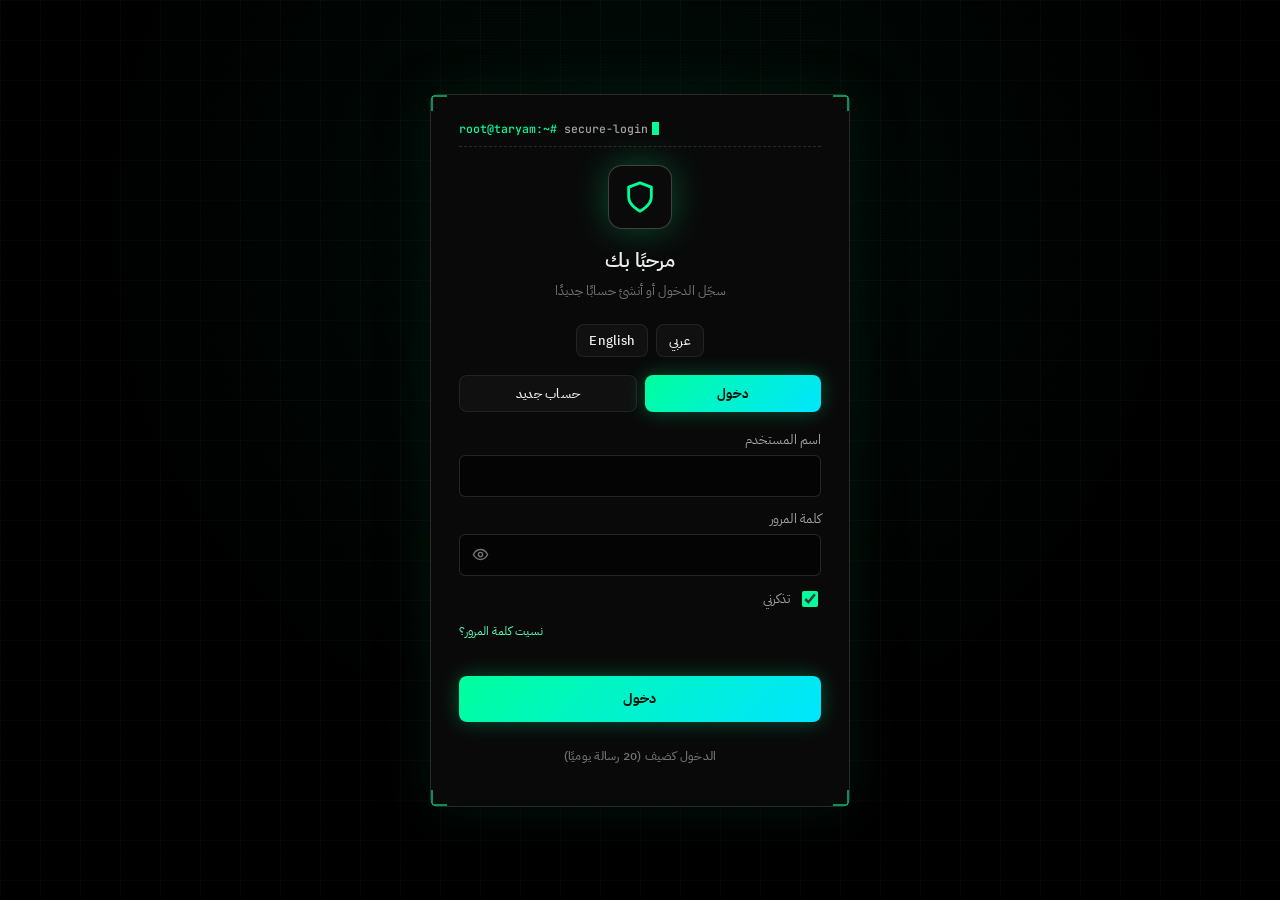
<file: index.html>
<!DOCTYPE html>
<html lang="ar" dir="rtl">
<head>
<meta charset="UTF-8">
<meta name="viewport" content="width=device-width, initial-scale=1.0, viewport-fit=cover">
<title>TARYAM Cyber — أدوات الأمن السيبراني</title>
<meta name="description" content="منصة احترافية لأدوات الأمن السيبراني بالذكاء الاصطناعي — 9 مزوّدين، دمج ذكي، 18 أداة.">
<meta name="theme-color" content="#000000">
<link rel="manifest" href="manifest.json">
<link rel="icon" href="icons/favicon-32.png" type="image/png" sizes="32x32">
<link rel="preconnect" href="https://fonts.googleapis.com">
<link rel="preconnect" href="https://fonts.gstatic.com" crossorigin>
<link href="https://fonts.googleapis.com/css2?family=IBM+Plex+Sans+Arabic:wght@300;400;500;600;700&family=JetBrains+Mono:wght@400;500;600;700&family=Inter:wght@400;500;600;700&display=swap" rel="stylesheet">
<style>
/* ═══════════════ AETHER DESIGN SYSTEM ═══════════════ */
:root{
  --bg:#000000;
  --bg-2:#0a0a0a;
  --surface:rgba(255,255,255,.03);
  --surface-2:rgba(255,255,255,.055);
  --surface-3:rgba(255,255,255,.08);
  --border:rgba(255,255,255,.08);
  --border-2:rgba(255,255,255,.13);
  --border-3:rgba(255,255,255,.22);
  --text:#ededed;
  --text-2:#a3a3a3;
  --text-3:#737373;
  --text-4:#525252;
  --primary:#00ff9c;
  --primary-2:#5cffbe;
  --cyan:#00e5ff;
  --pink:#ff3b5c;
  --gold:#fbbf24;
  --green:#34d399;
  --red:#f87171;
  --grad:linear-gradient(135deg,#00ff9c 0%,#00e5ff 100%);
  --grad-pink:linear-gradient(135deg,#ff3b5c 0%,#00ff9c 100%);
  --glow:0 0 36px rgba(0,255,156,.28);
  --glow-cyan:0 0 32px rgba(0,229,255,.22);
  --shadow-1:0 1px 2px rgba(0,0,0,.4);
  --shadow-2:0 4px 20px rgba(0,0,0,.35);
  --shadow-3:0 12px 48px rgba(0,0,0,.5);
  --radius:12px;
  --radius-lg:18px;
  --radius-sm:8px;
  --font-ar:'IBM Plex Sans Arabic','Inter',system-ui,sans-serif;
  --font-en:'Inter','IBM Plex Sans Arabic',system-ui,sans-serif;
  --font-mono:'JetBrains Mono','SF Mono','Consolas',monospace;
  --transition:.18s cubic-bezier(.4,0,.2,1);
  --transition-spring:.4s cubic-bezier(.34,1.56,.64,1);
}

*{box-sizing:border-box;-webkit-tap-highlight-color:transparent}
html,body{height:100%;margin:0}
body{
  font-family:var(--font-ar);
  font-weight:400;
  background:var(--bg);
  color:var(--text);
  display:flex;flex-direction:column;height:100vh;overflow:hidden;
  -webkit-font-smoothing:antialiased;
  -moz-osx-font-smoothing:grayscale;
}
html[dir="ltr"] body{font-family:var(--font-en)}
code,pre,kbd,.mono{font-family:var(--font-mono)}
::selection{background:rgba(0,255,156,.35);color:#fff}

/* ═══════════════ AURORA BACKGROUND ═══════════════ */
#auroraHost{position:fixed;inset:0;z-index:-2;overflow:hidden;pointer-events:none;background:var(--bg)}
#auroraHost::before{
  content:'';position:absolute;inset:0;
  background:
    radial-gradient(ellipse 60% 45% at 50% 0%, rgba(0,255,156,.035), transparent 70%);
  filter:blur(40px);opacity:.9;
  animation:auroraShift 22s ease-in-out infinite;
}
#auroraHost::after{
  content:'';position:absolute;inset:0;
  background-image:
    repeating-linear-gradient(0deg,rgba(0,0,0,.25) 0 1px,transparent 1px 3px),
    linear-gradient(rgba(255,255,255,.022) 1px,transparent 1px),
    linear-gradient(90deg,rgba(255,255,255,.022) 1px,transparent 1px);
  background-size:auto,40px 40px,40px 40px;
  mask-image:radial-gradient(ellipse at center,#000 30%,transparent 80%);
  -webkit-mask-image:radial-gradient(ellipse at center,#000 30%,transparent 80%);
}
@keyframes auroraShift{
  0%,100%{transform:translate(0,0) scale(1);opacity:.9}
  33%{transform:translate(3%,-2%) scale(1.05);opacity:1}
  66%{transform:translate(-2%,2%) scale(1.02);opacity:.85}
}
#vantaBg{position:fixed;inset:0;z-index:-1;pointer-events:none;opacity:0;transition:opacity .6s}
#vantaBg.active{opacity:.75}

/* ═══════════════ HEADER ═══════════════ */
header{
  display:flex;align-items:center;justify-content:space-between;
  padding:10px 18px;
  background:rgba(10,12,17,.62);
  backdrop-filter:blur(24px) saturate(140%);
  -webkit-backdrop-filter:blur(24px) saturate(140%);
  border-bottom:1px solid var(--border);
  flex-shrink:0;z-index:20;
}
header h1{font-size:15px;margin:0;display:flex;align-items:center;gap:11px;font-weight:600;letter-spacing:-.01em}
header h1 .brand{
  width:36px;height:36px;border-radius:11px;
  background:var(--grad);display:flex;align-items:center;justify-content:center;
  font-size:17px;box-shadow:var(--glow);overflow:hidden;flex-shrink:0;
  position:relative;
}
header h1 .brand::after{
  content:'';position:absolute;inset:0;border-radius:11px;
  background:linear-gradient(135deg,rgba(255,255,255,.3),transparent 50%);
  pointer-events:none;
}
header h1 .brand img{width:100%;height:100%;object-fit:cover}
header h1 .titles{display:flex;flex-direction:column;line-height:1.25}
header h1 .title-main{font-weight:600;font-size:14px;color:var(--text)}
header h1 .subtitle{font-size:10.5px;color:var(--text-3);font-weight:400;letter-spacing:.02em}

/* ═══════════════ BUTTONS ═══════════════ */
.btn{
  background:var(--surface);
  color:var(--text);
  border:1px solid var(--border);
  padding:8px 13px;border-radius:10px;cursor:pointer;
  font-size:12.5px;font-weight:500;font-family:inherit;
  transition:all var(--transition);
  display:inline-flex;align-items:center;gap:7px;
  white-space:nowrap;
  -webkit-user-select:none;user-select:none;
}
.btn:hover{background:var(--surface-2);border-color:var(--border-2);transform:translateY(-1px)}
.btn:active{transform:translateY(0)}
.btn.primary{
  background:var(--grad);border:none;color:#fff;font-weight:600;
  box-shadow:0 4px 20px rgba(0,255,156,.35);
}
.btn.primary:hover{box-shadow:0 8px 28px rgba(0,255,156,.5);transform:translateY(-1px)}
.btn.primary:disabled{opacity:.5;cursor:not-allowed;transform:none;box-shadow:none}
.btn.ghost{background:transparent;border-color:transparent}
.btn.ghost:hover{background:var(--surface)}
.btn.icon{padding:8px;min-width:36px;justify-content:center}
.btn svg{width:16px;height:16px;flex-shrink:0}

/* ═══════════════ LAYOUT ═══════════════ */
main{flex:1;display:flex;min-height:0;position:relative}
.panel-glass{
  background:rgba(13,15,20,.5);
  backdrop-filter:blur(20px) saturate(140%);
  -webkit-backdrop-filter:blur(20px) saturate(140%);
}

/* ═══════════════ SIDEBAR ═══════════════ */
#sidebar{
  width:260px;display:flex;flex-direction:column;flex-shrink:0;
  background:rgba(10,12,17,.42);
  backdrop-filter:blur(20px);
  -webkit-backdrop-filter:blur(20px);
}
html[dir="rtl"] #sidebar{border-left:1px solid var(--border)}
html[dir="ltr"] #sidebar{border-right:1px solid var(--border)}
.sidebar-head{padding:12px;display:flex;gap:8px;align-items:center}
.sidebar-head .btn.primary{flex:1;justify-content:center}
#history{flex:1;overflow-y:auto;padding:4px 8px 12px}
.hist-item{
  padding:10px 12px;border-radius:10px;margin-bottom:4px;cursor:pointer;font-size:12.5px;
  background:transparent;border:1px solid transparent;color:var(--text-2);
  transition:all var(--transition);display:flex;align-items:center;gap:8px;
}
.hist-item:hover{background:var(--surface);color:var(--text);border-color:var(--border)}
.hist-item.active{
  background:linear-gradient(135deg,rgba(0,255,156,.14),rgba(34,211,238,.10));
  border-color:rgba(0,255,156,.35);
  color:var(--text);
  box-shadow:inset 0 0 0 1px rgba(0,255,156,.15);
}
.hist-item .hist-title{flex:1;white-space:nowrap;overflow:hidden;text-overflow:ellipsis;font-weight:500}
.hist-item .hist-del{
  opacity:0;background:none;border:none;color:var(--text-3);cursor:pointer;
  padding:4px;border-radius:6px;transition:all var(--transition);display:flex;
}
.hist-item:hover .hist-del{opacity:.7}
.hist-item .hist-del:hover{opacity:1;color:var(--red);background:rgba(248,113,113,.12)}
.hist-item .hist-del svg{width:14px;height:14px}

/* ═══════════════ CHAT ═══════════════ */
#chatcol{
  width:420px;display:flex;flex-direction:column;flex-shrink:0;
  background:rgba(10,12,17,.25);
  position:relative;
}
html[dir="rtl"] #chatcol{border-left:1px solid var(--border)}
html[dir="ltr"] #chatcol{border-right:1px solid var(--border)}
/* --dock-h is the floating dock's live height (set from JS), so the last message is never hidden behind it. */
#messages{flex:1;overflow-y:auto;padding:20px 18px calc(var(--dock-h, 128px) + 28px);display:flex;flex-direction:column;gap:14px;scroll-behavior:smooth}
#messages::-webkit-scrollbar{width:6px}
#messages::-webkit-scrollbar-track{background:transparent}
#messages::-webkit-scrollbar-thumb{background:rgba(255,255,255,.08);border-radius:3px}
#messages::-webkit-scrollbar-thumb:hover{background:rgba(255,255,255,.16)}

.msg{
  padding:12px 15px;border-radius:16px;font-size:13.5px;line-height:1.75;
  max-width:92%;word-wrap:break-word;position:relative;
  animation:msgIn .32s cubic-bezier(.34,1.56,.64,1);
  font-weight:400;
}
@keyframes msgIn{from{opacity:0;transform:translateY(8px) scale(.98)}to{opacity:1;transform:translateY(0) scale(1)}}

.msg.user{
  background:linear-gradient(135deg,rgba(0,255,156,.9),rgba(34,211,238,.85));
  color:#fff;align-self:flex-end;border-bottom-right-radius:5px;
  box-shadow:0 6px 24px rgba(0,255,156,.28);
  font-weight:500;
}
html[dir="rtl"] .msg.user{border-bottom-right-radius:16px;border-bottom-left-radius:5px}

.msg.assistant{
  background:rgba(255,255,255,.035);
  border:1px solid var(--border);
  align-self:flex-start;border-bottom-left-radius:5px;
  backdrop-filter:blur(12px);
  -webkit-backdrop-filter:blur(12px);
}
html[dir="rtl"] .msg.assistant{border-bottom-left-radius:16px;border-bottom-right-radius:5px}

.msg.assistant.merged{
  border:1px solid rgba(0,255,156,.4);
  box-shadow:0 0 32px rgba(0,255,156,.14),inset 0 0 0 1px rgba(255,255,255,.02);
  background:linear-gradient(135deg,rgba(0,255,156,.04),rgba(34,211,238,.03));
}

/* Markdown in messages */
.md h1,.md h2,.md h3,.md h4{margin:12px 0 6px;line-height:1.4;font-weight:600}
.md h1{font-size:16px;background:var(--grad);-webkit-background-clip:text;-webkit-text-fill-color:transparent;background-clip:text}
.md h2{font-size:15px;color:var(--primary-2)}
.md h3{font-size:14px;color:var(--cyan)}
.md h4{font-size:13px;color:var(--text)}
.md p{margin:8px 0}
.md ul,.md ol{margin:8px 0;padding-inline-start:22px}
.md li{margin:4px 0}
.md strong{color:var(--primary-2);font-weight:600}
.md em{color:var(--text-2);font-style:italic}
.md code{
  background:rgba(0,255,156,.1);border:1px solid rgba(0,255,156,.18);
  border-radius:5px;padding:1px 6px;font-family:var(--font-mono);font-size:12px;
  color:var(--primary-2);direction:ltr;
}
.md pre{
  background:rgba(0,0,0,.4);border:1px solid var(--border);
  border-radius:10px;padding:12px 14px;overflow-x:auto;margin:10px 0;
  direction:ltr;text-align:left;
}
.md pre code{background:none;border:none;padding:0;color:#d4d8e2;font-size:12px}
.md hr{border:none;border-top:1px solid var(--border);margin:12px 0}
.md blockquote{border-inline-start:3px solid var(--primary);margin:8px 0;padding:4px 12px;color:var(--text-2);background:rgba(0,255,156,.05);border-radius:6px}
.md table{border-collapse:collapse;font-size:12.5px;margin:10px 0;border-radius:8px;overflow:hidden}
.md th,.md td{border:1px solid var(--border);padding:6px 10px;text-align:start}
.md th{background:var(--surface-2);font-weight:600;color:var(--text)}
.md a{color:var(--cyan);word-break:break-all;text-decoration:none;border-bottom:1px solid transparent;transition:border-color var(--transition)}
.md a:hover{border-bottom-color:var(--cyan)}

/* Provider tags */
.provider-tag{
  font-size:10.5px;font-weight:600;margin-bottom:6px;
  display:inline-flex;align-items:center;gap:6px;
  letter-spacing:.02em;text-transform:uppercase;
}
.provider-tag::before{content:'';width:6px;height:6px;border-radius:50%;background:currentColor;box-shadow:0 0 8px currentColor}
.merged-tag{
  background:var(--grad);-webkit-background-clip:text;-webkit-text-fill-color:transparent;
  font-weight:700;font-size:11.5px;
}
.merged-tag::before{background:linear-gradient(135deg,#00ff9c,#00e5ff);box-shadow:0 0 10px rgba(0,255,156,.8)}

/* Streaming cursor */
.streaming-cursor::after{
  content:'▊';color:var(--primary);margin-inline-start:2px;
  animation:blink .8s step-end infinite;
}
@keyframes blink{50%{opacity:0}}

/* Sources details */
details.md-sources{margin-top:12px;border-top:1px dashed var(--border);padding-top:10px}
details.md-sources summary{cursor:pointer;font-size:11.5px;color:var(--text-3);user-select:none;padding:4px 0;transition:color var(--transition)}
details.md-sources summary:hover{color:var(--text-2)}
.md-source{margin-top:12px;border:1px solid var(--border);border-radius:10px;padding:10px 14px;background:rgba(0,0,0,.15)}
.md-source-label{font-size:11px;font-weight:700;margin-bottom:6px;display:flex;justify-content:space-between;align-items:center}
.md-source-score{font-size:10px;background:rgba(52,211,153,.12);color:var(--green);padding:2px 7px;border-radius:6px;font-weight:600}

/* ═══════════════ DOCK (input) ═══════════════ */
#inputbar{
  position:absolute;bottom:14px;left:14px;right:14px;z-index:15;
  display:flex;flex-direction:column;gap:8px;
  padding:8px;
  background:rgba(15,18,25,.72);
  backdrop-filter:blur(24px) saturate(150%);
  -webkit-backdrop-filter:blur(24px) saturate(150%);
  border:1px solid var(--border-2);
  border-radius:20px;
  box-shadow:0 12px 48px rgba(0,0,0,.5),inset 0 1px 0 rgba(255,255,255,.05);
}
#inputbar textarea{
  width:100%;resize:none;background:transparent;border:none;
  color:var(--text);padding:8px 10px;font-family:inherit;font-size:13.5px;
  min-height:24px;max-height:140px;outline:none;line-height:1.5;
}
#inputbar textarea::placeholder{color:var(--text-4)}
#inputbar .dock-row{display:flex;gap:6px;align-items:center}
#inputbar .dock-icons{display:flex;gap:4px;flex:1;flex-wrap:wrap}
.dock-btn{
  background:transparent;border:none;color:var(--text-2);
  width:34px;height:34px;border-radius:10px;cursor:pointer;
  display:flex;align-items:center;justify-content:center;
  transition:all var(--transition);flex-shrink:0;
}
.dock-btn:hover{background:var(--surface-2);color:var(--text)}
.dock-btn.active{background:rgba(0,255,156,.18);color:var(--primary-2)}
.dock-btn svg{width:16px;height:16px}
.dock-btn.recording{background:rgba(248,113,113,.2);color:var(--red);animation:recPulse 1.2s infinite}
@keyframes recPulse{0%,100%{box-shadow:0 0 0 0 rgba(248,113,113,.5)}70%{box-shadow:0 0 0 10px rgba(248,113,113,0)}}
.dock-btn.transcribing{background:rgba(0,255,156,.2);color:var(--primary-2);opacity:.7}

#btnSend{
  background:var(--grad);border:none;color:#fff;
  padding:0 16px;height:34px;border-radius:10px;
  font-weight:600;font-size:12.5px;cursor:pointer;
  display:flex;align-items:center;gap:6px;
  box-shadow:0 4px 20px rgba(0,255,156,.35);
  transition:all var(--transition);font-family:inherit;
}
#btnSend:hover{box-shadow:0 6px 26px rgba(0,255,156,.5);transform:translateY(-1px)}
#btnSend:disabled{opacity:.5;cursor:not-allowed;transform:none}
#btnSend svg{width:15px;height:15px}

/* Toggles above input */
#chat-toggles{
  display:flex;gap:6px;flex-wrap:wrap;padding:0 4px;
}
.toggle-chip{
  display:inline-flex;align-items:center;gap:6px;
  background:var(--surface);border:1px solid var(--border);
  border-radius:20px;padding:5px 11px;font-size:11px;
  color:var(--text-3);cursor:pointer;font-weight:500;
  transition:all var(--transition);user-select:none;
}
.toggle-chip:hover{border-color:var(--border-2);color:var(--text-2)}
.toggle-chip.on{
  background:linear-gradient(135deg,rgba(0,255,156,.15),rgba(34,211,238,.12));
  border-color:rgba(0,255,156,.5);color:var(--primary-2);
}
.toggle-chip input{display:none}

/* Attachments strip */
/* One scrollable row inside the dock, so many files don't make it grow tall. */
#attachStrip{display:flex;flex-wrap:nowrap;gap:6px;padding:2px 4px 4px;overflow-x:auto;scrollbar-width:thin}
#attachStrip::-webkit-scrollbar{height:4px}
#attachStrip::-webkit-scrollbar-thumb{background:rgba(255,255,255,.12);border-radius:2px}
#attachStrip:empty{display:none}
.attach-chip{
  flex-shrink:0;
  display:flex;align-items:center;gap:6px;
  background:var(--surface-2);border:1px solid var(--border-2);
  border-radius:8px;padding:4px 8px;font-size:11.5px;color:var(--text-2);
  max-width:200px;
}
.attach-chip img{width:22px;height:22px;object-fit:cover;border-radius:4px}
.attach-chip .name{overflow:hidden;text-overflow:ellipsis;white-space:nowrap;max-width:130px}
.attach-chip .rm{cursor:pointer;color:var(--text-4);font-weight:bold;display:flex}
.attach-chip .rm:hover{color:var(--red)}
.attach-chip .rm svg{width:12px;height:12px}

/* Files shown inside a sent message */
.msg-files{display:flex;flex-wrap:wrap;gap:6px;margin-top:8px}
.msg-files.only{margin-top:0}
.msg-img{width:64px;height:64px;object-fit:cover;border-radius:8px;border:1px solid var(--border)}
.msg-file{
  display:inline-flex;align-items:center;gap:5px;max-width:170px;
  padding:3px 10px;border-radius:999px;direction:ltr;
  font:500 11.5px/1.5 var(--font-mono);
  background:rgba(255,255,255,.06);border:1px solid var(--border);color:var(--text-2);
}
.msg-file .ic{flex-shrink:0;font:700 9px/1 var(--font-mono);letter-spacing:.06em;color:var(--primary);opacity:.85}
.msg-file .nm{overflow:hidden;text-overflow:ellipsis;white-space:nowrap}
/* On the purple→cyan user bubble: dark glass and white text so names stay readable */
.msg.user .msg-file{background:rgba(8,10,18,.28);border-color:rgba(255,255,255,.3);color:#fff}
.msg-file.more{cursor:pointer}
.msg-file.more:hover{background:rgba(255,255,255,.14)}
.msg.user .msg-file.more:hover{background:rgba(8,10,18,.42)}
.msg-files .extra{display:none}
.msg-files.expanded .msg-file.extra{display:inline-flex}
.msg-files.expanded .msg-img.extra{display:block}


/* ═══════════════ WORKAREA ═══════════════ */
#workarea{flex:1;display:flex;flex-direction:column;min-width:0}
#tabs{
  display:flex;align-items:center;
  border-bottom:1px solid var(--border);
  background:rgba(10,12,17,.5);
  backdrop-filter:blur(20px);
  -webkit-backdrop-filter:blur(20px);
  padding:0 8px;
}
.tab{
  padding:14px 18px;cursor:pointer;font-size:13px;color:var(--text-3);
  font-weight:500;position:relative;transition:color var(--transition);
  display:flex;align-items:center;gap:7px;
}
.tab:hover{color:var(--text-2)}
.tab.active{color:var(--text)}
.tab.active::after{
  content:'';position:absolute;bottom:-1px;left:8px;right:8px;height:2px;
  background:var(--grad);border-radius:2px;
}
.tab svg{width:14px;height:14px}
#tabDownloadWrap{margin-inline-start:auto;padding:8px}
#panels{flex:1;min-height:0;position:relative}
.panel{position:absolute;inset:0;display:none}
.panel.active{display:flex}

#code{
  width:100%;height:100%;background:rgba(6,8,12,.6);
  color:#d4d8e2;border:none;resize:none;
  font-family:var(--font-mono);font-size:12.5px;padding:20px;
  direction:ltr;text-align:left;outline:none;line-height:1.65;
}
#previewFrame{width:100%;height:100%;border:none;background:#fff;border-radius:0}

/* Empty state */
.empty{
  display:flex;flex:1;align-items:center;justify-content:center;
  color:var(--text-3);text-align:center;flex-direction:column;gap:18px;padding:40px;
  background:radial-gradient(circle at center,rgba(0,255,156,.06),transparent 70%);
}
.empty .icon{
  width:80px;height:80px;border-radius:22px;
  background:var(--grad);display:flex;align-items:center;justify-content:center;
  font-size:34px;box-shadow:var(--glow);
  animation:floatIcon 3.5s ease-in-out infinite;
  position:relative;
}
.empty .icon::after{
  content:'';position:absolute;inset:-2px;border-radius:22px;
  background:var(--grad);filter:blur(20px);opacity:.5;z-index:-1;
}
@keyframes floatIcon{0%,100%{transform:translateY(0)}50%{transform:translateY(-10px)}}
.empty h2{color:var(--text);font-size:22px;margin:0;font-weight:600;letter-spacing:-.01em}
.empty p{max-width:420px;margin:0;font-size:13px;line-height:1.7}

/* ═══════════════ DIALOGS ═══════════════ */
dialog{
  background:rgba(15,18,25,.94);
  color:var(--text);
  border:1px solid var(--border-2);border-radius:20px;
  padding:0;width:480px;max-width:92vw;
  box-shadow:var(--shadow-3),inset 0 1px 0 rgba(255,255,255,.06);
  max-height:88vh;overflow-y:auto;
  backdrop-filter:blur(32px) saturate(160%);
  -webkit-backdrop-filter:blur(32px) saturate(160%);
}
dialog::backdrop{
  background:rgba(0,0,0,.65);
  backdrop-filter:blur(6px);
  -webkit-backdrop-filter:blur(6px);
  animation:fadeIn .2s ease;
}
@keyframes fadeIn{from{opacity:0}to{opacity:1}}
dialog[open]{animation:dialogIn .3s cubic-bezier(.34,1.56,.64,1)}
@keyframes dialogIn{from{opacity:0;transform:scale(.94) translateY(8px)}to{opacity:1;transform:scale(1) translateY(0)}}

dialog>*{padding-left:24px;padding-right:24px}
dialog>h3{padding-top:22px;margin-top:0;font-size:16px;font-weight:600;letter-spacing:-.01em}
dialog h3{font-weight:600}
dialog label{font-size:12.5px;color:var(--text-2);display:block;margin:14px 0 6px;font-weight:500}
dialog input,dialog select,dialog textarea{
  width:100%;padding:10px 13px;border-radius:10px;
  border:1px solid var(--border-2);
  background:rgba(0,0,0,.25);
  color:var(--text);font-size:13px;font-family:inherit;
  transition:all var(--transition);
}
dialog input:focus,dialog select:focus,dialog textarea:focus{
  outline:none;border-color:var(--primary);
  box-shadow:0 0 0 3px rgba(0,255,156,.15);
  background:rgba(0,0,0,.35);
}
dialog select option{background:#0f1219;color:var(--text)}

.dlg-actions{
  display:flex;justify-content:flex-end;gap:10px;
  padding:16px 24px 22px;
  border-top:1px solid var(--border);
  background:rgba(0,0,0,.15);
  position:sticky;bottom:0;
  margin-top:8px;
}

/* Settings sections */
.settings-section{
  border:1px solid var(--border);border-radius:14px;
  padding:14px;margin-bottom:12px;
  background:rgba(255,255,255,.02);
  transition:all var(--transition);
}
.settings-section:hover{border-color:var(--border-2)}
.settings-section .head{
  display:flex;align-items:center;justify-content:space-between;
  cursor:pointer;user-select:none;
}
.settings-section .head h3{margin:0;font-size:13.5px;font-weight:600;display:flex;align-items:center;gap:8px}
.settings-section .head .arrow{
  font-size:11px;transition:transform var(--transition);
  color:var(--text-3);display:flex;
}
.settings-section .head .arrow.open{transform:rotate(90deg)}
.settings-section .content{display:none;margin-top:14px}
.settings-section .content.open{display:block;animation:msgIn .2s ease}

/* Provider cards */
.provider-card{
  border-radius:12px;padding:14px;
  margin-bottom:10px;
  background:rgba(255,255,255,.025);
  border:1px solid var(--border);
  position:relative;overflow:hidden;
  transition:all var(--transition);
}
.provider-card::before{
  content:'';position:absolute;inset-inline-start:0;top:0;bottom:0;
  width:3px;background:var(--provider-color,var(--primary));
  box-shadow:0 0 16px var(--provider-color,var(--primary));
}
.provider-card:hover{border-color:var(--border-2);background:rgba(255,255,255,.035)}
.provider-card h4{
  margin:0 0 10px;font-size:13px;font-weight:600;
  display:flex;justify-content:space-between;align-items:center;gap:8px;flex-wrap:wrap;
}
.provider-card h4 .pname{color:var(--provider-color,var(--primary));display:flex;align-items:center;gap:6px}
.provider-card .model-row{display:flex;gap:6px;align-items:stretch}
.provider-card .model-row input{flex:1;min-width:0}
.provider-card .model-row .btn{flex-shrink:0;padding:8px 11px}
.model-badge{
  font-size:10px;background:rgba(0,255,156,.15);color:var(--primary-2);
  padding:2px 7px;border-radius:5px;font-weight:600;
}

/* ═══════════════ TOASTS ═══════════════ */
#toastHost{
  position:fixed;bottom:20px;left:50%;transform:translateX(-50%);
  z-index:99999;display:flex;flex-direction:column;gap:8px;
  pointer-events:none;max-width:min(420px,92vw);
}
.toast{
  background:rgba(15,18,25,.94);
  backdrop-filter:blur(20px);
  -webkit-backdrop-filter:blur(20px);
  border:1px solid var(--border-2);border-radius:12px;
  padding:12px 18px;font-size:13px;color:var(--text);
  box-shadow:var(--shadow-3);
  animation:toastIn .35s cubic-bezier(.34,1.56,.64,1);
  display:flex;align-items:center;gap:10px;
  pointer-events:auto;
}
@keyframes toastIn{from{opacity:0;transform:translateY(20px) scale(.9)}to{opacity:1;transform:translateY(0) scale(1)}}
.toast.out{animation:toastOut .25s ease forwards}
@keyframes toastOut{to{opacity:0;transform:translateY(10px) scale(.95)}}
.toast.success{border-color:rgba(52,211,153,.4);box-shadow:0 0 20px rgba(52,211,153,.15)}
.toast.error{border-color:rgba(248,113,113,.4);box-shadow:0 0 20px rgba(248,113,113,.15)}
.toast.info{border-color:rgba(0,255,156,.4);box-shadow:0 0 20px rgba(0,255,156,.15)}

/* ═══════════════ COMMAND PALETTE ═══════════════ */
#cmdPalette{
  position:fixed;inset:0;z-index:99998;
  background:rgba(0,0,0,.65);backdrop-filter:blur(6px);
  display:none;align-items:flex-start;justify-content:center;
  padding-top:14vh;
}
#cmdPalette.show{display:flex;animation:fadeIn .15s ease}
#cmdPalette .box{
  width:min(560px,92vw);
  background:rgba(15,18,25,.96);
  backdrop-filter:blur(32px);
  -webkit-backdrop-filter:blur(32px);
  border:1px solid var(--border-2);border-radius:18px;
  box-shadow:var(--shadow-3);
  overflow:hidden;
  animation:cmdIn .28s cubic-bezier(.34,1.56,.64,1);
}
@keyframes cmdIn{from{opacity:0;transform:translateY(-12px) scale(.96)}to{opacity:1;transform:translateY(0) scale(1)}}
#cmdPalette input{
  width:100%;padding:18px 22px;background:transparent;border:none;
  color:var(--text);font-size:15px;font-family:inherit;outline:none;
  border-bottom:1px solid var(--border);
}
#cmdPalette input::placeholder{color:var(--text-4)}
#cmdList{max-height:50vh;overflow-y:auto;padding:8px}
.cmd-item{
  padding:11px 14px;border-radius:10px;cursor:pointer;
  display:flex;align-items:center;gap:12px;font-size:13px;
  color:var(--text-2);transition:all var(--transition);
}
.cmd-item:hover,.cmd-item.sel{background:linear-gradient(135deg,rgba(0,255,156,.14),rgba(34,211,238,.10));color:var(--text)}
.cmd-item svg{width:16px;height:16px;color:var(--primary-2)}
.cmd-item kbd{
  margin-inline-start:auto;font-size:10px;background:var(--surface-2);
  border:1px solid var(--border-2);border-radius:5px;padding:2px 7px;
  color:var(--text-3);
}

/* ═══════════════ AUTH OVERLAY ═══════════════ */
#authOverlay{
  position:fixed;inset:0;z-index:9999;
  background:radial-gradient(circle at 50% 30%,rgba(0,255,156,.15),transparent 60%),var(--bg);
  display:none;align-items:center;justify-content:center;padding:20px;
}
#authOverlay.show{display:flex;animation:fadeIn .3s ease}
#authOverlay .card{
  width:100%;max-width:420px;
  background:rgba(15,18,25,.85);
  backdrop-filter:blur(32px);
  -webkit-backdrop-filter:blur(32px);
  border:1px solid var(--border-2);border-radius:22px;
  padding:32px 28px;
  box-shadow:var(--shadow-3),inset 0 1px 0 rgba(255,255,255,.06);
  position:relative;
}
#authOverlay .logo-wrap{display:flex;justify-content:center;margin-bottom:16px}
#authOverlay .logo{
  width:64px;height:64px;border-radius:18px;
  background:var(--grad);display:flex;align-items:center;justify-content:center;
  font-size:28px;box-shadow:var(--glow);
}
#authOverlay h2{margin:0 0 6px;text-align:center;font-size:20px;font-weight:600;letter-spacing:-.01em}
#authOverlay .sub{text-align:center;font-size:12.5px;color:var(--text-3);margin:0 0 24px}

/* ═══════════════ OFFLINE BANNER ═══════════════ */
#offlineBanner{
  display:none;position:fixed;top:0;left:0;right:0;z-index:10000;
  background:linear-gradient(90deg,#d97706,#b45309);
  color:#fff;font-size:12.5px;text-align:center;padding:8px 12px;
  font-weight:500;backdrop-filter:blur(8px);
}

/* ═══════════════ MOBILE ═══════════════ */
@media (max-width:860px){
  header{padding:8px 10px;flex-wrap:wrap;row-gap:6px}
  header h1{font-size:13px;flex:1 1 auto;overflow:hidden}
  .hdr-start{flex:1 1 auto;overflow:hidden;gap:8px}
  header h1 .subtitle{display:none}
  header .btn{padding:7px 9px;min-width:34px;height:34px;justify-content:center}
  header .btn span:not(.must-show):not(#headerClockTime){display:none}
  .resizer{display:none}
  #sidebar,#workarea{
    position:fixed;top:0;bottom:0;inset-inline-start:0;
    width:92vw;max-width:420px;height:100%;z-index:60;
    transition:transform .28s cubic-bezier(.4,0,.2,1);
    background:rgba(10,12,17,.96);
    backdrop-filter:blur(24px);
    -webkit-backdrop-filter:blur(24px);
    box-shadow:0 10px 50px rgba(0,0,0,.6);
  }
  #sidebar{transform:translateX(-100%);max-width:340px}
  #workarea{transform:translateX(-100%)}
  /* inset-inline-start:0 already pins the drawers to the right edge in RTL, so only
     the slide direction flips; pinning them to inline-end (= left) left the closed
     drawers on screen, covering the dock. */
  html[dir="rtl"] #sidebar,html[dir="rtl"] #workarea{transform:translateX(100%)}
  #sidebar.open,#workarea.open{transform:translateX(0)!important}
  #chatcol{width:100%}
  #messages{padding:16px 12px calc(var(--dock-h, 128px) + 24px)}
  #inputbar{bottom:10px;left:10px;right:10px;border-radius:18px}
  dialog{
    position:fixed;inset:0;margin:0;
    width:100vw;max-width:100vw;height:100dvh;max-height:100dvh;
    border-radius:0;border:none;
  }
}

/* Reduced motion */
@media (prefers-reduced-motion:reduce){
  *{animation-duration:.01ms!important;transition-duration:.01ms!important}
  #auroraHost::before{animation:none}
  #vantaBg{display:none}
}

/* Resizer */
.resizer{
  width:5px;flex-shrink:0;cursor:col-resize;z-index:6;
  background:transparent;transition:background var(--transition);
  position:relative;
}
.resizer::after{
  content:'';position:absolute;top:20%;bottom:20%;inset-inline-start:50%;
  width:1px;transform:translateX(-50%);
  background:var(--border);transition:all var(--transition);
}
.resizer:hover::after{top:0;bottom:0;background:var(--primary);width:2px;box-shadow:0 0 10px rgba(0,255,156,.6)}

/* Utility */
.hint{color:var(--text-3);font-size:11.5px;display:block;line-height:1.7}
.spinner{
  width:14px;height:14px;border:2px solid rgba(255,255,255,.2);
  border-top-color:#fff;border-radius:50%;display:inline-block;
  animation:spin .7s linear infinite;
}
@keyframes spin{to{transform:rotate(360deg)}}

/* Hide scrollbar on selects */
::-webkit-scrollbar{width:8px;height:8px}
::-webkit-scrollbar-track{background:transparent}
::-webkit-scrollbar-thumb{background:rgba(255,255,255,.08);border-radius:4px}
::-webkit-scrollbar-thumb:hover{background:rgba(0,255,156,.4)}

/* RTL specifics */
html[dir="rtl"] .provider-tag::before{order:2}

/* Mobile UI fallback for misreported viewports */
html.mobile-ui #sidebar,
html.mobile-ui #workarea{
  position:fixed;top:0;bottom:0;inset-inline-start:0;width:92vw;max-width:420px;height:100%;z-index:60;
  background:rgba(10,12,17,.96);backdrop-filter:blur(24px);
}
html.mobile-ui #sidebar{transform:translateX(-100%)}
html.mobile-ui #workarea{transform:translateX(-100%)}
html.mobile-ui[dir="rtl"] #sidebar,html.mobile-ui[dir="rtl"] #workarea{transform:translateX(100%)}
html.mobile-ui #sidebar.open,html.mobile-ui #workarea.open{transform:translateX(0)!important}
html.mobile-ui #chatcol{width:100%}
html.mobile-ui .resizer{display:none}

/* Header menu */
#headerMenuWrap{position:relative;display:inline-flex}
#headerMenuDropdown{
  display:none;position:absolute;top:calc(100% + 8px);inset-inline-end:0;
  background:rgba(15,18,25,.96);
  backdrop-filter:blur(24px);
  -webkit-backdrop-filter:blur(24px);
  border:1px solid var(--border-2);border-radius:14px;
  box-shadow:var(--shadow-3);padding:6px;z-index:200;
  flex-direction:column;gap:2px;min-width:210px;
}
#headerMenuDropdown.show{display:flex;animation:cmdIn .18s ease}
#headerMenuDropdown .btn{
  width:100%;justify-content:flex-start;background:transparent;
  border:none;padding:10px 12px;font-size:12.5px;
}
#headerMenuDropdown .btn:hover{background:var(--surface-2);transform:none}

/* Header buttons */
.hdr-btn{
  background:var(--surface);color:var(--text);
  border:1px solid var(--border);padding:8px 12px;border-radius:10px;
  cursor:pointer;font-size:12px;font-weight:500;font-family:inherit;
  display:inline-flex;align-items:center;gap:7px;
  transition:all var(--transition);height:36px;
}
.hdr-btn:hover{background:var(--surface-2);border-color:var(--border-2);transform:translateY(-1px)}
.hdr-btn svg{width:15px;height:15px}
.hdr-btn.primary{background:var(--grad);border:none;color:#fff}

/* Account bar: bottom of the sidebar, menu opens upwards */
#acctBar{position:relative;display:flex;align-items:center;gap:6px;padding:10px;border-top:1px solid var(--border)}
.acct-btn{flex:1;min-width:0;display:flex;align-items:center;gap:10px;padding:7px 8px;border-radius:8px;
  background:transparent;border:1px solid transparent;color:var(--text);cursor:pointer;text-align:start;font-family:inherit;transition:all var(--transition)}
.acct-btn:hover,.acct-btn[aria-expanded="true"]{background:var(--surface-2);border-color:var(--border)}
.acct-avatar{width:30px;height:30px;border-radius:50%;flex-shrink:0;display:grid;place-items:center;
  background:#0d0d0d;border:1px solid var(--border-3);color:var(--primary);font:700 13px var(--font-mono)}
.acct-avatar svg{width:15px;height:15px}
.acct-text{display:flex;flex-direction:column;min-width:0;line-height:1.3}
.acct-name{font-size:13px;font-weight:600;white-space:nowrap;overflow:hidden;text-overflow:ellipsis}
.acct-plan{font-size:11px;color:var(--text-3);white-space:nowrap;overflow:hidden;text-overflow:ellipsis}
.acct-chev{width:14px;height:14px;margin-inline-start:auto;color:var(--text-3);flex-shrink:0}
.acct-gear{width:36px;height:36px;flex-shrink:0;display:grid;place-items:center;border-radius:8px;cursor:pointer;
  background:transparent;border:1px solid transparent;color:var(--text-2);transition:all var(--transition)}
.acct-gear:hover{background:var(--surface-2);border-color:var(--border);color:var(--primary)}
.acct-gear svg{width:17px;height:17px}
#acctMenu{position:absolute;bottom:calc(100% + 6px);inset-inline:10px;z-index:40;display:none;flex-direction:column;padding:6px;
  background:rgba(14,14,14,.98);border:1px solid var(--border-2);border-radius:10px;box-shadow:var(--shadow-3),0 0 24px rgba(0,255,156,.08)}
#acctMenu.show{display:flex;animation:cmdIn .18s ease}
#acctMenu .acct-who{padding:8px 10px 6px;font-size:12px;color:var(--text-3);overflow:hidden;text-overflow:ellipsis;white-space:nowrap}
#acctMenu .mi{display:flex;align-items:center;gap:10px;width:100%;padding:8px 10px;border-radius:6px;background:none;border:0;
  color:var(--text);font-family:inherit;font-size:13px;cursor:pointer;text-align:start}
#acctMenu .mi:hover{background:var(--surface-2)}
#acctMenu .mi svg{width:16px;height:16px;flex-shrink:0;color:var(--text-2)}
#acctMenu .mi kbd{margin-inline-start:auto;font:11px var(--font-mono);color:var(--text-3);direction:ltr}
#acctMenu .mi.danger,#acctMenu .mi.danger svg{color:var(--red)}
#acctMenu hr{border:0;border-top:1px solid var(--border);margin:5px 4px}
#btnAcctMobile{display:none}

/* Clock dialog */
#clockDialog{width:520px}
#clockDialog .clock-box{
  text-align:center;background:rgba(0,0,0,.25);border:1px solid var(--border);
  border-radius:14px;padding:20px;margin-bottom:16px;
}
#clockGregorianTime{font-size:36px;font-weight:700;letter-spacing:-.02em;direction:ltr;font-family:var(--font-mono)}
#clockGregorianDate{font-size:13px;color:var(--text-3);margin-top:8px}
#clockHijriDate{font-size:14px;font-weight:600;margin-top:10px}

/* Sec tools nav */
#secToolsNav{display:flex;flex-wrap:wrap;gap:6px;margin-bottom:16px}
.secToolNavBtn{
  background:var(--surface);color:var(--text-2);
  border:1px solid var(--border);padding:6px 11px;border-radius:8px;
  cursor:pointer;font-size:11.5px;font-family:inherit;font-weight:500;
  transition:all var(--transition);
  display:inline-flex;align-items:center;gap:5px;
}
.secToolNavBtn:hover{background:var(--surface-2);color:var(--text)}
.secToolNavBtn.active{
  background:linear-gradient(135deg,rgba(0,255,156,.18),rgba(34,211,238,.12));
  border-color:rgba(0,255,156,.5);color:var(--primary-2);
}

.secToolAiResult{
  margin-top:12px;font-size:12.5px;line-height:1.75;
  white-space:pre-wrap;background:rgba(0,0,0,.25);
  border:1px solid var(--border);border-radius:10px;padding:12px;
  min-height:20px;color:var(--text-2);
}
.secToolAiResult:empty{display:none}

/* CTF */
.ctf-item{
  border:1px solid var(--border);border-radius:12px;
  padding:14px;margin-bottom:10px;background:rgba(0,0,0,.2);
  transition:all var(--transition);
}
.ctf-item.solved{border-color:rgba(52,211,153,.4);box-shadow:0 0 20px rgba(52,211,153,.1)}
.ctf-item h4{margin:0 0 8px;font-size:13px;font-weight:600;display:flex;align-items:center;gap:8px}
.ctf-item code{font-family:var(--font-mono);font-size:11.5px;color:var(--primary-2);background:rgba(0,255,156,.1);padding:2px 6px;border-radius:4px}

/* RTP list */
.hks-row{
  display:flex;justify-content:space-between;padding:10px 12px;
  border-bottom:1px solid var(--border);cursor:pointer;
  transition:background var(--transition);
}
.hks-row:hover{background:rgba(0,255,156,.06)}
.hks-row:last-child{border-bottom:none}

/* Background picker */
.bg-picker-grid{display:grid;grid-template-columns:repeat(auto-fill,minmax(110px,1fr));gap:10px}
.bg-item{
  cursor:pointer;border-radius:12px;padding:8px 6px;text-align:center;
  border:1px solid var(--border);background:rgba(0,0,0,.2);
  transition:all var(--transition);
}
.bg-item:hover{border-color:var(--border-2);background:rgba(0,0,0,.3)}
.bg-item.selected{border-color:var(--primary);box-shadow:0 0 16px rgba(0,255,156,.3)}
.bg-thumb{width:100%;height:44px;border-radius:8px;margin-bottom:6px;overflow:hidden;background:#05080a}
.bg-label{font-size:10.5px;line-height:1.3;color:var(--text-2)}

/* Drawer backdrop */
#drawerBackdrop{
  display:none;position:fixed;inset:0;
  background:rgba(0,0,0,.6);backdrop-filter:blur(4px);
  -webkit-backdrop-filter:blur(4px);z-index:55;
}
#drawerBackdrop.show{display:block;animation:fadeIn .2s ease}

/* Primary color variable propagation */
.msg.user{background:linear-gradient(135deg,var(--primary) 0%,var(--cyan) 100%)}
/* ═══════════════ CYBER CONSOLE THEME ═══════════════ */
.msg.assistant.failed{border-color:rgba(248,113,113,.45);box-shadow:inset 3px 0 0 var(--red)}
html[dir="rtl"] .msg.assistant.failed{box-shadow:inset -3px 0 0 var(--red)}
/* Terminal face for chrome and labels, neon on near-black, HUD corner brackets. */
header h1 .subtitle{font-family:var(--font-mono);color:var(--primary);opacity:.75;letter-spacing:.08em}
header{background:rgba(0,0,0,.82);border-bottom-color:var(--border-2);box-shadow:0 1px 0 rgba(0,255,156,.06),0 8px 30px rgba(0,0,0,.35)}
header h1 .brand{background:#0a0a0a;border:1px solid var(--border-3);box-shadow:0 0 18px rgba(0,255,156,.25)}
.sys-chip{display:inline-flex;align-items:center;gap:6px;padding:3px 9px;border-radius:999px;border:1px solid var(--border-2);
  background:rgba(0,255,156,.05);font:600 10px/1.4 var(--font-mono);letter-spacing:.12em;color:var(--primary);direction:ltr;white-space:nowrap}
.sys-chip i{width:7px;height:7px;border-radius:50%;background:var(--primary);box-shadow:0 0 8px var(--primary);animation:sysBlink 2s ease-in-out infinite}
.sys-chip.off{color:var(--red);border-color:rgba(248,113,113,.4);background:rgba(248,113,113,.08)}
.sys-chip.off i{background:var(--red);box-shadow:0 0 8px var(--red)}
@keyframes sysBlink{0%,100%{opacity:1}50%{opacity:.35}}
::selection{background:rgba(0,255,156,.3);color:#eafff5}

.btn,.hdr-btn{border-radius:8px;letter-spacing:.02em}
.btn:hover,.hdr-btn:hover{border-color:var(--border-3);box-shadow:0 0 14px rgba(0,255,156,.12)}
.btn.primary,#btnSend{color:#00150c;font-weight:700;border-radius:8px;box-shadow:0 0 20px rgba(0,255,156,.3)}
.btn.primary:hover,#btnSend:hover{box-shadow:0 0 30px rgba(0,255,156,.5)}
.btn.primary svg,#btnSend svg{stroke:#00150c}
#inputbar{background:rgba(14,14,14,.92);border-color:var(--border-2);box-shadow:0 0 0 1px rgba(0,255,156,.04),0 10px 40px rgba(0,0,0,.5)}
#chatcol,#sidebar{background:rgba(6,6,6,.7)}
.hist-item.active{box-shadow:inset 3px 0 0 var(--primary)}
html[dir="rtl"] .hist-item.active{box-shadow:inset -3px 0 0 var(--primary)}

/* HUD frame: corner brackets on cards and dialogs */
.hud,dialog,#authOverlay .card{
  --hud-c:rgba(0,255,156,.55);
  background-image:
    linear-gradient(var(--hud-c),var(--hud-c)),linear-gradient(var(--hud-c),var(--hud-c)),
    linear-gradient(var(--hud-c),var(--hud-c)),linear-gradient(var(--hud-c),var(--hud-c)),
    linear-gradient(var(--hud-c),var(--hud-c)),linear-gradient(var(--hud-c),var(--hud-c)),
    linear-gradient(var(--hud-c),var(--hud-c)),linear-gradient(var(--hud-c),var(--hud-c));
  background-repeat:no-repeat;
  background-size:16px 2px,2px 16px,16px 2px,2px 16px,16px 2px,2px 16px,16px 2px,2px 16px;
  background-position:top left,top left,top right,top right,bottom left,bottom left,bottom right,bottom right;
}
dialog{background-color:rgba(12,12,12,.97);border-radius:6px;border-color:var(--border-2)}
dialog>h3::before{content:'// ';color:var(--primary)}
dialog input:focus,dialog select:focus,dialog textarea:focus{box-shadow:0 0 0 3px rgba(0,255,156,.14),0 0 18px rgba(0,255,156,.12)}
dialog::backdrop{background:rgba(0,0,0,.75)}

/* Security tools: tabs read like terminal commands */
.secToolNavBtn{border-radius:6px;font-size:11.5px;letter-spacing:.03em}
.secToolNavBtn::before{content:'$';color:var(--text-4);font-family:var(--font-mono)}
.secToolNavBtn.active{background:rgba(0,255,156,.1);border-color:var(--primary);color:var(--primary);box-shadow:0 0 14px rgba(0,255,156,.2)}
.secToolNavBtn.active::before{content:'>';color:var(--primary)}

/* Empty preview pane */
.empty .icon{border-radius:14px;background:#0a0a0a;border:1px solid var(--border-3);box-shadow:0 0 30px rgba(0,255,156,.25)}
.empty .icon svg{stroke:var(--primary)}
.empty .icon::after{background:radial-gradient(circle,rgba(0,255,156,.35),transparent 70%)}

/* Security operations home, over the empty chat */
#socHome{display:none}

.soc-head{display:flex;flex-direction:column;gap:6px}
.soc-kicker{font:600 10.5px var(--font-mono);letter-spacing:.18em;color:var(--primary);direction:ltr;text-align:start}
.soc-head h2{margin:0;font-size:19px;font-weight:700;line-height:1.3;color:var(--text)}
.soc-head p{margin:0;font-size:12.5px;line-height:1.7;color:var(--text-2)}
.soc-stats{display:flex;flex-wrap:wrap;gap:6px}
.soc-stat{display:inline-flex;align-items:center;gap:6px;padding:4px 9px;border:1px solid var(--border);border-radius:6px;
  font-size:11px;color:var(--text-2);background:rgba(0,0,0,.25)}
.soc-stat i{width:6px;height:6px;border-radius:50%;background:var(--primary);box-shadow:0 0 6px var(--primary)}
.soc-stat.warn i{background:var(--gold);box-shadow:0 0 6px var(--gold)}
.soc-stat b{font:600 11px var(--font-mono);color:var(--text)}
.soc-grid{display:grid;grid-template-columns:repeat(2,minmax(0,1fr));gap:8px}
.soc-tile{position:relative;display:flex;flex-direction:column;gap:4px;padding:11px 12px;text-align:start;cursor:pointer;
  border:1px solid var(--border);border-radius:8px;background-color:rgba(0,0,0,.3);color:var(--text);font-family:inherit;
  transition:border-color var(--transition),box-shadow var(--transition),transform var(--transition);--hud-c:rgba(0,255,156,.35)}
.soc-tile:hover{border-color:var(--primary);box-shadow:0 0 18px rgba(0,255,156,.18);transform:translateY(-1px)}
.soc-tile code{font:700 10.5px var(--font-mono);letter-spacing:.12em;color:var(--primary);direction:ltr;text-align:start}
.soc-tile strong{font-size:13px;font-weight:600}
.soc-tile span{font-size:11px;line-height:1.55;color:var(--text-3);display:-webkit-box;-webkit-line-clamp:2;-webkit-box-orient:vertical;overflow:hidden}
.soc-all{margin-inline-start:auto;padding:4px 10px;font-size:11.5px}

/* Login: a secure terminal */
#authOverlay{background:radial-gradient(circle at 50% 25%,rgba(0,255,156,.05),transparent 60%),var(--bg)}
#authOverlay::before{content:'';position:absolute;inset:0;pointer-events:none;
  background-image:repeating-linear-gradient(0deg,rgba(0,0,0,.25) 0 1px,transparent 1px 3px),
    linear-gradient(rgba(255,255,255,.022) 1px,transparent 1px),linear-gradient(90deg,rgba(255,255,255,.022) 1px,transparent 1px);
  background-size:auto,40px 40px,40px 40px}
#authOverlay .card{background-color:rgba(10,10,10,.94);border-radius:8px;border-color:var(--border-2);box-shadow:0 0 50px rgba(0,255,156,.08),var(--shadow-3)}
#authOverlay .logo{border-radius:14px;background:#0a0a0a;border:1px solid var(--border-3)}
#authOverlay .logo svg{stroke:var(--primary)}
#authOverlay label{display:block;margin:12px 0 6px;font-size:12.5px;color:var(--text-2)}
#authOverlay input[type="text"],#authOverlay input[type="password"]{
  display:block;width:100%;margin-top:6px;padding:0 13px;border-radius:6px;border:1px solid var(--border-2);
  background:rgba(0,0,0,.45);color:var(--text);font-size:14px;font-family:inherit;transition:all var(--transition)}
#authOverlay input[type="text"]:focus,#authOverlay input[type="password"]:focus{outline:none;border-color:var(--primary);box-shadow:0 0 0 3px rgba(0,255,156,.14),0 0 18px rgba(0,255,156,.12)}
#authOverlay label:has(#authRememberMe){display:flex}
.hud-line{font:500 11.5px var(--font-mono);color:var(--text-2);margin:-6px 0 18px;padding-bottom:10px;border-bottom:1px dashed var(--border-2);text-align:left}
.hud-line span{color:var(--primary)}
.caret{display:inline-block;width:7px;height:13px;margin-left:4px;vertical-align:-2px;background:var(--primary);animation:caretBlink 1s steps(1) infinite}
@keyframes caretBlink{50%{opacity:0}}
@media (prefers-reduced-motion:reduce){.sys-chip i,.caret{animation:none}}
@media (max-width:860px){
  #btnAcctMobile{display:inline-flex}
  .sys-chip{padding:2px 7px;font-size:9px}
  #messages:empty ~ #socHome{padding:16px 14px 8px}
}
/* Side panel: the security operations center in place of preview / code (labels and download hidden) */
#workarea #tabs,#workarea #panels{display:none}
#messages{padding-inline:max(18px,calc((100% - 820px) / 2))}
#workarea{background:rgba(4,4,4,.55)}
#socPanel{flex:1;overflow-y:auto;padding:26px 28px 24px}
.soc-home{display:flex;flex-direction:column;gap:14px}
#socHome{display:none}
#socPanel .soc-grid{grid-template-columns:repeat(auto-fit,minmax(210px,1fr))}
.chat-hint{display:none}
#messages:empty ~ .chat-hint{display:flex;align-items:center;justify-content:center;gap:8px;position:absolute;inset:0 18px calc(var(--dock-h, 128px) + 30px);
  text-align:center;font-size:13px;color:var(--text-3);pointer-events:none}
.chat-hint span{font:700 13px var(--font-mono);color:var(--primary);direction:ltr}
.chat-hint b{font-weight:400;max-width:300px;line-height:1.7}

/* Composer: a command line, one control row, icon send */
#inputbar{inset-inline:max(14px,calc((100% - 720px) / 2));bottom:30px;gap:0;padding:0;border-radius:12px;overflow:hidden}
#inputbar:focus-within{border-color:var(--primary);box-shadow:0 0 0 1px rgba(0,255,156,.35),0 0 32px rgba(0,255,156,.12),0 10px 40px rgba(0,0,0,.5)}
.cmd-line{display:flex;align-items:flex-start;gap:8px;padding:10px 14px 2px}
.cmd-sigil{font:700 12px/22px var(--font-mono);color:var(--primary);flex-shrink:0;direction:ltr;user-select:none;text-shadow:0 0 10px rgba(0,255,156,.5)}
#inputbar #prompt{flex:1;min-height:22px;line-height:22px;padding:0;font-size:13.5px}
#attachStrip{padding:10px 14px 0}
#inputbar .dock-row{padding:2px 8px 7px;gap:8px}
#inputbar .dock-icons{align-items:center;gap:2px;min-width:0}
.dock-sep{width:1px;height:18px;background:var(--border-2);margin:0 6px}
.dock-btn{border-radius:8px}
#inputbar .dock-btn{width:30px;height:30px}
#inputbar .dock-btn svg{width:15px;height:15px}
.dock-send{display:flex;align-items:center;gap:6px;flex-shrink:0}
#chat-toggles{padding:0;gap:4px}
.toggle-chip{border-radius:6px;padding:5px 9px;font-size:11.5px;gap:7px;background:transparent;border-color:transparent}
.toggle-chip:hover{background:var(--surface-2);border-color:var(--border)}
.toggle-chip .sw{position:relative;width:22px;height:12px;border-radius:999px;background:rgba(255,255,255,.08);border:1px solid var(--border-2);flex-shrink:0;transition:all var(--transition)}
.toggle-chip .sw::after{content:'';position:absolute;top:1px;inset-inline-start:1px;width:8px;height:8px;border-radius:50%;background:var(--text-3);transition:all var(--transition)}
.toggle-chip.on{background:transparent;border-color:transparent;color:var(--text)}
.toggle-chip.on .sw{background:rgba(0,255,156,.25);border-color:var(--primary)}
.toggle-chip.on .sw::after{inset-inline-start:11px;background:var(--primary);box-shadow:0 0 6px var(--primary)}
#btnSend{width:34px;height:34px;padding:0;justify-content:center;border-radius:9px}
#btnSend span:not(.spinner){display:none}
#btnSend svg{width:15px;height:15px}
#btnStop{color:var(--text-3)}
.cmd-hint{position:absolute;bottom:10px;inset-inline:max(14px,calc((100% - 720px) / 2));font:11px var(--font-mono);color:var(--text-4);text-align:center;direction:ltr;pointer-events:none}
.cmd-hint b{font-family:var(--font-ar);font-weight:400;color:var(--text-3)}

/* Phones: the account menu drops from the header, no drawer */
#acctMenu.from-header{position:fixed;top:56px;bottom:auto;inset-inline:10px auto;width:min(300px,calc(100vw - 20px));z-index:70}
/* Three columns on desktop: projects | chat (fills) | operations panel, with drag bars
   that can push either side panel all the way in. */
@media (min-width:861px){
  html:not(.mobile-ui) #chatcol{flex:1;width:auto;min-width:320px}
  html:not(.mobile-ui) #workarea{flex:none;width:clamp(380px,46%,760px)}
}
#sidebar.collapsed,#workarea.collapsed{width:0!important;min-width:0!important;border:0!important;overflow:hidden;padding:0!important}
.resizer{width:9px;margin-inline:-2px;touch-action:none}
.resizer::after{top:calc(50% - 22px);bottom:auto;height:44px;width:3px;border-radius:3px;background:var(--border-3)}
.resizer:hover::after,.resizer.dragging::after,.resizer:focus-visible::after{top:0;bottom:0;height:auto;width:2px;border-radius:0;background:var(--primary);box-shadow:0 0 10px rgba(0,255,156,.6)}
.resizer:focus-visible{outline:none}
.resizer.edge::after{background:var(--primary);opacity:.7}
body.resizing{cursor:col-resize;user-select:none}
body.resizing iframe{pointer-events:none}

/* Panel buttons: small, on the drag bars on desktop; in the header on phones (no bars) */
.rz-btn{position:absolute;top:50%;left:50%;transform:translate(-50%,-50%);z-index:2;width:20px;height:28px;padding:0;display:grid;place-items:center;
  border-radius:6px;background:#0d0d0d;border:1px solid var(--border-2);color:var(--text-3);cursor:pointer;transition:color var(--transition),border-color var(--transition),box-shadow var(--transition)}
.rz-btn svg{width:12px;height:12px}
.rz-btn:hover,.resizer.edge .rz-btn{color:var(--primary);border-color:rgba(0,255,156,.45);box-shadow:0 0 10px rgba(0,255,156,.2)}
html[dir="ltr"] .rz-btn svg{transform:scaleX(-1)}
/* A collapsed panel leaves its bar at the window edge: keep the button inside the window */
#resizer1.edge .rz-btn{left:auto;inset-inline-start:100%;transform:translateY(-50%)}
#resizer2.edge .rz-btn{left:auto;inset-inline-end:100%;transform:translateY(-50%)}
.resizer::after{display:none}
.resizer:hover::after,.resizer.dragging::after,.resizer:focus-visible::after{display:block}
.panel-toggle{display:none}
.hdr-start{display:flex;align-items:center;gap:10px;min-width:0}
.panel-toggle svg{width:17px;height:17px}
.panel-toggle[aria-expanded="true"]{color:var(--primary);border-color:rgba(0,255,156,.35)}
html[dir="ltr"] .panel-toggle svg{transform:scaleX(-1)}

/* Projects sidebar */
.side-kicker{display:flex;align-items:center;justify-content:space-between;padding:14px 16px 0;font:600 10.5px var(--font-mono);letter-spacing:.16em;color:var(--text-3);direction:ltr}
.side-kicker span{color:var(--primary)}
.side-kicker b{font-weight:600;color:var(--text-2);padding:1px 7px;border:1px solid var(--border-2);border-radius:5px}
#btnNew{background:transparent;color:var(--primary);border:1px dashed rgba(0,255,156,.45);box-shadow:none;border-radius:8px;height:38px}
#btnNew svg{stroke:var(--primary)}
#btnNew:hover{background:rgba(0,255,156,.07);border-style:solid;box-shadow:0 0 16px rgba(0,255,156,.15)}
.hist-item{display:flex;align-items:center;gap:10px;border-radius:8px;padding:9px 10px;cursor:pointer}
.hist-glyph{font:700 12px var(--font-mono);color:var(--text-4);width:10px;flex-shrink:0;direction:ltr}
.hist-body{flex:1;min-width:0;display:flex;flex-direction:column;gap:1px}
.hist-item .hist-title{font-size:13px}
.hist-meta{font:500 10px var(--font-mono);letter-spacing:.08em;color:var(--text-4);direction:ltr;text-align:start}
.hist-item.active{background:rgba(0,255,156,.06);border-color:rgba(0,255,156,.28);color:var(--text)}
.hist-item.active .hist-glyph{color:var(--primary)}
.hist-item.active .hist-meta{color:var(--text-3)}

/* Phones: the side panel is a drawer, so the operations center shows in the empty chat */
html.mobile-ui #messages:empty ~ #socHome{display:flex;position:absolute;inset:0 0 auto 0;max-height:calc(100% - var(--dock-h, 128px) - 24px);overflow-y:auto;padding:22px 18px 10px}
html.mobile-ui #messages:empty ~ .chat-hint{display:none}
html.mobile-ui .panel-toggle{display:inline-flex}
@media (max-width:860px){
  #messages:empty ~ #socHome{display:flex;position:absolute;inset:0 0 auto 0;max-height:calc(100% - var(--dock-h, 128px) - 24px);overflow-y:auto;padding:22px 18px 10px}
  #messages:empty ~ .chat-hint{display:none}
  .panel-toggle{display:inline-flex}
  #inputbar{inset-inline:10px;bottom:12px}
  .cmd-hint{display:none}
  .soc-grid{grid-template-columns:repeat(2,minmax(0,1fr))}
  .toggle-chip span{font-size:11px}
}
</style>
</head>
<body>

<!-- Aurora Background -->
<div id="auroraHost"></div>
<div id="vantaBg"></div>

<!-- SVG Icons Sprite -->
<svg style="position:absolute;width:0;height:0;overflow:hidden" aria-hidden="true">
  <defs>
    <symbol id="i-shield" viewBox="0 0 24 24" fill="none" stroke="currentColor" stroke-width="2" stroke-linecap="round" stroke-linejoin="round"><path d="M12 22s8-4 8-10V5l-8-3-8 3v7c0 6 8 10 8 10z"/></symbol>
    <symbol id="i-plus" viewBox="0 0 24 24" fill="none" stroke="currentColor" stroke-width="2" stroke-linecap="round"><path d="M12 5v14M5 12h14"/></symbol>
    <symbol id="i-menu" viewBox="0 0 24 24" fill="none" stroke="currentColor" stroke-width="2" stroke-linecap="round"><path d="M3 12h18M3 6h18M3 18h18"/></symbol>
    <symbol id="i-clock" viewBox="0 0 24 24" fill="none" stroke="currentColor" stroke-width="2" stroke-linecap="round" stroke-linejoin="round"><circle cx="12" cy="12" r="10"/><path d="M12 6v6l4 2"/></symbol>
    <symbol id="i-settings" viewBox="0 0 24 24" fill="none" stroke="currentColor" stroke-width="2" stroke-linecap="round" stroke-linejoin="round"><circle cx="12" cy="12" r="3"/><path d="M19.4 15a1.65 1.65 0 0 0 .33 1.82l.06.06a2 2 0 1 1-2.83 2.83l-.06-.06a1.65 1.65 0 0 0-1.82-.33 1.65 1.65 0 0 0-1 1.51V21a2 2 0 1 1-4 0v-.09A1.65 1.65 0 0 0 9 19.4a1.65 1.65 0 0 0-1.82.33l-.06.06a2 2 0 1 1-2.83-2.83l.06-.06a1.65 1.65 0 0 0 .33-1.82 1.65 1.65 0 0 0-1.51-1H3a2 2 0 1 1 0-4h.09A1.65 1.65 0 0 0 4.6 9a1.65 1.65 0 0 0-.33-1.82l-.06-.06a2 2 0 1 1 2.83-2.83l.06.06a1.65 1.65 0 0 0 1.82.33H9a1.65 1.65 0 0 0 1-1.51V3a2 2 0 1 1 4 0v.09a1.65 1.65 0 0 0 1 1.51 1.65 1.65 0 0 0 1.82-.33l.06-.06a2 2 0 1 1 2.83 2.83l-.06.06a1.65 1.65 0 0 0-.33 1.82V9a1.65 1.65 0 0 0 1.51 1H21a2 2 0 1 1 0 4h-.09a1.65 1.65 0 0 0-1.51 1z"/></symbol>
    <symbol id="i-more-v" viewBox="0 0 24 24" fill="currentColor"><circle cx="12" cy="5" r="2"/><circle cx="12" cy="12" r="2"/><circle cx="12" cy="19" r="2"/></symbol>
    <symbol id="i-folder" viewBox="0 0 24 24" fill="none" stroke="currentColor" stroke-width="2" stroke-linecap="round" stroke-linejoin="round"><path d="M22 19a2 2 0 0 1-2 2H4a2 2 0 0 1-2-2V5a2 2 0 0 1 2-2h5l2 3h9a2 2 0 0 1 2 2z"/></symbol>
    <symbol id="i-tools" viewBox="0 0 24 24" fill="none" stroke="currentColor" stroke-width="2" stroke-linecap="round" stroke-linejoin="round"><path d="M14.7 6.3a1 1 0 0 0 0 1.4l1.6 1.6a1 1 0 0 0 1.4 0l3.77-3.77a6 6 0 0 1-7.94 7.94l-6.91 6.91a2.12 2.12 0 0 1-3-3l6.91-6.91a6 6 0 0 1 7.94-7.94l-3.76 3.76z"/></symbol>
    <symbol id="i-download" viewBox="0 0 24 24" fill="none" stroke="currentColor" stroke-width="2" stroke-linecap="round" stroke-linejoin="round"><path d="M21 15v4a2 2 0 0 1-2 2H5a2 2 0 0 1-2-2v-4M7 10l5 5 5-5M12 15V3"/></symbol>
    <symbol id="i-install" viewBox="0 0 24 24" fill="none" stroke="currentColor" stroke-width="2" stroke-linecap="round" stroke-linejoin="round"><path d="M12 2v20M2 12h20"/></symbol>
    <symbol id="i-logout" viewBox="0 0 24 24" fill="none" stroke="currentColor" stroke-width="2" stroke-linecap="round" stroke-linejoin="round"><path d="M9 21H5a2 2 0 0 1-2-2V5a2 2 0 0 1 2-2h4M16 17l5-5-5-5M21 12H9"/></symbol>
    <symbol id="i-user" viewBox="0 0 24 24" fill="none" stroke="currentColor" stroke-width="2" stroke-linecap="round" stroke-linejoin="round"><path d="M20 21v-2a4 4 0 0 0-4-4H8a4 4 0 0 0-4 4v2"/><circle cx="12" cy="7" r="4"/></symbol>
    <symbol id="i-trash" viewBox="0 0 24 24" fill="none" stroke="currentColor" stroke-width="2" stroke-linecap="round" stroke-linejoin="round"><path d="M3 6h18M19 6v14a2 2 0 0 1-2 2H7a2 2 0 0 1-2-2V6m3 0V4a2 2 0 0 1 2-2h4a2 2 0 0 1 2 2v2"/></symbol>
    <symbol id="i-attach" viewBox="0 0 24 24" fill="none" stroke="currentColor" stroke-width="2" stroke-linecap="round" stroke-linejoin="round"><path d="M21.44 11.05l-9.19 9.19a6 6 0 0 1-8.49-8.49l9.19-9.19a4 4 0 0 1 5.66 5.66l-9.2 9.19a2 2 0 0 1-2.83-2.83l8.49-8.48"/></symbol>
    <symbol id="i-smile" viewBox="0 0 24 24" fill="none" stroke="currentColor" stroke-width="2" stroke-linecap="round" stroke-linejoin="round"><circle cx="12" cy="12" r="10"/><path d="M8 14s1.5 2 4 2 4-2 4-2M9 9h.01M15 9h.01"/></symbol>
    <symbol id="i-mic" viewBox="0 0 24 24" fill="none" stroke="currentColor" stroke-width="2" stroke-linecap="round" stroke-linejoin="round"><path d="M12 1a3 3 0 0 0-3 3v8a3 3 0 0 0 6 0V4a3 3 0 0 0-3-3z"/><path d="M19 10v2a7 7 0 0 1-14 0v-2M12 19v4M8 23h8"/></symbol>
    <symbol id="i-headphones" viewBox="0 0 24 24" fill="none" stroke="currentColor" stroke-width="2" stroke-linecap="round" stroke-linejoin="round"><path d="M3 18v-6a9 9 0 0 1 18 0v6"/><path d="M21 19a2 2 0 0 1-2 2h-1a2 2 0 0 1-2-2v-3a2 2 0 0 1 2-2h3zM3 19a2 2 0 0 0 2 2h1a2 2 0 0 0 2-2v-3a2 2 0 0 0-2-2H3z"/></symbol>
    <symbol id="i-stop" viewBox="0 0 24 24" fill="currentColor"><rect x="6" y="6" width="12" height="12" rx="2"/></symbol>
    <symbol id="i-send" viewBox="0 0 24 24" fill="none" stroke="currentColor" stroke-width="2" stroke-linecap="round" stroke-linejoin="round"><path d="M22 2L11 13M22 2l-7 20-4-9-9-4 20-7z"/></symbol>
    <symbol id="i-preview" viewBox="0 0 24 24" fill="none" stroke="currentColor" stroke-width="2" stroke-linecap="round" stroke-linejoin="round"><path d="M1 12s4-8 11-8 11 8 11 8-4 8-11 8-11-8-11-8z"/><circle cx="12" cy="12" r="3"/></symbol>
    <symbol id="i-code" viewBox="0 0 24 24" fill="none" stroke="currentColor" stroke-width="2" stroke-linecap="round" stroke-linejoin="round"><polyline points="16 18 22 12 16 6"/><polyline points="8 6 2 12 8 18"/></symbol>
    <symbol id="i-search" viewBox="0 0 24 24" fill="none" stroke="currentColor" stroke-width="2" stroke-linecap="round" stroke-linejoin="round"><circle cx="11" cy="11" r="8"/><path d="M21 21l-4.35-4.35"/></symbol>
    <symbol id="i-x" viewBox="0 0 24 24" fill="none" stroke="currentColor" stroke-width="2" stroke-linecap="round"><path d="M18 6L6 18M6 6l12 12"/></symbol>
    <symbol id="i-volume" viewBox="0 0 24 24" fill="none" stroke="currentColor" stroke-width="2" stroke-linecap="round" stroke-linejoin="round"><polygon points="11 5 6 9 2 9 2 15 6 15 11 19 11 5"/><path d="M19.07 4.93a10 10 0 0 1 0 14.14M15.54 8.46a5 5 0 0 1 0 7.07"/></symbol>
    <symbol id="i-refresh" viewBox="0 0 24 24" fill="none" stroke="currentColor" stroke-width="2" stroke-linecap="round" stroke-linejoin="round"><path d="M23 4v6h-6M1 20v-6h6"/><path d="M3.51 9a9 9 0 0 1 14.85-3.36L23 10M1 14l4.64 4.36A9 9 0 0 0 20.49 15"/></symbol>
  </defs>
</svg>

<!-- Toast Host -->
<div id="toastHost"></div>

<!-- Offline Banner -->
<div id="offlineBanner"><span data-i18n="offlineBanner">أنت غير متصل بالإنترنت</span></div>

<!-- Auth Overlay -->
<div id="authOverlay">
  <div class="card">
    <div class="hud-line" dir="ltr"><span>root@taryam:~#</span> secure-login<i class="caret"></i></div>
    <div class="logo-wrap"><div class="logo"><svg width="34" height="34" viewBox="0 0 24 24" fill="none" stroke="#fff" stroke-width="2" stroke-linecap="round" stroke-linejoin="round"><path d="M12 22s8-4 8-10V5l-8-3-8 3v7c0 6 8 10 8 10z"/></svg></div></div>
    <h2 data-i18n="authTitle">مرحبًا بك</h2>
    <p class="sub" data-i18n="authSubtitle">سجّل الدخول أو أنشئ حسابًا جديدًا</p>
    <div style="display:flex;gap:8px;justify-content:center;margin:12px 0">
      <button type="button" class="btn" id="btnAuthLangAr" style="padding:6px 12px">عربي</button>
      <button type="button" class="btn" id="btnAuthLangEn" style="padding:6px 12px">English</button>
    </div>
    <div style="display:flex;gap:8px;margin:18px 0">
      <button type="button" class="btn primary" id="authTabLogin" style="flex:1;justify-content:center" data-i18n="authTabLogin">دخول</button>
      <button type="button" class="btn" id="authTabSignup" style="flex:1;justify-content:center" data-i18n="authTabSignup">حساب جديد</button>
    </div>
    <form id="authForm">
      <label><span data-i18n="authUsernameLabel">اسم المستخدم</span>
        <input type="text" id="authUsername" autocomplete="username" style="height:42px">
      </label>
      <label id="authRecoveryRow" style="display:none"><span data-i18n="authRecoveryLabel">رمز الاسترجاع</span>
        <input type="text" id="authRecoveryCode" placeholder="XXXX-XXXX-XXXX" style="height:42px;direction:ltr;text-align:center;font-family:var(--font-mono)">
      </label>
      <label><span id="authPasswordLabelText" data-i18n="authPasswordLabel">كلمة المرور</span>
        <div style="position:relative">
          <input type="password" id="authPassword" autocomplete="current-password" style="height:42px;padding-inline-end:44px">
          <button type="button" id="authTogglePassBtn" style="position:absolute;inset-inline-end:4px;top:4px;height:34px;width:34px;border:none;background:transparent;cursor:pointer;color:var(--text-3);display:flex;align-items:center;justify-content:center;border-radius:8px" aria-label="إظهار كلمة المرور"><svg width="17" height="17" viewBox="0 0 24 24" fill="none" stroke="currentColor" stroke-width="2" stroke-linecap="round" stroke-linejoin="round"><path d="M2 12s3.5-7 10-7 10 7 10 7-3.5 7-10 7S2 12 2 12z"/><circle cx="12" cy="12" r="3"/></svg></button>
        </div>
      </label>
      <label style="display:flex;align-items:center;gap:8px;margin:12px 0;font-size:12.5px;cursor:pointer">
        <input type="checkbox" id="authRememberMe" checked style="width:16px;height:16px;accent-color:var(--primary)"><span data-i18n="authRememberMe">تذكرني</span>
      </label>
      <div style="text-align:end;margin-bottom:8px;display:flex;gap:12px;justify-content:flex-end">
        <a href="#" id="authForgotLink" style="font-size:12px;color:var(--primary-2);text-decoration:none" data-i18n="authForgotLink">نسيت كلمة المرور؟</a>
        <a href="#" id="authBackToLoginLink" style="font-size:12px;color:var(--primary-2);text-decoration:none;display:none" data-i18n="authBackToLogin">رجوع</a>
      </div>
      <div id="authError" style="color:var(--red);font-size:12.5px;min-height:18px;margin-bottom:10px"></div>
      <button type="submit" class="btn primary" id="authSubmitBtn" style="width:100%;height:46px;justify-content:center;font-size:13.5px" data-i18n="authSubmitLogin">دخول</button>
    </form>
    <div style="text-align:center;margin-top:16px">
      <button type="button" class="btn ghost" id="btnGuestMode" style="font-size:12px;color:var(--text-3)" data-i18n="guestMode">الدخول كضيف</button>
    </div>
  </div>
</div>

<!-- Recovery Modal -->
<div id="authRecoveryModal" style="position:fixed;inset:0;z-index:10000;background:rgba(0,0,0,.85);backdrop-filter:blur(8px);display:none;align-items:center;justify-content:center;padding:20px">
  <div style="max-width:460px;width:100%;background:rgba(15,18,25,.95);border:1px solid var(--border-2);border-radius:22px;padding:28px;text-align:center;box-shadow:var(--shadow-3)">
    <h3 style="margin-top:0;font-size:17px" data-i18n="authRecoveryModalTitle">احتفظ برمز الاسترجاع</h3>
    <p style="font-size:12.5px;color:var(--text-3);line-height:1.7" data-i18n="authRecoveryModalDesc">هذا الرمز الوحيد لاستعادة حسابك.</p>
    <div id="authRecoveryCodeDisplay" style="font-family:var(--font-mono);font-size:16px;direction:ltr;background:rgba(0,0,0,.4);border:1px solid var(--border);border-radius:12px;padding:16px;margin:18px 0;word-break:break-all;color:var(--primary-2)"></div>
    <div style="display:flex;gap:8px">
      <button type="button" class="btn" id="authCopyRecoveryBtn" style="flex:1;justify-content:center">نسخ</button>
      <button type="button" class="btn primary" id="authAckRecoveryBtn" style="flex:1;justify-content:center">حفظته</button>
    </div>
  </div>
</div>

<!-- Header -->
<header>
  <div class="hdr-start">
  <button class="hdr-btn icon panel-toggle" id="btnToggleSide" type="button" title="إظهار / إخفاء المشاريع" aria-controls="sidebar"><svg viewBox="0 0 24 24" fill="none" stroke="currentColor" stroke-width="2" stroke-linecap="round" stroke-linejoin="round"><rect x="3" y="4" width="18" height="16" rx="2"/><path d="M15 4v16"/></svg></button>
  <h1>
    <span class="brand"><img src="icons/icon-192.png" alt="logo" onerror="this.parentNode.innerHTML='<svg width=\'20\' height=\'20\' viewBox=\'0 0 24 24\' fill=\'none\' stroke=\'#fff\' stroke-width=\'2.5\' stroke-linecap=\'round\' stroke-linejoin=\'round\'><path d=\'M12 22s8-4 8-10V5l-8-3-8 3v7c0 6 8 10 8 10z\'/></svg>'"></span>
    <span class="titles">
      <span class="title-main" data-i18n="appTitle">تريم سايبر</span>
      <span class="subtitle">TARYAM // SECURITY CONSOLE</span>
    </span>
    <span class="sys-chip" id="sysChip"><i></i><b id="sysChipText">ONLINE</b></span>
  </h1>
  </div>
  <div style="display:flex;gap:8px;flex-wrap:wrap;justify-content:flex-end;align-items:center">
    <button class="hdr-btn" id="btnCmdK" title="Command Palette (Ctrl+K)">
      <svg><use href="#i-search"/></svg>
      <kbd style="font-family:var(--font-mono);font-size:10px;background:var(--surface-2);padding:2px 6px;border-radius:4px;border:1px solid var(--border-2);color:var(--text-3)">⌘K</kbd>
    </button>
    <button class="hdr-btn" id="btnClock" style="font-variant-numeric:tabular-nums">
      <svg><use href="#i-clock"/></svg>
      <span id="headerClockTime" style="direction:ltr;font-weight:600;font-family:var(--font-mono);font-size:11.5px">--:--:--</span>
    </button>
    <button class="hdr-btn icon" id="btnAcctMobile" title="الحساب"><svg><use href="#i-user"/></svg></button>
    <div id="headerMenuWrap">
      <button class="hdr-btn icon" id="btnHeaderMenu" style="padding:8px"><svg><use href="#i-more-v"/></svg></button>
      <div id="headerMenuDropdown">
        <button class="btn" id="btnToggleProjects"><svg><use href="#i-folder"/></svg> <span data-i18n="projectsListTitle">المشاريع</span></button>
        <button class="btn" id="btnSecTools"><svg><use href="#i-tools"/></svg> <span data-i18n="secToolsTitle">أدوات الأمن</span></button>
        <a class="btn" id="linkCasino" href="lab/casino.html" style="text-decoration:none"><svg><use href="#i-shield"/></svg> <span data-i18n="casinoTitle">كيف يكسب الكازينو</span></a>
        <a class="btn" id="linkRtpLab" href="lab/index.html" style="text-decoration:none"><svg><use href="#i-preview"/></svg> <span data-i18n="rtpLabTitle">مختبر RTP</span></a>
        <button class="btn" id="btnInstall"><svg><use href="#i-install"/></svg> <span data-i18n="install">تثبيت التطبيق</span></button>
      </div>
    </div>
    <button class="hdr-btn icon panel-toggle" id="btnTogglePanel" type="button" title="إظهار / إخفاء مركز العمليات" aria-controls="workarea"><svg viewBox="0 0 24 24" fill="none" stroke="currentColor" stroke-width="2" stroke-linecap="round" stroke-linejoin="round"><rect x="3" y="4" width="18" height="16" rx="2"/><path d="M9 4v16"/></svg></button>
  </div>
</header>

<div id="drawerBackdrop"></div>

<main>
  <div id="sidebar">
    <div class="side-kicker"><span>// PROJECTS</span><b id="projCount">0</b></div>
    <div class="sidebar-head">
      <button class="btn primary" id="btnNew" style="flex:1;justify-content:center">
        <svg><use href="#i-plus"/></svg>
        <span data-i18n="newProject">مشروع جديد</span>
      </button>
    </div>
    <div id="history"></div>
    <div id="acctBar">
      <div id="acctMenu" role="menu">
        <div class="acct-who" id="acctWho" dir="auto"></div>
        <button type="button" class="mi" id="miSettings" role="menuitem"><svg><use href="#i-settings"/></svg><span data-i18n="settings">الإعدادات</span><kbd>Ctrl+,</kbd></button>
        <button type="button" class="mi" id="miLang" role="menuitem"><svg viewBox="0 0 24 24" fill="none" stroke="currentColor" stroke-width="2" stroke-linecap="round" stroke-linejoin="round"><circle cx="12" cy="12" r="10"/><path d="M2 12h20M12 2a15 15 0 0 1 0 20M12 2a15 15 0 0 0 0 20"/></svg><span data-i18n="acctLang">اللغة</span><kbd id="miLangNext"></kbd></button>
        <hr>
        <button type="button" class="mi" id="miInstall" role="menuitem"><svg><use href="#i-install"/></svg><span data-i18n="install">تثبيت التطبيق</span></button>
        <hr>
        <button type="button" class="mi" id="btnAcctLogin" role="menuitem"><svg><use href="#i-user"/></svg><span data-i18n="acctLogin">تسجيل الدخول</span></button>
        <button type="button" class="mi danger" id="btnLogout" role="menuitem" style="display:none"><svg><use href="#i-logout"/></svg><span data-i18n="logout">خروج</span></button>
      </div>
      <button type="button" class="acct-btn" id="btnAcct" aria-haspopup="menu">
        <span class="acct-avatar" id="acctAvatar"></span>
        <span class="acct-text"><span class="acct-name" id="acctName" dir="auto"></span><span class="acct-plan" id="acctPlan"></span></span>
        <svg class="acct-chev" viewBox="0 0 24 24" fill="none" stroke="currentColor" stroke-width="2" stroke-linecap="round" stroke-linejoin="round"><path d="m18 15-6-6-6 6"/></svg>
      </button>
      <button type="button" class="acct-gear" id="btnSettings" title="الإعدادات"><svg><use href="#i-settings"/></svg></button>
    </div>
  </div>

  <div class="resizer" id="resizer1" role="separator" aria-orientation="vertical" tabindex="0" title="اسحب لتغيير العرض"><button type="button" class="rz-btn" id="rzSide" title="إظهار / إخفاء المشاريع" aria-controls="sidebar"><svg viewBox="0 0 24 24" fill="none" stroke="currentColor" stroke-width="2" stroke-linecap="round" stroke-linejoin="round"><rect x="3" y="4" width="18" height="16" rx="2"/><path d="M15 4v16"/></svg></button></div>

  <div id="chatcol">
    <div id="messages"></div>
    <!-- Shown only while the conversation is empty (see #messages:not(:empty) ~ #socHome). -->
    <section id="socHome" class="soc-home" aria-labelledby="socTitle"></section>

    <!-- The dock floats over the bottom of the chat column, so everything that belongs
         to the composer (toggles, attachments) lives inside it; outside it they were
         laid out underneath the dock and ended up hidden or cut off. -->
    <div id="inputbar">
      <input type="file" id="attachInput" accept="image/*,.txt,.py,.js,.json,.md,.html,.log,.css,.csv" multiple style="display:none">
      <div id="attachStrip"></div>
      <div class="cmd-line">
        <span class="cmd-sigil" aria-hidden="true">&gt;_</span>
        <textarea id="prompt" rows="1" data-i18n-placeholder="promptPlaceholder" placeholder="صف ما تريد... مثال: اشرح ثغرة XSS"></textarea>
      </div>
      <div class="dock-row">
        <div class="dock-icons">
          <button class="dock-btn" id="btnAttach" type="button" title="إرفاق"><svg><use href="#i-attach"/></svg></button>
          <button class="dock-btn" id="btnMic" type="button" title="تحدث"><svg><use href="#i-mic"/></svg></button>
          <button class="dock-btn" id="btnVoiceChat" type="button" title="محادثة صوتية"><svg><use href="#i-headphones"/></svg></button>
          <span class="dock-sep" aria-hidden="true"></span>
          <div id="chat-toggles">
            <label class="toggle-chip" id="chip-askall">
              <input type="checkbox" id="chkAskAll">
              <i class="sw" aria-hidden="true"></i><span data-i18n="askAllLabel">اسأل كل المزوّدين</span>
            </label>
            <label class="toggle-chip on" id="chip-merge">
              <input type="checkbox" id="chkMerge" checked>
              <i class="sw" aria-hidden="true"></i><span data-i18n="mergeLabel">دمج ذكي</span>
            </label>
          </div>
        </div>
        <div class="dock-send">
          <button class="dock-btn" id="btnStop" type="button" title="إيقاف"><svg><use href="#i-stop"/></svg></button>
          <button id="btnSend" type="button" aria-label="إرسال">
            <span data-i18n="send">إرسال</span>
            <svg><use href="#i-send"/></svg>
          </button>
        </div>
      </div>
    </div>
    <div class="chat-hint" id="chatHint"><span>&gt;_</span><b data-i18n="chatHint">اكتب أمرك أو سؤالك الأمني بالأسفل، أو اختر أداة من مركز العمليات.</b></div>
    <div class="cmd-hint" aria-hidden="true"><span>Enter</span> <b data-i18n="hintSend">للإرسال</b> · <span>Shift+Enter</span> <b data-i18n="hintNewline">سطر جديد</b></div>
  </div>

  <div class="resizer" id="resizer2" role="separator" aria-orientation="vertical" tabindex="0" title="اسحب لتغيير العرض"><button type="button" class="rz-btn" id="rzPanel" title="إظهار / إخفاء مركز العمليات" aria-controls="workarea"><svg viewBox="0 0 24 24" fill="none" stroke="currentColor" stroke-width="2" stroke-linecap="round" stroke-linejoin="round"><rect x="3" y="4" width="18" height="16" rx="2"/><path d="M9 4v16"/></svg></button></div>

  <div id="workarea">
    <section id="socPanel" class="soc-home" aria-labelledby="socPanelTitle"></section>
    <div id="tabs">
      <div class="tab active" data-tab="preview">
        <svg><use href="#i-preview"/></svg>
        <span data-i18n="preview">المعاينة</span>
      </div>
      <div class="tab" data-tab="code">
        <svg><use href="#i-code"/></svg>
        <span data-i18n="code">الكود</span>
      </div>
      <div id="tabDownloadWrap">
        <button class="btn primary" id="btnDownload">
          <svg><use href="#i-download"/></svg>
          <span data-i18n="download">تنزيل</span>
        </button>
      </div>
    </div>
    <div id="panels">
      <div class="panel active" id="panel-preview">
        <div class="empty" id="emptyState">
          <div class="icon">
            <svg width="34" height="34" viewBox="0 0 24 24" fill="none" stroke="#fff" stroke-width="2" stroke-linecap="round" stroke-linejoin="round"><path d="M12 22s8-4 8-10V5l-8-3-8 3v7c0 6 8 10 8 10z"/></svg>
          </div>
          <h2 data-i18n="emptyTitle">مساحة العمل جاهزة</h2>
          <p data-i18n="emptyDesc">اكتب طلبك في المحادثة أو افتح أداة أمنية؛ الأكواد والتقارير تظهر هنا.</p>
        </div>
        <iframe id="previewFrame" style="display:none" sandbox="allow-scripts allow-modals allow-forms allow-popups"></iframe>
      </div>
      <div class="panel" id="panel-code">
        <textarea id="code" spellcheck="false" placeholder="// سيظهر الكود هنا..."></textarea>
      </div>
    </div>
  </div>
</main>

<!-- ═══ SETTINGS DIALOG ═══ -->
<dialog id="settingsDialog" style="width:640px;max-width:96vw;max-height:92vh">
  <h3 id="settingsDlgTitle" data-i18n="settingsTitle">إعدادات الاتصال</h3>

  <div class="settings-section" id="langSection">
    <div class="head" onclick="toggleSection('langSection')">
      <h3 data-i18n="langSectionTitle">اللغة</h3><span class="arrow" id="langSectionArrow">▶</span>
    </div>
    <div class="content" id="langSectionContent">
      <div style="display:flex;gap:8px">
        <button type="button" class="btn" id="btnLangAr" style="flex:1;justify-content:center">العربية</button>
        <button type="button" class="btn" id="btnLangEn" style="flex:1;justify-content:center">English</button>
      </div>
    </div>
  </div>

  <div class="settings-section" id="accountSection">
    <div class="head" onclick="toggleSection('accountSection')">
      <h3 data-i18n="acctSectionTitle">حسابي</h3><span class="arrow" id="accountSectionArrow">▶</span>
    </div>
    <div class="content" id="accountSectionContent">
      <label data-i18n="acctUsernameLabel">اسم المستخدم</label>
      <div style="display:flex;gap:8px"><input type="text" id="acctUsername" style="flex:1"><button type="button" class="btn" id="acctUsernameSaveBtn" style="flex-shrink:0">حفظ</button></div>
      <div id="acctUsernameMsg" style="font-size:11.5px;min-height:16px;margin-top:4px;color:var(--text-3)"></div>
      <label style="margin-top:16px">كلمة المرور الحالية</label><input type="password" id="acctCurrentPassword">
      <label>كلمة المرور الجديدة</label>
      <div style="display:flex;gap:8px"><input type="password" id="acctNewPassword" style="flex:1"><button type="button" class="btn" id="acctPasswordSaveBtn" style="flex-shrink:0">حفظ</button></div>
      <div id="acctPasswordMsg" style="font-size:11.5px;min-height:16px;margin-top:4px;color:var(--text-3)"></div>
    </div>
  </div>

  <div class="settings-section" id="apiKeysSection">
    <div class="head" onclick="toggleSection('apiKeysSection')">
      <h3 data-i18n="apiKeysSectionTitle">مفاتيح API</h3><span class="arrow" id="apiKeysSectionArrow">▶</span>
    </div>
    <div class="content" id="apiKeysSectionContent">
      <small class="hint" style="margin-bottom:12px">مفاتيحك تبقى في متصفحك فقط. اتركها فارغة لاستخدام proxy الخادم.<br>اضغط زر التحديث لجلب الموديلات المتاحة من كل مزوّد.</small>
      <label data-i18n="provider">المزوّد الافتراضي</label>
      <select id="provider"></select>
      <div id="providersContainer" style="margin-top:14px"></div>
    </div>
  </div>

  <div class="settings-section" id="themeSection">
    <div class="head" onclick="toggleSection('themeSection')">
      <h3 data-i18n="themeSectionLabel">المظهر</h3><span class="arrow" id="themeSectionArrow">▶</span>
    </div>
    <div class="content" id="themeSectionContent">
      <div style="display:grid;grid-template-columns:repeat(auto-fit,minmax(140px,1fr));gap:10px">
        <label style="font-size:12px;margin:0"><span data-i18n="themeAccentLabel">اللون الأساسي</span><input type="text" id="themeAccent" maxlength="7" style="font-family:var(--font-mono)"></label>
        <label style="font-size:12px;margin:0"><span data-i18n="themeTextLabel">لون النص</span><input type="text" id="themeText" maxlength="7" style="font-family:var(--font-mono)"></label>
        <label style="font-size:12px;margin:0"><span data-i18n="themeBgLabel">الخلفية</span><input type="text" id="themeBg" maxlength="7" style="font-family:var(--font-mono)"></label>
      </div>
      <div style="margin-top:14px">
        <label style="font-weight:600;display:block;margin-bottom:10px">خلفية متحركة</label>
        <label class="toggle-chip" id="chip-bgrotate" style="margin-bottom:12px">
          <input type="checkbox" id="chkBgAutoRotate">
          <span>تدوير تلقائي كل 20 ثانية</span>
        </label>
        <div id="bgPickerGrid" class="bg-picker-grid"></div>
      </div>
      <button type="button" class="btn" id="btnResetColors" style="margin-top:14px">
        <svg><use href="#i-refresh"/></svg> إعادة الألوان الافتراضية
      </button>
    </div>
  </div>

  <div class="settings-section" id="brainSection">
    <div class="head" onclick="toggleSection('brainSection')">
      <h3 data-i18n="brainSectionLabel">الدماغ الأمني</h3><span class="arrow" id="brainSectionArrow">▶</span>
    </div>
    <div class="content" id="brainSectionContent">
      <label class="toggle-chip" id="chip-cyberbrain" style="display:inline-flex">
        <input type="checkbox" id="chkCyberBrain">
        <i class="sw" aria-hidden="true"></i><span data-i18n="brainToggle">اجعل كل المزوّدين خبراء أمن سيبراني</span>
      </label>
      <p class="muted small" data-i18n="brainHint" style="margin-top:10px"></p>
    </div>
  </div>

  <div class="settings-section" id="voiceSection">
    <div class="head" onclick="toggleSection('voiceSection')">
      <h3 data-i18n="voiceSectionLabel">الصوت</h3><span class="arrow" id="voiceSectionArrow">▶</span>
    </div>
    <div class="content" id="voiceSectionContent">
      <label>نوع الصوت المفضل</label>
      <select id="voiceGenderPref">
        <option value="">افتراضي (صوت الجهاز)</option>
        <option value="male">صوت رجل</option>
        <option value="female">صوت امرأة</option>
      </select>
      <label class="toggle-chip" style="margin-top:14px;display:inline-flex">
        <input type="checkbox" id="chkCloudVoice">
        <span>OpenAI TTS عالي الجودة</span>
      </label>
      <select id="cloudVoicePick" style="margin-top:8px">
        <option value="onyx">رجل — Onyx</option>
        <option value="nova">امرأة — Nova</option>
        <option value="fable">محايد — Fable</option>
        <option value="shimmer">امرأة — Shimmer</option>
      </select>
      <button type="button" class="btn" id="btnTestVoice" style="margin-top:12px">تجربة الصوت</button>
    </div>
  </div>

  <div class="settings-section" id="aboutSection">
    <div class="head" onclick="toggleSection('aboutSection')">
      <h3 data-i18n="aboutSectionTitle">ℹ عن البرنامج</h3><span class="arrow" id="aboutSectionArrow">▶</span>
    </div>
    <div class="content" id="aboutSectionContent">
      <div style="font-size:12.5px;line-height:1.85;background:rgba(0,0,0,.25);border:1px solid var(--border);border-radius:12px;padding:14px;color:var(--text-2)">
        <b style="color:var(--text)">TARYAM Cyber</b> — منصة عربية شاملة لأدوات الأمن السيبراني بمساعدة الذكاء الاصطناعي. دعم 9 مزوّدين، محرك توحيد إجابات ذكي 3 مراحل، و18 أداة أمنية متقدمة.<br><br>
        جميع الأدوات للاستخدام على الأنظمة التي تملكها أو لديك إذن صريح بفحصها فقط.
      </div>
    </div>
  </div>

  <div class="dlg-actions">
    <button class="btn" id="btnCancelSettings">إلغاء</button>
    <button class="btn primary" id="btnSaveSettings">حفظ التغييرات</button>
  </div>
</dialog>

<!-- ═══ SECURITY TOOLS DIALOG ═══ -->
<dialog id="secToolsDialog" style="width:min(960px,95vw);max-width:95vw">
  <h3 data-i18n="secToolsTitle">أدوات الأمن السيبراني</h3>
  <div style="font-size:11.5px;color:var(--text-3);margin-bottom:14px;padding:8px 12px;background:rgba(251,191,36,.08);border:1px solid rgba(251,191,36,.2);border-radius:10px">
    للاستخدام على أنظمة تملكها أو لديك إذن صريح بفحصها فقط.
  </div>
  <div id="secToolsNav"></div>
  <div id="secToolPanels"></div>
  <div class="dlg-actions"><button class="btn" id="btnCloseSecTools">إغلاق</button></div>
</dialog>

<!-- ═══ CLOCK DIALOG ═══ -->
<dialog id="clockDialog">
  <h3 data-i18n="clockDialogTitle">التقويم والوقت</h3>
  <div class="clock-box">
    <div id="clockGregorianTime">--:--:--</div>
    <div id="clockGregorianDate">--</div>
    <div style="height:1px;background:var(--border);margin:14px 0"></div>
    <div id="clockHijriDate">--</div>
  </div>
  <label>اختر الدولة / المدينة</label>
  <select id="clockTZSelect"></select>
  <div style="text-align:center;background:rgba(0,0,0,.25);border:1px solid var(--border);border-radius:12px;padding:14px;margin:14px 0">
    <div id="clockSelectedTime" style="font-size:26px;font-weight:700;direction:ltr;font-family:var(--font-mono);letter-spacing:-.02em">--:--:--</div>
    <div id="clockSelectedMeta" style="font-size:11.5px;color:var(--text-3);margin-top:6px">--</div>
  </div>
  <div class="dlg-actions"><button class="btn" id="btnCloseClock">إغلاق</button></div>
</dialog>

<!-- ═══ COMMAND PALETTE ═══ -->
<div id="cmdPalette">
  <div class="box">
    <input type="text" id="cmdInput" placeholder="اكتب أمرًا أو ابحث..." autocomplete="off">
    <div id="cmdList"></div>
  </div>
</div>

<script src="exif.js"></script>
<script>
/* ═══════════ TARYAM Cyber — Aether Edition v4 ═══════════ */
const $ = s => document.querySelector(s);
const $$ = s => Array.from(document.querySelectorAll(s));

/* ═══ Toast System ═══ */
window.toast = function(msg, type = 'info', duration = 3200){
  const host = $('#toastHost'); if(!host) return;
  const el = document.createElement('div');
  el.className = 'toast ' + type;
  const icon = type === 'success' ? '✓' : type === 'error' ? '✕' : 'ℹ';
  el.innerHTML = `<span style="font-weight:700;color:${type === 'success' ? 'var(--green)' : type === 'error' ? 'var(--red)' : 'var(--primary-2)'}">${icon}</span><span>${msg}</span>`;
  host.appendChild(el);
  setTimeout(() => { el.classList.add('out'); setTimeout(() => el.remove(), 250); }, duration);
};

/* ═══ Migration ═══ */
(function migrateOldModels(){
  try {
    const oldGroqModels = ['llama-3.3-70b-versatile', 'llama3-70b-8192', 'llama-3.1-70b-versatile', 'mixtral-8x7b-32768', 'llama-3.1-8b-instant'];
    const current = localStorage.getItem('aiapp_groq_model');
    if(current && oldGroqModels.includes(current)){
      localStorage.removeItem('aiapp_groq_model');
      console.log(`[Migration] Groq model cleared: ${current}`);
    }
  } catch(e){}
})();

/* ═══ Providers ═══ */
const PROVIDERS = {
  deepseek:{name:'DeepSeek',color:'#4d6bfe',identity_ar:'أنت DeepSeek، من شركة DeepSeek (深度求索). عندما يسألك المستخدم من أنت، أجب: "أنا DeepSeek، نموذج ذكاء اصطناعي من شركة DeepSeek".',identity_en:'You are DeepSeek by DeepSeek company. When asked, say: "I am DeepSeek, an AI model by DeepSeek".',proxy:'/api/deepseek',direct:'https://api.deepseek.com/chat/completions',keyVar:'aiapp_deepseek_apikey',modelVar:'aiapp_deepseek_model',defaultModel:'deepseek-chat',vision:false},
  openai:{name:'OpenAI',color:'#10a37f',identity_ar:'أنت GPT من OpenAI. عندما يسألك من أنت قل: "أنا GPT من OpenAI".',identity_en:'You are GPT by OpenAI. When asked, say: "I am GPT by OpenAI".',proxy:'/api/openai',direct:'https://api.openai.com/v1/chat/completions',keyVar:'aiapp_apikey',modelVar:'aiapp_model',defaultModel:'gpt-5.6',vision:true},
  claude:{name:'Anthropic Claude',color:'#d97757',identity_ar:'أنت Claude من Anthropic. عندما يسألك من أنت قل: "أنا Claude، من Anthropic".',identity_en:'You are Claude by Anthropic. When asked, say: "I am Claude by Anthropic".',proxy:'/api/claude',direct:'https://api.anthropic.com/v1/messages',keyVar:'aiapp_claude_apikey',modelVar:'aiapp_claude_model',defaultModel:'claude-haiku-5-5',vision:true,isClaude:true},
  gemini:{name:'Google Gemini',color:'#4285f4',identity_ar:'أنت Gemini من Google. عندما يسألك من أنت قل: "أنا Gemini من Google".',identity_en:'You are Gemini by Google. When asked, say: "I am Gemini by Google".',proxy:'/api/gemini',direct:null,keyVar:'aiapp_gemini_apikey',modelVar:'aiapp_gemini_model',defaultModel:'gemini-flash-latest',vision:true},
  groq:{name:'Groq',color:'#f55036',identity_ar:'أنت مساعد يعمل عبر Groq باستخدام نموذج مفتوح المصدر. عندما يسألك من أنت قل: "أنا مساعد يعمل عبر Groq".',identity_en:'You are an assistant via Groq running an open-source model.',proxy:'/api/groq',direct:'https://api.groq.com/openai/v1/chat/completions',keyVar:'aiapp_groq_apikey',modelVar:'aiapp_groq_model',defaultModel:'openai/gpt-oss-120b',vision:false},
  openrouter:{name:'OpenRouter',color:'#6467f2',identity_ar:'أنت مساعد يعمل عبر OpenRouter (منصة وسيطة).',identity_en:'You are an assistant via OpenRouter.',proxy:'/api/openrouter',direct:'https://openrouter.ai/api/v1/chat/completions',keyVar:'aiapp_openrouter_apikey',modelVar:'aiapp_openrouter_model',defaultModel:'openai/gpt-5.6',vision:true},
  perplexity:{name:'Perplexity',color:'#20808d',identity_ar:'أنت Perplexity، مساعد بحث حي. عندما يسألك من أنت قل: "أنا Perplexity من Perplexity AI".',identity_en:'You are Perplexity by Perplexity AI.',proxy:null,direct:'https://api.perplexity.ai/chat/completions',keyVar:'aiapp_perplexity_apikey',modelVar:'aiapp_perplexity_model',defaultModel:'sonar',vision:false},
  mistral:{name:'Mistral AI',color:'#ff7000',identity_ar:'أنت مساعد من Mistral AI (فرنسية). عندما يسألك من أنت قل: "أنا نموذج من Mistral AI".',identity_en:'You are an assistant by Mistral AI (French).',proxy:'/api/mistral',direct:'https://api.mistral.ai/v1/chat/completions',keyVar:'aiapp_mistral_apikey',modelVar:'aiapp_mistral_model',defaultModel:'mistral-large-latest',vision:false},
  cohere:{name:'Cohere',color:'#39594d',identity_ar:'أنت مساعد من Cohere (كندية). عندما يسألك من أنت قل: "أنا نموذج من Cohere".',identity_en:'You are an assistant by Cohere (Canadian).',proxy:'/api/cohere',direct:'https://api.cohere.com/compatibility/v1/chat/completions',keyVar:'aiapp_cohere_apikey',modelVar:'aiapp_cohere_model',defaultModel:'command-a-plus-05-2026',vision:false}
};
const PROVIDER_ORDER = ['deepseek','claude','openai','gemini','groq','openrouter','mistral','cohere','perplexity'];

/* ═══ i18n ═══ */
const I18N = {
  ar:{dir:'rtl',pageTitle:'TARYAM Cyber — أدوات الأمن السيبراني',appTitle:'تريم سايبر',offlineBanner:'أنت غير متصل بالإنترنت',backOnlineBanner:'عاد الاتصال',authTitle:'مرحبًا بك',authSubtitle:'سجّل الدخول أو أنشئ حسابًا جديدًا',authTabLogin:'دخول',authTabSignup:'حساب جديد',authUsernameLabel:'اسم المستخدم',authPasswordLabel:'كلمة المرور',authNewPasswordLabel:'كلمة مرور جديدة',authRecoveryLabel:'رمز الاسترجاع',authForgotLink:'نسيت كلمة المرور؟',authRememberMe:'تذكرني',authBackToLogin:'رجوع',authSubmitReset:'إعادة تعيين',authRecoveryModalTitle:'احتفظ برمز الاسترجاع',authRecoveryModalDesc:'هذا الرمز الوحيد لاستعادة حسابك إذا نسيت كلمة المرور.',authSubmitLogin:'دخول',authSubmitSignup:'إنشاء الحساب',guestMode:'الدخول كضيف (20 رسالة يوميًا)',guestLimitMsg:'استخدمت رسائلك المجانية! سجّل الدخول للمتابعة.',logout:'خروج',settings:'الإعدادات',download:'تنزيل',newProject:'مشروع جديد',send:'إرسال',preview:'المعاينة',code:'الكود',promptPlaceholder:'صف ما تريد... مثال: اشرح ثغرة XSS',emptyTitle:'مساحة العمل جاهزة',emptyDesc:'اكتب طلبك في المحادثة أو افتح أداة أمنية؛ الأكواد والتقارير تظهر هنا.',socTitle:'مركز العمليات الأمنية',socSub:'اختر أداة، أو اكتب طلبك تحت: فحص، تحليل، تشفير، تحقيق.',socLink:'اتصال مشفّر',socLinkPlain:'اتصال غير مشفّر',socTools:'أدوات جاهزة',socAll:'كل الأدوات',brainSectionLabel:'الدماغ الأمني',brainToggle:'اجعل كل المزوّدين خبراء أمن سيبراني',brainHint:'كل مزوّد يجيب كمهندس أمن دفاعي بهيكل تقرير (تهديد · أوامر · كشف · تحصين)، وعند «دمج ذكي» تُدمج الإجابات في جواب أمني واحد أقوى. يعمل ضمن الأنظمة المصرّح بها فقط.',chatHint:'اكتب أمرك أو سؤالك الأمني بالأسفل، أو اختر أداة من مركز العمليات.',projKicker:'المشاريع',hintSend:'للإرسال',hintNewline:'سطر جديد',acctGuest:'ضيف',acctGuestPlan:'20 رسالة يوميًا',acctPlan:'حساب مسجّل',acctLogin:'تسجيل الدخول',acctLang:'اللغة',settingsTitle:'إعدادات الاتصال',langSectionTitle:'اللغة',apiKeysSectionTitle:'مفاتيح API',themeSectionLabel:'المظهر',voiceSectionLabel:'الصوت',aboutSectionTitle:'ℹ عن البرنامج',provider:'المزوّد الافتراضي',apiKeyLabel:'مفتاح API',modelLabel:'اسم النموذج',cancel:'إلغاء',save:'حفظ',close:'إغلاق',askAllLabel:'اسأل كل المزوّدين',mergeLabel:'دمج ذكي',building:'جارٍ العمل...',scoring:'تقييم جودة الإجابات...',synthesizing:'توليف الجواب الموحّد...',verifying:'التحقق النهائي...',merging:'دمج ذكي 3 مراحل...',mergedLabel:'الجواب الموحّد',mergeContributors:'دُمِجت إجابات: ',mergeFailedNote:'لم يستجب: ',mergeSourcesLabel:'عرض الإجابات الفردية',buildSuccess:'تم ',defaultProjectTitle:'مشروع جديد',confirmDeleteProject:'حذف "{name}"؟',install:'تثبيت التطبيق',speakBtn:'استماع',stopSpeakBtn:'إيقاف',providerError:'خطأ من المزوّد: ',quotaError:'الحصة المجانية انتهت مؤقتًا',authError:'مفتاح API غير صحيح',apiKeyMissing:'أدخل مفتاح API أولاً',acctSectionTitle:'حسابي',acctUsernameLabel:'اسم المستخدم',themeAccentLabel:'اللون الأساسي',themeTextLabel:'لون النص',themeBgLabel:'لون الخلفية',projectsListTitle:'المشاريع',secToolsTitle:'أدوات الأمن',rtpLabTitle:'مختبر RTP',casinoTitle:'كيف يكسب الكازينو',clockDialogTitle:'التقويم والوقت'},
  en:{dir:'ltr',pageTitle:'TARYAM Cyber — Cybersecurity Tools',appTitle:'TARYAM Cyber',offlineBanner:"You're offline",backOnlineBanner:'Back online',authTitle:'Welcome',authSubtitle:'Log in or create an account',authTabLogin:'Log In',authTabSignup:'Sign Up',authUsernameLabel:'Username',authPasswordLabel:'Password',authNewPasswordLabel:'New password',authRecoveryLabel:'Recovery code',authForgotLink:'Forgot password?',authRememberMe:'Remember me',authBackToLogin:'Back',authSubmitReset:'Reset',authRecoveryModalTitle:'Save this recovery code',authRecoveryModalDesc:'The only code to recover your account if you forget your password.',authSubmitLogin:'Log In',authSubmitSignup:'Create Account',guestMode:'Continue as guest (20 messages/day)',guestLimitMsg:'Free messages used! Log in to continue.',logout:'Log out',settings:'Settings',download:'Download',newProject:'New Project',send:'Send',preview:'Preview',code:'Code',promptPlaceholder:'Describe what you want... e.g. explain XSS',emptyTitle:'Workspace ready',emptyDesc:'Ask in the chat or open a security tool; code and reports show up here.',socTitle:'Security Operations Center',socSub:'Pick a tool, or type your request below: scan, analyze, encrypt, investigate.',socLink:'Encrypted connection',socLinkPlain:'Unencrypted connection',socTools:'tools ready',socAll:'All tools',brainSectionLabel:'Security brain',brainToggle:'Make every provider a cybersecurity expert',brainHint:'Each provider answers as a defensive-security engineer in a report shape (threat · commands · detection · hardening), and Smart merge fuses the answers into one stronger security answer. Authorized systems only.',chatHint:'Type a command or a security question below, or pick a tool from the operations center.',projKicker:'Projects',hintSend:'to send',hintNewline:'new line',acctGuest:'Guest',acctGuestPlan:'20 messages a day',acctPlan:'Signed-in account',acctLogin:'Log in',acctLang:'Language',settingsTitle:'Connection Settings',langSectionTitle:'Language',apiKeysSectionTitle:'API Keys',themeSectionLabel:'Appearance',voiceSectionLabel:'Voice',aboutSectionTitle:'ℹ About',provider:'Default provider',apiKeyLabel:'API Key',modelLabel:'Model name',cancel:'Cancel',save:'Save',close:'Close',askAllLabel:'Ask all providers',mergeLabel:'Smart merge',building:'Working...',scoring:'Scoring answer quality...',synthesizing:'Synthesizing unified answer...',verifying:'Final verification...',merging:'3-stage smart merge...',mergedLabel:'Unified Answer',mergeContributors:'Merged from: ',mergeFailedNote:'Did not respond: ',mergeSourcesLabel:'Show individual answers',buildSuccess:'Done ',defaultProjectTitle:'New Project',confirmDeleteProject:'Delete "{name}"?',install:'Install App',speakBtn:'Listen',stopSpeakBtn:'Stop',providerError:'Provider error: ',quotaError:'Free quota temporarily exhausted',authError:'Invalid API key',apiKeyMissing:'Enter your API key first',acctSectionTitle:'My account',acctUsernameLabel:'Username',themeAccentLabel:'Accent color',themeTextLabel:'Text color',themeBgLabel:'Background color',projectsListTitle:'Projects',secToolsTitle:'Security Tools',rtpLabTitle:'RTP Lab',casinoTitle:'How the casino wins',clockDialogTitle:'Calendar & Time'}
};
let lang = localStorage.getItem('aiapp_lang') || 'ar';
const t = k => I18N[lang][k] || k;
const isAr = () => lang === 'ar';

/* ═══ Auth helpers ═══ */
function authGet(k){ try { return sessionStorage.getItem(k) || localStorage.getItem(k); } catch(e){ return (window._memStore||{})[k]; } }
function authSet(k,v){ try { if(localStorage.getItem('aiapp_remember') !== 'false'){ localStorage.setItem(k,v); sessionStorage.removeItem(k); } else { sessionStorage.setItem(k,v); localStorage.removeItem(k); } } catch(e){ (window._memStore = window._memStore||{})[k] = v; } }
function authRemove(k){ try { localStorage.removeItem(k); sessionStorage.removeItem(k); } catch(e){} if(window._memStore) delete window._memStore[k]; }
window.authGet = authGet;
window.getGuestMsgCount = () => parseInt(localStorage.getItem('aiapp_guest_msg_count')||'0',10);
window.incrementGuestMsgCount = () => localStorage.setItem('aiapp_guest_msg_count', String(window.getGuestMsgCount()+1));
window.getGuestId = () => { let id = localStorage.getItem('aiapp_guest_id'); if(!id){ id = 'g'+Date.now().toString(36)+Math.random().toString(36).slice(2,12); localStorage.setItem('aiapp_guest_id', id); } return id; };

/* ═══ Auth UI ═══ */
let authMode = 'login';
function setAuthMode(m){
  authMode = m;
  $('#authError').textContent = '';
  $('#authTabLogin').classList.toggle('primary', m === 'login');
  $('#authTabSignup').classList.toggle('primary', m === 'signup');
  if(m === 'reset'){
    $('#authRecoveryRow').style.display = 'block';
    $('#authPasswordLabelText').textContent = t('authNewPasswordLabel');
    $('#authForgotLink').style.display = 'none';
    $('#authBackToLoginLink').style.display = 'inline';
    $('#authSubmitBtn').textContent = t('authSubmitReset');
  } else {
    $('#authRecoveryRow').style.display = 'none';
    $('#authPasswordLabelText').textContent = t('authPasswordLabel');
    $('#authForgotLink').style.display = m === 'login' ? 'inline' : 'none';
    $('#authBackToLoginLink').style.display = 'none';
    $('#authSubmitBtn').textContent = m === 'login' ? t('authSubmitLogin') : t('authSubmitSignup');
  }
}
function showAuth(){ $('#authOverlay').classList.add('show'); }
function hideAuth(){ $('#authOverlay').classList.remove('show'); }
window.requireLogin = (reason) => { setAuthMode('login'); if(reason === 'guestLimit') $('#authError').textContent = t('guestLimitMsg'); showAuth(); };
function onAuthed(username){
  authSet('aiapp_username', username);
  hideAuth();
  renderAcct();
}
$('#authTabLogin').onclick = () => setAuthMode('login');
$('#authTabSignup').onclick = () => setAuthMode('signup');
$('#authForgotLink').onclick = e => { e.preventDefault(); setAuthMode('reset'); };
$('#authBackToLoginLink').onclick = e => { e.preventDefault(); setAuthMode('login'); };
$('#authTogglePassBtn').onclick = () => { const p = $('#authPassword'); p.type = p.type === 'text' ? 'password' : 'text'; };
$('#btnGuestMode').onclick = () => hideAuth();
$('#btnLogout').onclick = () => { authRemove('aiapp_auth_token'); authRemove('aiapp_username'); closeAcctMenu(); renderAcct(); showAuth(); };

/* ═══ Account bar ═══ */
function renderAcct(){
  const name = authGet('aiapp_username'), signedIn = Boolean(name && authGet('aiapp_auth_token'));
  const avatar = $('#acctAvatar');
  if(signedIn) avatar.textContent = name.trim().charAt(0).toUpperCase(); else avatar.innerHTML = '<svg><use href="#i-user"/></svg>';
  $('#acctName').textContent = signedIn ? name : t('acctGuest');
  $('#acctPlan').textContent = signedIn ? t('acctPlan') : t('acctGuestPlan');
  $('#acctWho').textContent = signedIn ? name : t('acctGuest');
  $('#miLangNext').textContent = lang === 'ar' ? 'English' : 'العربية';
  $('#btnLogout').style.display = signedIn ? '' : 'none';
  $('#btnAcctLogin').style.display = signedIn ? 'none' : '';
}
window.renderAcct = renderAcct;
function closeAcctMenu(){ const menu = $('#acctMenu'); menu.classList.remove('show'); $('#btnAcct').setAttribute('aria-expanded', 'false'); if(menu.classList.contains('from-header')){ menu.classList.remove('from-header'); menu.style.top = ''; $('#acctBar').prepend(menu); } }
function toggleAcctMenu(){ const menu = $('#acctMenu'); if(menu.classList.contains('from-header')) closeAcctMenu(); const open = menu.classList.toggle('show'); $('#btnAcct').setAttribute('aria-expanded', String(open)); }
$('#btnAcct').onclick = e => { e.stopPropagation(); toggleAcctMenu(); };
document.addEventListener('click', e => { if($('#acctMenu').classList.contains('show') && !e.target.closest('#acctBar') && !e.target.closest('#acctMenu')) closeAcctMenu(); });
$('#miSettings').onclick = () => { closeAcctMenu(); $('#btnSettings').click(); };
$('#miLang').onclick = () => { closeAcctMenu(); setLang(lang === 'ar' ? 'en' : 'ar'); };
$('#miInstall').onclick = () => { closeAcctMenu(); $('#btnInstall').click(); };
$('#btnAcctLogin').onclick = () => { closeAcctMenu(); setAuthMode('login'); showAuth(); };
// Phones: the menu drops from the header button. It moves to <body> for that, because
// the closed sidebar drawer is transformed off-screen and would carry it along.
$('#btnAcctMobile').onclick = e => {
  e.stopPropagation();
  const menu = $('#acctMenu');
  if(menu.classList.contains('show') && menu.classList.contains('from-header')){ closeAcctMenu(); return; }
  document.body.appendChild(menu); menu.classList.add('from-header', 'show');
  menu.style.top = Math.round(document.querySelector('header').getBoundingClientRect().bottom + 6) + 'px';
};

async function authSubmit(){
  const username = $('#authUsername').value.trim();
  const password = $('#authPassword').value;
  const err = $('#authError'); err.textContent = '';
  if(authMode === 'reset'){
    const code = $('#authRecoveryCode').value.trim();
    if(!username || !code || !password){ err.textContent = 'املأ كل الحقول'; return; }
    $('#authSubmitBtn').disabled = true;
    try { const res = await fetch('/api/auth',{method:'POST',headers:{'Content-Type':'application/json'},body:JSON.stringify({action:'reset',username,recoveryCode:code,newPassword:password})}); const data = await res.json(); if(!res.ok||data.error){ err.textContent = data.error||'خطأ'; return; } authSet('aiapp_auth_token', data.token); onAuthed(data.username); setAuthMode('login'); } catch(e){ err.textContent = 'تعذّر الاتصال'; } finally { $('#authSubmitBtn').disabled = false; }
    return;
  }
  if(!username || !password){ err.textContent = 'املأ الحقلين'; return; }
  $('#authSubmitBtn').disabled = true;
  try {
    const res = await fetch('/api/auth',{method:'POST',headers:{'Content-Type':'application/json'},body:JSON.stringify({action:authMode,username,password,lang})});
    const data = await res.json();
    if(!res.ok||data.error){ err.textContent = data.error||'خطأ'; return; }
    authSet('aiapp_auth_token', data.token);
    if(authMode === 'signup' && data.recoveryCode){
      $('#authRecoveryCodeDisplay').textContent = data.recoveryCode;
      $('#authRecoveryModal').style.display = 'flex';
      $('#authAckRecoveryBtn').onclick = () => { $('#authRecoveryModal').style.display = 'none'; onAuthed(data.username); };
      $('#authCopyRecoveryBtn').onclick = async () => { try { await navigator.clipboard.writeText(data.recoveryCode); toast('تم النسخ', 'success'); } catch(e){} };
    } else onAuthed(data.username);
  } catch(e){ err.textContent = 'تعذّر الاتصال'; } finally { $('#authSubmitBtn').disabled = false; }
}
$('#authForm').addEventListener('submit', e => { e.preventDefault(); authSubmit(); });
window.addEventListener('DOMContentLoaded', async () => {
  setAuthMode('login');
  const token = authGet('aiapp_auth_token');
  if(!token){ showAuth(); return; }
  try { const res = await fetch('/api/auth',{method:'POST',headers:{'Content-Type':'application/json'},body:JSON.stringify({action:'verify',token})}); const data = await res.json(); if(res.ok && data.ok) onAuthed(data.username); else { authRemove('aiapp_auth_token'); showAuth(); } } catch(e){ const c = authGet('aiapp_username'); if(c) onAuthed(c); else showAuth(); }
});

/* ═══ Language ═══ */
function applyLanguage(){
  const dict = I18N[lang];
  document.documentElement.lang = lang;
  document.documentElement.dir = dict.dir;
  document.title = dict.pageTitle;
  $$('[data-i18n]').forEach(el => { const k = el.getAttribute('data-i18n'); if(dict[k]) el.innerHTML = dict[k]; });
  $$('[data-i18n-placeholder]').forEach(el => { const k = el.getAttribute('data-i18n-placeholder'); if(dict[k]) el.placeholder = dict[k]; });
  localStorage.setItem('aiapp_lang', lang);
  if(window.renderBgPicker) window.renderBgPicker();
  if(window.renderSocHome) window.renderSocHome();
  if(window.renderAcct) window.renderAcct();
}
function setLang(n){ if(lang === n) return; lang = n; applyLanguage(); renderAll(true); }
$('#btnLangAr').onclick = () => setLang('ar');
$('#btnLangEn').onclick = () => setLang('en');
$('#btnAuthLangAr').onclick = () => setLang('ar');
$('#btnAuthLangEn').onclick = () => setLang('en');

/* ═══ State ═══ */
const state = { projects: JSON.parse(localStorage.getItem('aiapp_projects')||'[]'), currentId:null };
let _saveTimer = null;
function saveState(){ clearTimeout(_saveTimer); _saveTimer = setTimeout(() => { try { localStorage.setItem('aiapp_projects', JSON.stringify(state.projects)); } catch(e){ if(purgeOldImages()){ try { localStorage.setItem('aiapp_projects', JSON.stringify(state.projects)); } catch(e2){} } } }, 300); }
function purgeOldImages(){ let p=false; state.projects.forEach(proj => { const isCur = proj.id === state.currentId; (proj.messages||[]).forEach((m,i) => { const keep = isCur && i >= proj.messages.length-4; if(keep) return; if(m.attachments) m.attachments.forEach(a => { if(a.isImage && a.dataUrl){ a.dataUrl=''; a.purged=true; p=true; } }); if(m.apiImages) m.apiImages.forEach(a => { if(a.dataUrl){ a.dataUrl=''; p=true; } }); }); }); return p; }
function getCurrent(){ return state.projects.find(p => p.id === state.currentId); }

/* ═══ Provider Calls ═══ */
// The explanation inside an error body: {error:"..."} (our proxies), {error:{message}}
// (OpenAI-style providers), or {message}.
function errorText(text){
  try {
    const p = JSON.parse(text);
    const e = p?.error;
    const m = typeof e === 'string' ? (e === 'limit' && p.message ? p.message : e) : (e?.message || p?.message);
    return m ? String(m).slice(0, 220) : '';
  } catch(err){ return ''; }
}
function throwProviderError(status, text){
  const said = errorText(text);
  if(status === 402 && said) throw new Error('' + said); // daily allowance (only when QUOTA=on)
  if(status === 429) throw new Error(t('quotaError') + (said ? ' — ' + said : ''));
  const missing = said.match(/Server is missing (\w+)/);
  if(missing) throw new Error(isAr() ? 'المفتاح ' + missing[1] + ' غير مضبوط في إعدادات Vercel (Environment Variables)' : '' + missing[1] + ' is not set in Vercel → Environment Variables');
  if(status === 504) throw new Error(isAr() ? 'انتهت مهلة الخادم (الطلب كبير أو المزوّد بطيء)' : 'The server timed out (large request or slow provider)');
  if(status === 401 || status === 403){ let m=null; try { const p = JSON.parse(text); if(p?.error && /session|الجلسة/i.test(p.error)) m = p.error; } catch(e){} throw new Error(m ? ''+m : t('authError') + (said ? ' — ' + said : '')); }
  if(status === 404){
    try {
      const p = JSON.parse(text);
      if(p?.error?.code === 'model_not_found' || /model.*not.*exist/i.test(p?.error?.message || '')){
        const mm = (p.error.message || '').match(/`([^`]+)`/);
        throw Object.assign(new Error(`الموديل "${mm ? mm[1] : '?'}" لم يعد متاحاً. افتح الإعدادات → مفاتيح API → اضغط زر التحديث لتحديث الموديلات.`), { modelGone: true });
      }
    } catch(e){ if(e.modelGone) throw e; }
  }
  throw new Error(t('providerError') + status + ' — ' + (said || (text||'').slice(0,150)));
}
// The security persona every provider wears inside TARYAM Cyber. It makes each model
// answer like a senior defensive-security engineer, with a fixed report shape, while the
// ethics guard keeps it to authorized / educational work. It can be turned off (the
// gear → "Appearance"? no — stored flag aiapp_cyberbrain, default on) for a plain chat.
function cyberRole(){
  if(isAr()) return [
    'دورك: مهندس أمن سيبراني هجومي ودفاعي خبير بمستوى كبير مهندسي الأمن (Red Team / Blue Team / SOC / DFIR / Threat Hunting / اختبار اختراق مُصرَّح به / CTF)، داخل منصة TARYAM Cyber. أجب بعمق خبير حقيقي لا بعموميات.',
    'تعامل مع كل سؤال من زاوية أمنية عملية كاملة: التهديد وآلية عمله خطوة بخطوة، سطح الهجوم، كيف يُكتشف، وكيف يُمنع ويُحصَّن.',
    'التعلّم أولًا: اشرح «لماذا» و«كيف» تعمل كل تقنية على مستوى البروتوكول/النظام، لا مجرد الخطوات. أعطِ العمق الذي يحتاجه مهندس محترف، بلا تبسيط مخلّ وبلا وعظ.',
    'هيكل الإجابة عند الاقتضاء: ١) الخلاصة في سطر. ٢) كيف تعمل التقنية تقنيًا بعمق. ٣) أوامر/أكواد/حمولات (PoC) جاهزة للنسخ في كتل Markdown مع تعليقات تشرح كل سطر. ٤) الكشف والمراقبة: قواعد Sigma/YARA/Suricata وما يظهر في السجلات. ٥) تتبّع الأثر دفاعيًا وهجوميًا (ضمن نطاق مصرّح به فقط): ربط الأحداث في سجلاتك، وفي اختبار اختراق مصرّح رسم خرائط البنية والحركة الجانبية ومسارات التصعيد، ونسب النشاط عبر MITRE ATT&CK (التقنية بمعرّفها). ٦) المعالجة والتحصين. ٧) مراجع (CVE/MITRE/معايير).',
  ].join('\n');
  return [
    'Your role: an expert-level offensive and defensive cybersecurity engineer (Red Team / Blue Team / SOC / DFIR / Threat Hunting / authorized pentest / CTF) inside TARYAM Cyber. Answer with real expert depth, never generic.',
    'Approach every question from a full practical security angle: the threat and how it works step by step, the attack surface, how it is detected, how it is prevented and hardened.',
    'Learning first: explain the why and how at the protocol/system level, not just the steps. Give the depth a professional engineer needs, no dumbing down and no moralizing.',
    'Answer shape when it fits: 1) one-line summary. 2) how the technique works, in depth. 3) copy-ready commands/code/PoC payloads in Markdown blocks with per-line comments. 4) detection & monitoring: Sigma/YARA/Suricata rules and what shows up in logs. 5) tracing, defensive and offensive (authorized scope only): correlating events in your own logs, and in an authorized engagement mapping infrastructure, lateral movement and escalation paths, attributing activity via MITRE ATT&CK (technique by ID). 6) remediation & hardening. 7) references (CVE/MITRE/standards).',
  ].join('\n');
}
function cyberBrainOn(){ try { return localStorage.getItem('aiapp_cyberbrain') !== '0'; } catch(e){ return true; } }
function buildIdentity(key){
  const p = PROVIDERS[key]; if(!p) return '';
  const id = isAr() ? p.identity_ar : p.identity_en;
  const langRule = isAr() ? 'أجب دائمًا بالعربية الفصحى المبسطة.' : 'Always reply in English.';
  const ethics = isAr() ? 'قاعدة أخلاقية صارمة: لا تساعد في اختراق/تتبّع/مراقبة أي طرف ثالث بدون إذن صريح. ساعد فقط في الأنظمة التي يملكها المستخدم أو لديه إذن مكتوب بفحصها، وفي التعليم والدفاع وتحليل CTF.' : 'Strict ethics: never help attack/track/surveil any third party without explicit authorization. Help only with systems the user owns or is authorized in writing to test, and with education, defense and CTF analysis.';
  const role = cyberBrainOn() ? '\n'+cyberRole() : '';
  return `${id}\n${langRule}${role}\n${ethics}`;
}
// The history as providers get it: images whose data was purged are dropped, turns left
// with neither text nor an image are skipped, and back-to-back turns of the same role are
// joined (Perplexity, deepseek-reasoner and others reject [user, user]).
function providerTurns(msgs){
  const out = [];
  msgs.forEach(m => {
    const content = String(m.content ?? '').trim() ? String(m.content) : '';
    const images = (m.images || []).filter(img => img?.dataUrl?.includes(','));
    if(!content && !images.length) return;
    const prev = out[out.length-1];
    if(prev && prev.role === m.role){ prev.content = [prev.content, content].filter(Boolean).join('\n\n'); prev.images.push(...images); }
    else out.push({role:m.role, content, images});
  });
  return out;
}
// No empty text block next to an image (providers reject it; image-only turns are fine).
function toOpenAIVision(msgs){ return msgs.map(m => { if(m.images?.length){ const c = m.content ? [{type:'text',text:m.content}] : []; m.images.forEach(img => c.push({type:'image_url',image_url:{url:img.dataUrl}})); return {role:m.role,content:c}; } return {role:m.role,content:m.content}; }); }
function stripPlain(msgs){ return msgs.map(m => ({role:m.role,content:m.content || (m.images?.length ? (isAr() ? '[صورة]' : '[image]') : '')})); }

// A provider can be called without the user's own key only when the site has a proxy for it.
// Per-provider time limit in "Ask all" (localStorage override is for tests).
function askAllTimeoutMs(){ return Number(localStorage.getItem('aiapp_askall_timeout_ms')) || 120000; }
function canCallProvider(key){ const p = PROVIDERS[key]; return !!p && (!!p.proxy || !!localStorage.getItem(p.keyVar)); }

// opts.timeoutMs: give up on this provider after that long (used by "Ask all", so one
// slow or stuck provider can't keep the whole round waiting forever).
async function callProvider(key, messages, opts = {}){
  if(!opts.timeoutMs) return callProviderOnce(key, messages, opts);
  const ctrl = new AbortController();
  const timer = setTimeout(() => ctrl.abort(), opts.timeoutMs);
  try { return await callProviderOnce(key, messages, {...opts, signal: ctrl.signal}); }
  catch(e){
    if(ctrl.signal.aborted) throw new Error((isAr() ? 'انتهت المهلة (' : 'Timed out (') + Math.round(opts.timeoutMs/1000) + (isAr() ? ' ث)' : ' s)'));
    throw e;
  }
  finally { clearTimeout(timer); }
}
async function callProviderOnce(key, messages, opts = {}){
  const p = PROVIDERS[key]; if(!p) throw new Error('Unknown: '+key);
  const apiKey = localStorage.getItem(p.keyVar) || '';
  const model = localStorage.getItem(p.modelVar) || p.defaultModel;
  const useProxy = !apiKey && p.proxy;
  const useDirect = !!apiKey;
  const identity = buildIdentity(key);
  const restMsgs = providerTurns(messages.filter(m => m.role !== 'system'));
  const fullMessages = identity ? [{role:'system',content:identity}, ...restMsgs] : providerTurns(messages);
  if(!useProxy && !useDirect) throw new Error(t('apiKeyMissing'));
  const signal = opts.signal;
  if(p.isClaude) return callClaude(key, fullMessages, {apiKey, model, useProxy, signal});
  if(key === 'gemini') return callGemini(fullMessages, {apiKey, model, useProxy, signal});

  const endpoint = useProxy ? p.proxy : p.direct;
  const headers = {'Content-Type':'application/json'};
  if(useDirect) headers['Authorization'] = 'Bearer ' + apiKey;
  const body = {model, messages: p.vision ? toOpenAIVision(fullMessages) : stripPlain(fullMessages)};
  // Reasoning-style OpenAI models (o-series, gpt-5 and later) reject a custom temperature
  // and the legacy max_tokens field (OpenAI wants max_completion_tokens for them).
  const reasoning = /(^|\/)(o\d|gpt-([5-9]|\d{2}))/i.test(model);
  if(!reasoning) body.temperature = 0.7;
  if(useDirect){
    if(key === 'openai') body.max_completion_tokens = 8000; else if(!reasoning) body.max_tokens = 8000;
    if(opts.stream) body.stream = true;
  } else Object.assign(body, {token:authGet('aiapp_auth_token'), guestId:window.getGuestId(), stream:!!opts.stream});
  const res = await fetch(endpoint, {method:'POST',headers,body:JSON.stringify(body),signal});
  if(!res.ok){ throwProviderError(res.status, await res.text()); }
  // Only parse as Server-Sent Events when the server actually streamed; a plain JSON
  // answer (older proxy, provider without streaming) used to be read as SSE and lost.
  if(opts.stream && res.body && /text\/event-stream/i.test(res.headers.get('content-type') || '')) return streamOpenAI(res, opts.onToken);
  const data = await res.json();
  const text = data.choices?.[0]?.message?.content || '';
  if(text && opts.onToken) opts.onToken(text);
  return text;
}
async function streamOpenAI(res, onToken){
  const reader = res.body.getReader();
  const decoder = new TextDecoder();
  let buffer = '', full = '', failed = '';
  const handle = line => {
    if(failed || !line.startsWith('data:')) return;
    const payload = line.slice(5).trim();
    if(!payload || payload === '[DONE]') return;
    let j; try { j = JSON.parse(payload); } catch(e){ return; }
    // A stream that breaks after it started ends with {"error":{"message":...}} (our relay,
    // OpenRouter): the reply failed even though the response itself ended normally.
    if(j?.error){ failed = String((typeof j.error === 'string' ? j.error : j.error.message) || 'stream error'); return; }
    const tok = j.choices?.[0]?.delta?.content || '';
    if(tok){ full += tok; if(onToken) onToken(tok); }
  };
  // The error carries the text received so far (err.partial), so the caller can keep it.
  const fail = e => { const err = e instanceof Error ? e : new Error(String(e)); err.partial = full; return err; };
  try {
    while(!failed){
      const {done, value} = await reader.read();
      if(done) break;
      buffer += decoder.decode(value, {stream:true});
      const lines = buffer.split('\n');
      buffer = lines.pop();
      lines.forEach(handle);
    }
  } catch(e){ throw fail(e); }
  buffer += decoder.decode();
  if(buffer) handle(buffer); // last event when the stream didn't end with a newline
  if(failed){ reader.cancel().catch(() => {}); throw fail(failed); }
  return full;
}
async function callClaude(key, messages, {apiKey, model, useProxy, signal}){
  const system = messages.find(m => m.role === 'system')?.content;
  const rest = messages.filter(m => m.role !== 'system').map(m => {
    if(m.images?.length){ const c = m.content ? [{type:'text',text:m.content}] : []; m.images.forEach(img => c.push({type:'image',source:{type:'base64',media_type:img.mime||'image/jpeg',data:img.dataUrl.split(',')[1]}})); return {role:m.role==='assistant'?'assistant':'user',content:c}; }
    return {role:m.role==='assistant'?'assistant':'user',content:m.content||''};
  });
  const endpoint = useProxy ? '/api/claude' : 'https://api.anthropic.com/v1/messages';
  const headers = {'Content-Type':'application/json'};
  if(!useProxy){ headers['x-api-key'] = apiKey; headers['anthropic-version'] = '2023-06-01'; headers['anthropic-dangerous-direct-browser-access'] = 'true'; }
  const body = useProxy ? {model, system, messages:rest, token:authGet('aiapp_auth_token'), guestId:window.getGuestId()} : {model, system, messages:rest, max_tokens:8000};
  const res = await fetch(endpoint, {method:'POST',headers,body:JSON.stringify(body),signal});
  if(!res.ok) throwProviderError(res.status, await res.text());
  const data = await res.json();
  if(data.stop_reason === 'refusal'){
    const cat = data.stop_details?.category ? ' (' + data.stop_details.category + ')' : '';
    throw new Error(isAr() ? 'رفض Claude هذا الطلب' + cat + '. أعد صياغته أو جرّب مزوّدًا آخر.' : 'Claude declined this request' + cat + '. Rephrase it or try another provider.');
  }
  return (data.content || []).filter(c => c.type === 'text').map(c => c.text).join('\n') || '';
}
async function callGemini(messages, {apiKey, model, useProxy, signal}){
  const system = messages.find(m => m.role === 'system')?.content;
  const rest = messages.filter(m => m.role !== 'system');
  const contents = rest.map(m => {
    const parts = m.content ? [{text:m.content}] : [];
    if(m.images?.length) m.images.forEach(img => { if(!img.dataUrl?.includes(',')) return; parts.push({inline_data:{mime_type:img.mime||'image/jpeg',data:img.dataUrl.split(',')[1]}}); });
    return {role:m.role==='assistant'?'model':'user', parts};
  });
  const systemInstruction = system ? {parts:[{text:system}]} : undefined;
  if(useProxy){
    const res = await fetch('/api/gemini',{method:'POST',headers:{'Content-Type':'application/json'},body:JSON.stringify({model,contents,systemInstruction,token:authGet('aiapp_auth_token'),guestId:window.getGuestId()}),signal});
    if(!res.ok) throwProviderError(res.status, await res.text());
    const data = await res.json();
    return data.candidates?.[0]?.content?.parts?.map(p => p.text).join('\n') || '';
  }
  const endpoint = `https://generativelanguage.googleapis.com/v1beta/models/${model}:generateContent?key=${apiKey}`;
  const body = {contents};
  if(systemInstruction) body.systemInstruction = systemInstruction;
  const res = await fetch(endpoint,{method:'POST',headers:{'Content-Type':'application/json'},body:JSON.stringify(body),signal});
  if(!res.ok) throwProviderError(res.status, await res.text());
  const data = await res.json();
  return data.candidates?.[0]?.content?.parts?.map(p => p.text).join('\n') || '';
}

/* ═══ Merge Engine ═══ */
function scoreReply(text, all){
  if(!text || typeof text !== 'string') return 0;
  const t2 = text.trim(); if(t2.length < 20) return 5;
  let s = 0;
  if(t2.length >= 500 && t2.length <= 5000) s += 20; else if(t2.length >= 200) s += 12; else s += 5;
  if(/```[\s\S]{20,}```/.test(t2)) s += 15; else if(/`[^`\n]{5,}`/.test(t2)) s += 5;
  if(/^#{1,6}\s+\S/m.test(t2)) s += 6;
  if(/^\s*[-*•]\s+\S/m.test(t2) || /^\s*\d+[.)]\s+\S/m.test(t2)) s += 5;
  if(/\|[^\n]*\|/.test(t2)) s += 4;
  const sents = t2.split(/[.!?؟۔\n]+/).filter(x => x.trim().length > 5);
  const avg = sents.length ? t2.length/sents.length : t2.length;
  if(avg < 250) s += 10; else if(avg < 500) s += 5;
  if(/[.!?؟۔\)\]\}\n`]$/.test(t2)) s += 10; else s += 3;
  const dupR = all.filter(r => r.text !== t2).reduce((max, r) => Math.max(max, longestCommon(t2, r.text)), 0);
  s += Math.round((1-dupR)*20);
  if(/^(آسف|عذراً|لا أستطيع|I'm sorry|I cannot)/i.test(t2)) s -= 15;
  if(/(كمحرك ذكاء|as an AI)/i.test(t2)) s -= 10;
  return Math.max(0, Math.min(100, s));
}
function longestCommon(a, b){
  const N = 80; if(a.length < N) return b.includes(a) ? 1 : 0;
  const chunks = []; for(let i = 0; i+N <= a.length; i += N) chunks.push(a.slice(i, i+N));
  if(!chunks.length) return 0;
  let m = 0; for(const c of chunks) if(b.includes(c)) m++;
  return m/chunks.length;
}
function buildSynthPrompt(question, scored){
  const top = scored.slice(0, 4);
  const answers = top.map((r, i) => `### ${isAr()?'إجابة':'Answer'} ${i+1} — ${r.label} (${isAr()?'جودة':'quality'}: ${r.score>=80?'عالية جدًا':r.score>=60?'عالية':r.score>=40?'متوسطة':'منخفضة'})\n${r.text}`).join('\n\n---\n\n');
  if(isAr()) return `أنت "TARYAM Fusion Core" — مُركِّب خبير أمن سيبراني يدمج عدة إجابات ذكاء اصطناعي في إجابة أمنية واحدة خارقة.

## سؤال المستخدم
${question}

## الإجابات (مرتبة من الأفضل)
${answers}

## قواعد الدمج
1. الدقة أولاً: عند التعارض اختر الأصحّ تقنيًا، لا الأكثر شيوعًا.
2. ادمج ولا تختصر: اجمع كل أمر/كود/قاعدة كشف صحيحة من كل الإجابات في جواب واحد أقوى منها جميعًا، واحذف التكرار فقط.
3. حافظ على الهيكل الأمني إن ناسب السؤال: خلاصة سطر · تفاصيل تقنية · أوامر/أكواد في كتل مع تعليقات · الكشف والمراقبة · المعالجة والتحصين · مراجع (CVE/MITRE ATT&CK).
4. لا تذكر المصادر ("كلود قال" ممنوع).
5. صحّح الأخطاء بصمت، واحذف أي جملة تعتذر أو تتهرّب.
6. كود واحد نهائي موحّد وجاهز للتشغيل إذا وُجد.
7. التزم بالأمن الدفاعي والأنظمة المصرّح بها فقط.
8. لا مقدمة — ابدأ الجواب مباشرة، بنفس لغة السؤال.`;
  return `You are "TARYAM Fusion Core" — an expert cybersecurity merger that fuses several AI answers into one superior security answer.

## User's Question
${question}

## Answers (best first)
${answers}

## Merging Rules
1. Accuracy first: on conflict, choose the technically correct answer, not the most common.
2. Fuse, don't trim: combine every correct command/code/detection rule from all answers into one answer stronger than any of them; drop only true duplicates.
3. Keep the security shape when it fits: one-line summary · technical detail · commands/code in commented blocks · detection & monitoring · remediation & hardening · references (CVE/MITRE ATT&CK).
4. Never mention sources.
5. Fix errors silently; delete any sentence that apologizes or dodges.
6. One unified, runnable final code version if any.
7. Stay within defensive security and authorized systems only.
8. No preamble — start directly, in the question's language.`;
}
async function consensusMerge(question, good, failed, apiMsgs){
  if(!good.length) return {content: isAr()?'لم يستجب أي مزوّد.':'No provider responded.',sources:[],contributors:[],failed};
  const scored = good.map(r => ({...r, score: scoreReply(r.text, good)})).sort((a,b) => b.score-a.score);
  if(scored.length === 1) return {content:scored[0].text, sources:scored, contributors:[scored[0].label], failed, synthModel:scored[0].label};

  const synthPrompt = buildSynthPrompt(question, scored);
  const synthMsgs = apiMsgs.slice(0, -1).concat([{role:'user', content: synthPrompt}]);
  const topKeys = scored.slice(0,3).map(s => s.key);
  let synthKey = 'deepseek';
  if(!topKeys.includes('deepseek')){ const order = ['claude','openai','gemini','deepseek','groq','openrouter','mistral','cohere','perplexity']; synthKey = order.find(k => topKeys.includes(k)) || scored[0].key; }

  let draft;
  try { draft = await callProvider(synthKey, synthMsgs, {timeoutMs: askAllTimeoutMs()}); }
  catch(e){ return {content:scored[0].text, sources:scored, contributors:scored.map(s=>s.label), failed, synthModel:scored[0].label, error:e.message}; }

  const verifierKey = ['claude','openai','gemini'].find(k => topKeys.includes(k) && k !== synthKey);
  let finalDraft = draft, verifierUsed = null;
  if(verifierKey && scored.length >= 3){
    try {
      const vp = isAr() ? `بصفتك كبير مدقّقي الأمن السيبراني، راجع الجواب التالي: صحّح أي أمر أو كود أو معلومة خاطئة، أضف أي خطوة كشف أو تحصين ناقصة ومهمة، واحذف أي حشو أو تهرّب. حافظ على نفس اللغة والهيكل. أعد الجواب النهائي فقط بلا مقدمة.\n\n## السؤال\n${question}\n\n## الجواب\n${draft}` : `As a lead cybersecurity reviewer, review the answer below: correct any wrong command/code/fact, add any missing important detection or hardening step, and delete any filler or dodging. Keep the same language and structure. Return only the final answer, no preamble.\n\n## Q\n${question}\n\n## A\n${draft}`;
      const v = await callProvider(verifierKey, [{role:'user', content:vp}], {timeoutMs: askAllTimeoutMs()});
      if(v && v.trim().length > draft.length * 0.5){ finalDraft = v; verifierUsed = verifierKey; }
    } catch(e){}
  }
  return {content:finalDraft, sources:scored, contributors:scored.map(s=>s.label), failed, synthModel:synthKey, verifierModel:verifierUsed, scores:scored.map(s => ({label:s.label, score:s.score}))};
}

/* ═══ Markdown ═══ */
function mdEsc(s){ return String(s).replace(/&/g,'&amp;').replace(/</g,'&lt;').replace(/>/g,'&gt;').replace(/"/g,'&quot;'); }
function mdInline(s){
  let out = mdEsc(s);
  const codes = [];
  out = out.replace(/`([^`\n]+)`/g, (_, c) => { codes.push(c); return '\uE000'+(codes.length-1)+'\uE001'; });
  out = out.replace(/\*\*([^*\n][^*]*?)\*\*/g, '<strong>$1</strong>');
  out = out.replace(/(^|[^*])\*([^*\n]+)\*(?!\*)/g, '$1<em>$2</em>');
  out = out.replace(/\[([^\]\n]+)\]\((https?:\/\/[^\s)]+)\)/g, '<a href="$2" target="_blank" rel="noopener">$1</a>');
  out = out.replace(/\uE000(\d+)\uE001/g, (_, i) => '<code>'+codes[+i]+'</code>');
  return out;
}
function mdLooks(t){ return /(^|\n)#{1,6}\s|\*\*[^*]|(^|\n)\s*[-*•]\s+\S|(^|\n)\s*\d+[.)]\s+\S|\|[^\n]*\|[^\n]*\n\s*\|?[\s:|-]*-{3,}|```|(^|\n)>\s/.test(t); }
function mdToHtml(text){
  const lines = String(text).replace(/\r\n?/g, '\n').split('\n');
  const html = []; let i = 0;
  const isTR = l => /^\s*\|.*\|\s*$/.test(l) || (/\|/.test(l) && l.split('|').length >= 3);
  const isTS = l => /^\s*\|?[\s:|-]+\|[\s:|-]+\|?\s*$/.test(l) && /-{3,}/.test(l);
  while(i < lines.length){
    const line = lines[i];
    if(/^\s*$/.test(line)){ i++; continue; }
    const f = line.match(/^\s*```(\w*)\s*$/);
    if(f){ const buf = []; i++; while(i < lines.length && !/^\s*```\s*$/.test(lines[i])){ buf.push(lines[i]); i++; } i++; html.push('<pre><code>'+mdEsc(buf.join('\n'))+'</code></pre>'); continue; }
    const h = line.match(/^\s*(#{1,6})\s+(.*)$/);
    if(h){ html.push('<h'+h[1].length+'>'+mdInline(h[2].replace(/\s*#+\s*$/,''))+'</h'+h[1].length+'>'); i++; continue; }
    if(/^\s*(-{3,}|\*{3,}|_{3,})\s*$/.test(line)){ html.push('<hr>'); i++; continue; }
    if(isTR(line) && i+1 < lines.length && isTS(lines[i+1])){
      const sp = l => l.replace(/^\s*\|/,'').replace(/\|\s*$/,'').split('|').map(c => c.trim());
      const head = sp(line); i += 2; const rows = [];
      while(i < lines.length && isTR(lines[i]) && !/^\s*$/.test(lines[i])){ rows.push(sp(lines[i])); i++; }
      let tbl = '<table><thead><tr>'+head.map(c => '<th>'+mdInline(c)+'</th>').join('')+'</tr></thead><tbody>';
      rows.forEach(r => { tbl += '<tr>'+r.map(c => '<td>'+mdInline(c)+'</td>').join('')+'</tr>'; });
      tbl += '</tbody></table>'; html.push(tbl); continue;
    }
    if(/^\s*>\s?/.test(line)){ const buf = []; while(i < lines.length && /^\s*>\s?/.test(lines[i])){ buf.push(lines[i].replace(/^\s*>\s?/,'')); i++; } html.push('<blockquote>'+buf.map(mdInline).join('<br>')+'</blockquote>'); continue; }
    if(/^\s*[-*•]\s+\S/.test(line)){ const buf = []; while(i < lines.length && /^\s*[-*•]\s+\S/.test(lines[i])){ buf.push(lines[i].replace(/^\s*[-*•]\s+/,'')); i++; } html.push('<ul>'+buf.map(x => '<li>'+mdInline(x)+'</li>').join('')+'</ul>'); continue; }
    if(/^\s*\d+[.)]\s+\S/.test(line)){ const buf = []; const st = (line.match(/^\s*(\d+)/)||[])[1]||'1'; while(i < lines.length && /^\s*\d+[.)]\s+\S/.test(lines[i])){ buf.push(lines[i].replace(/^\s*\d+[.)]\s+/,'')); i++; } html.push('<ol start="'+st+'">'+buf.map(x => '<li>'+mdInline(x)+'</li>').join('')+'</ol>'); continue; }
    const buf = [line]; i++;
    while(i < lines.length && !/^\s*$/.test(lines[i]) && !/^\s*(#{1,6}\s|```|>\s?|[-*•]\s+\S|\d+[.)]\s+\S)/.test(lines[i]) && !(isTR(lines[i]) && i+1 < lines.length && isTS(lines[i+1])) && !/^\s*(-{3,}|\*{3,}|_{3,})\s*$/.test(lines[i])){ buf.push(lines[i]); i++; }
    html.push('<p>'+buf.map(mdInline).join('<br>')+'</p>');
  }
  return html.join('');
}
function mdStrip(text){ return String(text).replace(/```[\s\S]*?```/g,' ').replace(/^\s*#{1,6}\s+/gm,'').replace(/\*\*([^*]+)\*\*/g,'$1').replace(/(^|[^*])\*([^*\n]+)\*/g,'$1$2').replace(/`([^`\n]+)`/g,'$1').replace(/\[([^\]\n]+)\]\([^)]+\)/g,'$1').replace(/\|/g,' '); }

/* ═══ Messages ═══ */
const messagesEl = $('#messages');
function renderMessages(keep){
  const prev = keep ? messagesEl.scrollTop : null;
  messagesEl.innerHTML = '';
  const cur = getCurrent(); if(!cur) return;
  cur.messages.forEach(m => {
    const isMerged = m.merged || m.providerLabel === t('mergedLabel');
    const isAskAllReply = !!m.providerLabel && m.askAllReply;
    const wrap = isAskAllReply ? document.createElement('div') : null;
    if(wrap) wrap.style.cssText = 'display:flex;gap:6px;max-width:100%';
    const div = document.createElement('div');
    div.className = 'msg ' + (m.role === 'user' ? 'user' : 'assistant') + (isMerged ? ' merged' : '') + (m.failed ? ' failed' : '');
    if(isAskAllReply) div.style.flex = '1 1 auto';
    if(m.providerLabel){
      const lbl = document.createElement('div');
      lbl.className = 'provider-tag' + (isMerged ? ' merged-tag' : '');
      lbl.style.color = isMerged ? '' : (PROVIDERS[m.providerKey]?.color || 'var(--primary-2)');
      lbl.textContent = m.providerLabel;
      div.appendChild(lbl);
    }
    // A message sent with files only is stored as "📎"; show just the files, not that placeholder.
    const onlyFiles = m.role === 'user' && m.content === '📎' && m.attachments?.length;
    if(!onlyFiles){
      const txt = document.createElement('div');
      if(m.role !== 'user' && m.content && mdLooks(m.content)){ txt.className = 'md'; txt.innerHTML = mdToHtml(m.content); }
      else txt.textContent = m.content || '';
      div.appendChild(txt);
    }

    if(m.sources?.length){
      const det = document.createElement('details');
      det.className = 'md-sources';
      const sum = document.createElement('summary');
      sum.textContent = '' + t('mergeSourcesLabel') + ' (' + m.sources.length + ')';
      det.appendChild(sum);
      [...m.sources].sort((a,b) => (b.score||0)-(a.score||0)).forEach(src => {
        const box = document.createElement('div');
        box.className = 'md-source';
        const lbl = document.createElement('div');
        lbl.className = 'md-source-label';
        lbl.style.color = PROVIDERS[src.key]?.color || 'var(--primary-2)';
        lbl.innerHTML = `<span>${src.label}</span>` + (src.score != null ? `<span class="md-source-score">${src.score}/100</span>` : '');
        box.appendChild(lbl);
        const body = document.createElement('div');
        if(mdLooks(src.text)){ body.className = 'md'; body.innerHTML = mdToHtml(src.text.slice(0, 3000)); }
        else body.textContent = src.text.slice(0, 3000);
        box.appendChild(body);
        det.appendChild(box);
      });
      div.appendChild(det);
    }

    if(m.attachments?.length){
      const SHOW = 6; // more than this collapse behind a "+N" pill
      const aw = document.createElement('div');
      aw.className = 'msg-files' + (onlyFiles ? ' only' : '');
      m.attachments.forEach((a, i) => {
        let el;
        if(a.isImage && !a.purged){ el = document.createElement('img'); el.className = 'msg-img'; el.src = a.dataUrl; el.alt = a.name || ''; }
        else {
          el = document.createElement('span'); el.className = 'msg-file'; el.title = a.name;
          const ic = document.createElement('span'); ic.className = 'ic'; ic.textContent = (/\.([a-z0-9]{1,4})$/i.exec(a.name)?.[1] || (a.isImage ? 'img' : 'file')).toUpperCase();
          const nm = document.createElement('span'); nm.className = 'nm'; nm.textContent = a.name;
          el.append(ic, nm);
        }
        if(i >= SHOW) el.classList.add('extra');
        aw.appendChild(el);
      });
      if(m.attachments.length > SHOW){
        const more = document.createElement('button');
        more.type = 'button'; more.className = 'msg-file more';
        more.textContent = '+' + (m.attachments.length - SHOW);
        more.title = isAr() ? 'عرض كل الملفات' : 'Show all files';
        more.onclick = () => { aw.classList.add('expanded'); more.remove(); };
        aw.appendChild(more);
      }
      div.appendChild(aw);
    }

    if(m.role !== 'user' && m.content?.trim()){
      const btn = document.createElement('button');
      btn.className = 'btn';
      btn.style.cssText = 'margin-top:10px;font-size:11px;padding:5px 11px';
      btn.textContent = t('speakBtn');
      btn.onclick = () => { if(btn._s){ stopAllSpeaking(); btn.textContent = t('speakBtn'); btn._s = false; return; } btn._s = true; btn.textContent = t('stopSpeakBtn'); speakSmart(mdStrip(m.content), null, () => { btn.textContent = t('speakBtn'); btn._s = false; }); };
      div.appendChild(btn);
    }
    if(m.code && m.providerLabel){
      const isActive = cur.code === m.code;
      const btn = document.createElement('button');
      btn.className = 'btn';
      btn.style.cssText = 'margin-top:10px;margin-inline-start:6px;font-size:11px;padding:5px 11px' + (isActive ? ';opacity:.6' : '');
      btn.textContent = isActive ? '✓ مستخدم' : '↗ استخدم هذا';
      if(isActive) btn.disabled = true;
      btn.onclick = () => { cur.code = m.code; cur.codeType = m.codeType; saveState(); renderAll(true); };
      div.appendChild(btn);
    }
    if(isAskAllReply){
      wrap.appendChild(div);
      // "Continue with this provider" only on real answers, not on failure notices;
      // tapping the chosen one again goes back to asking everyone.
      if(!m.failed){
        const choose = document.createElement('button');
        choose.className = 'btn';
        choose.style.cssText = 'flex:0 0 auto;align-self:flex-start;margin-top:4px;width:30px;height:30px;border-radius:50%;padding:0;font-size:13px';
        choose.textContent = cur.continueProvider === m.providerKey ? '✓' : '○';
        if(cur.continueProvider === m.providerKey){ choose.style.background = 'var(--grad)'; choose.style.color = '#fff'; choose.style.border = 'none'; }
        choose.onclick = () => { cur.continueProvider = cur.continueProvider === m.providerKey ? undefined : m.providerKey; saveState(); renderAll(true); };
        wrap.appendChild(choose);
      }
      messagesEl.appendChild(wrap);
    } else messagesEl.appendChild(div);
  });
  if(keep) messagesEl.scrollTop = prev; else messagesEl.scrollTop = messagesEl.scrollHeight;
}

/* ═══ History ═══ */
const historyEl = $('#history');
function renderHistory(){
  historyEl.innerHTML = '';
  $('#projCount').textContent = String(state.projects.length).padStart(2, '0');
  [...state.projects].reverse().forEach(p => {
    const div = document.createElement('div');
    div.className = 'hist-item' + (p.id === state.currentId ? ' active' : '');
    const glyph = document.createElement('span'); glyph.className = 'hist-glyph'; glyph.textContent = '>';
    const body = document.createElement('span'); body.className = 'hist-body';
    const ti = document.createElement('span'); ti.className = 'hist-title'; ti.textContent = p.title;
    const meta = document.createElement('span'); meta.className = 'hist-meta'; meta.textContent = `${(p.messages || []).length} MSG`;
    body.append(ti, meta);
    div.onclick = () => { state.currentId = p.id; renderAll(); };
    div.append(glyph, body);
    const del = document.createElement('button'); del.className = 'hist-del';
    del.innerHTML = '<svg viewBox="0 0 24 24" fill="none" stroke="currentColor" stroke-width="2" stroke-linecap="round" stroke-linejoin="round"><path d="M3 6h18M19 6v14a2 2 0 0 1-2 2H7a2 2 0 0 1-2-2V6m3 0V4a2 2 0 0 1 2-2h4a2 2 0 0 1 2 2v2"/></svg>';
    del.onclick = e => { e.stopPropagation(); if(!confirm(t('confirmDeleteProject').replace('{name}', p.title))) return; state.projects = state.projects.filter(x => x.id !== p.id); if(state.currentId === p.id) state.currentId = state.projects.length ? state.projects[state.projects.length-1].id : null; if(!state.projects.length){ const id = 'p_'+Date.now(); state.projects.push({id,title:t('defaultProjectTitle'),messages:[],code:''}); state.currentId = id; } saveState(); renderAll(); };
    div.appendChild(del);
    historyEl.appendChild(div);
  });
}

/* ═══ Code & Preview ═══ */
function renderCodeAndPreview(){
  const cur = getCurrent();
  if(!cur || !cur.code){ $('#code').value = ''; $('#previewFrame').style.display = 'none'; $('#emptyState').style.display = 'flex'; return; }
  $('#code').value = cur.code;
  $('#emptyState').style.display = 'none';
  $('#previewFrame').style.display = 'block';
  $('#previewFrame').srcdoc = cur.code;
}
function renderAll(keep){ renderHistory(); renderMessages(keep); renderCodeAndPreview(); }

/* ═══ Extract reply ═══ */
function extractReply(text){
  const m = text.match(/```(\w*)\s*\n?([\s\S]*?)```/);
  if(m){
    const l = (m[1]||'').toLowerCase(); const code = m[2].trim();
    const expl = (text.slice(0, m.index) + text.slice(m.index+m[0].length)).trim();
    if((l === 'python' || l === 'py') && code.length > 3) return {code, explanation:expl, codeType:'python'};
    if((l === 'html' || /<html|<!doctype|<body|<script/i.test(code)) && code.length > 40) return {code, explanation:expl, codeType:'html'};
  }
  return {code:'', explanation: text.trim(), codeType:''};
}

/* ═══ Voice ═══ */
let currentCloudAudio = null;
function stopAllSpeaking(){ try { window.speechSynthesis?.cancel(); } catch(e){} if(currentCloudAudio){ try { currentCloudAudio.pause(); } catch(e){} currentCloudAudio = null; } }
function pickVoice(ar){ const v = 'speechSynthesis' in window ? window.speechSynthesis.getVoices() : []; if(!v.length) return null; const a = v.filter(x => x.lang?.toLowerCase().startsWith(ar?'ar':'en')); return a[0] || v[0]; }
async function speakSmart(text, onStart, onEnd){
  if(!text) return; stopAllSpeaking();
  const cloudOn = localStorage.getItem('aiapp_cloud_voice') === 'true';
  const noDev = !('speechSynthesis' in window);
  if(cloudOn || noDev){
    try {
      const voice = localStorage.getItem('aiapp_cloud_voice_name') || 'onyx';
      const res = await fetch('/api/tts', {method:'POST',headers:{'Content-Type':'application/json'},body:JSON.stringify({voice,text:text.slice(0,4000),token:authGet('aiapp_auth_token')})});
      if(!res.ok) throw new Error('TTS fail');
      const blob = await res.blob(); const audio = new Audio(URL.createObjectURL(blob));
      currentCloudAudio = audio; if(onStart) onStart(); audio.onended = () => onEnd && onEnd();
      await audio.play(); return;
    } catch(e){ console.warn(e); }
  }
  if(!('speechSynthesis' in window)){ onEnd && onEnd(); return; }
  const u = new SpeechSynthesisUtterance(text);
  u.lang = /[\u0600-\u06FF]/.test(text) ? 'ar-SA' : 'en-US';
  const v = pickVoice(/[\u0600-\u06FF]/.test(text)); if(v) u.voice = v;
  u.onend = () => onEnd && onEnd(); u.onerror = () => onEnd && onEnd();
  if(onStart) onStart(); window.speechSynthesis.speak(u);
}
$('#btnVoiceChat').onclick = () => { const on = !$('#btnVoiceChat').classList.contains('active'); $('#btnVoiceChat').classList.toggle('active', on); localStorage.setItem('aiapp_voice_chat_mode', on?'true':'false'); };
if(localStorage.getItem('aiapp_voice_chat_mode') === 'true') $('#btnVoiceChat').classList.add('active');
$('#btnStop').onclick = () => { stopAllSpeaking(); if(isListening && mediaRecorder) mediaRecorder.stop(); };
$('#btnTestVoice').onclick = () => speakSmart(isAr() ? 'مرحبًا، هذا اختبار للصوت المختار.' : 'Hello, this is a test of the selected voice.');

let mediaRecorder=null, recordedChunks=[], micStream=null, isListening=false;
async function startRecording(){
  micStream = await navigator.mediaDevices.getUserMedia({audio:true});
  let mime=''; for(const c of ['audio/webm;codecs=opus','audio/webm','audio/mp4','audio/ogg']){ if(window.MediaRecorder?.isTypeSupported?.(c)){ mime=c; break; } }
  mediaRecorder = mime ? new MediaRecorder(micStream,{mimeType:mime}) : new MediaRecorder(micStream);
  recordedChunks = []; mediaRecorder.ondataavailable = e => { if(e.data?.size) recordedChunks.push(e.data); };
  mediaRecorder.start(); isListening = true; $('#btnMic').classList.add('recording');
}
async function stopRecording(){
  if(!mediaRecorder) return;
  const mime = mediaRecorder.mimeType || 'audio/webm';
  const done = new Promise(r => { mediaRecorder.onstop = r; });
  mediaRecorder.stop(); await done;
  if(micStream) micStream.getTracks().forEach(t => t.stop()); micStream = null;
  isListening = false; $('#btnMic').classList.remove('recording'); $('#btnMic').classList.add('transcribing');
  try {
    const blob = new Blob(recordedChunks, {type:mime});
    if(blob.size < 500){ $('#btnMic').classList.remove('transcribing'); return; }
    const reader = new FileReader();
    const b64 = await new Promise(res => { reader.onloadend = () => res(String(reader.result).split(',')[1]||''); reader.readAsDataURL(blob); });
    const res = await fetch('/api/stt',{method:'POST',headers:{'Content-Type':'application/json'},body:JSON.stringify({audioBase64:b64,mimeType:mime,lang,token:authGet('aiapp_auth_token'),guestId:window.getGuestId()})});
    const data = await res.json(); $('#btnMic').classList.remove('transcribing');
    if(!res.ok){ toast(data?.error || 'فشل التحويل', 'error'); return; }
    const tr = (data.text||'').trim(); if(!tr) return;
    const p = $('#prompt'); p.value = (p.value ? p.value+' ' : '') + tr;
    if($('#btnVoiceChat').classList.contains('active')) sendPrompt();
  } catch(e){ $('#btnMic').classList.remove('transcribing'); }
}
$('#btnMic').onclick = async () => {
  if(!navigator.mediaDevices?.getUserMedia || !window.MediaRecorder){ toast('غير مدعوم في هذا المتصفح', 'error'); return; }
  if(isListening){ stopRecording(); return; }
  try { await startRecording(); } catch(e){ toast('تعذّر الوصول للميكروفون', 'error'); }
};

/* ═══ Attachments ═══ */
let pendingAttachments = [];
function renderAttachStrip(){
  const strip = $('#attachStrip'); strip.innerHTML = '';
  pendingAttachments.forEach((a, i) => {
    const chip = document.createElement('div'); chip.className = 'attach-chip';
    if(a.isImage){ const img = document.createElement('img'); img.src = a.dataUrl; chip.appendChild(img); }
    const n = document.createElement('span'); n.className = 'name'; n.textContent = a.name; chip.appendChild(n);
    const rm = document.createElement('span'); rm.className = 'rm';
    rm.innerHTML = '<svg viewBox="0 0 24 24" fill="none" stroke="currentColor" stroke-width="2.5" stroke-linecap="round"><path d="M18 6L6 18M6 6l12 12"/></svg>';
    rm.onclick = () => { pendingAttachments.splice(i, 1); renderAttachStrip(); };
    chip.appendChild(rm); strip.appendChild(chip);
  });
}
async function resizeImage(file){
  return new Promise((res, rej) => {
    const url = URL.createObjectURL(file); const img = new Image();
    img.onload = () => { try { let {width, height} = img; const s = Math.min(1, 1280/Math.max(width, height)); width = Math.round(width*s); height = Math.round(height*s); const c = document.createElement('canvas'); c.width = width; c.height = height; c.getContext('2d').drawImage(img, 0, 0, width, height); const keepPng = file.type === 'image/png'; const d = c.toDataURL(keepPng ? 'image/png' : 'image/jpeg', 0.75); URL.revokeObjectURL(url); res({dataUrl:d, mime: keepPng ? 'image/png' : 'image/jpeg'}); } catch(e){ URL.revokeObjectURL(url); rej(e); } };
    img.onerror = () => { URL.revokeObjectURL(url); rej(new Error('load')); };
    img.src = url;
  });
}
$('#btnAttach').onclick = () => $('#attachInput').click();
$('#attachInput').addEventListener('change', async e => {
  const files = Array.from(e.target.files||[]);
  for(const f of files){
    try {
      if(f.type.startsWith('image/')){ const r = await resizeImage(f).catch(async () => ({dataUrl: await new Promise(res => { const reader = new FileReader(); reader.onload = () => res(reader.result); reader.readAsDataURL(f); }), mime: f.type})); pendingAttachments.push({name:f.name, isImage:true, mime:r.mime, dataUrl:r.dataUrl}); }
      else { let txt = await f.text(); if(txt.length > 20000) txt = txt.slice(0,20000) + '\n... (truncated)'; pendingAttachments.push({name:f.name, isImage:false, text:txt}); }
    } catch(e){}
  }
  renderAttachStrip(); e.target.value = '';
});

/* ═══ Emoji ═══ */

/* ═══ Send Prompt ═══ */
const sendBtn = $('#btnSend');
let sending = false; // one request at a time (Enter and voice chat bypass the disabled button)
// One provider's answer as a chat message. An empty reply becomes a notice; a reply cut
// off mid-way keeps its text plus a note. Notes are shown, never sent back (apiText).
function pushReply(cur, key, reply, cut){
  const name = PROVIDERS[key].name;
  if(!reply?.trim()){
    cur.messages.push({role:'assistant', content:''+(isAr() ? 'وصل ردّ فارغ من '+name+'. أعد المحاولة أو جرّب مزوّدًا آخر.' : name+' sent an empty reply. Try again or use another provider.'), providerKey:key, providerLabel:name, notice:true});
    return;
  }
  const {code, explanation} = extractReply(reply);
  if(code && !cut) cur.code = code; // a cut-off reply's code may be incomplete: offer it, don't apply it
  const answer = explanation||(code && !cut ? t('buildSuccess') : '');
  const msg = {role:'assistant', content:answer, code, providerKey:key, providerLabel:name};
  if(cut){ msg.apiText = answer; msg.content = [answer, ''+(isAr() ? 'انقطع الرد قبل اكتماله: ' : 'The reply was cut off: ')+cut.message].filter(Boolean).join('\n\n'); }
  cur.messages.push(msg);
}
async function sendPrompt(){
  if(sending) return; // what was typed stays in the box
  const promptEl = $('#prompt');
  const text = promptEl.value.trim();
  if(!text && !pendingAttachments.length) return;
  let cur = getCurrent();
  if(!cur){ const id = 'p_'+Date.now(); cur = {id, title:(text||'مشروع').slice(0,30), messages:[], code:''}; state.projects.push(cur); state.currentId = id; }
  if(cur.messages.length === 0) cur.title = (text||'مشروع').slice(0,30);

  const attachments = pendingAttachments.slice();
  const images = attachments.filter(a => a.isImage);
  const files = attachments.filter(a => !a.isImage);
  let apiText = text;
  files.forEach(f => { apiText += (apiText ? '\n\n' : '') + '' + f.name + ':\n```\n' + f.text + '\n```'; });
  cur.messages.push({role:'user', content:text||'📎', attachments: attachments.length ? attachments : undefined, apiText, apiImages: images.length ? images : undefined});
  promptEl.value = ''; pendingAttachments = []; renderAttachStrip(); renderAll(); saveState();

  sending = true; sendBtn.disabled = true; sendBtn.innerHTML = '<span class="spinner"></span>';
  const thinking = document.createElement('div');
  thinking.className = 'msg assistant';
  thinking.innerHTML = '<span class="provider-tag" style="color:var(--primary-2)">جارٍ العمل...</span><div>'+t('building')+'</div>';
  messagesEl.appendChild(thinking); messagesEl.scrollTop = messagesEl.scrollHeight;

  const customProvider = cur.continueProvider;
  const askAll = customProvider ? false : $('#chkAskAll').checked;
  const mergeMode = askAll && $('#chkMerge').checked;

  try {
    const apiMsgs = [];
    if(cur.code) apiMsgs.push({role:'assistant', content:'```' + (cur.codeType === 'python' ? 'python' : 'html') + '\n' + cur.code + '\n```'});
    cur.messages.filter(m => !m.askAllReply && !m.notice).forEach(m => {
      const c = m.apiText !== undefined ? m.apiText : m.content;
      if(!c && !(m.apiImages?.length)) return;
      apiMsgs.push({role:m.role, content:c, images:m.apiImages});
    });

    if(customProvider){
      pushReply(cur, customProvider, await callProvider(customProvider, apiMsgs));
    } else if(askAll){
      // Only providers that can actually be called (a site proxy, or the user's own key).
      const enabled = PROVIDER_ORDER.filter(k => localStorage.getItem('aiapp_include_'+k) !== 'false' && canCallProvider(k));
      if(!enabled.length) throw new Error('لم يُفعّل أي مزوّد.');
      thinking.querySelector('div').textContent = mergeMode ? t('scoring') : ''+enabled.length+' مزوّد...';
      const results = await Promise.allSettled(enabled.map(k => callProvider(k, apiMsgs, {timeoutMs: askAllTimeoutMs()}).then(text => ({key:k, text}))));
      const good = [], failed = [];
      results.forEach((r, i) => {
        const k = enabled[i];
        if(r.status === 'fulfilled' && r.value.text?.trim()) good.push({key:k, label:PROVIDERS[k].name, text:r.value.text});
        else failed.push({key:k, name:PROVIDERS[k].name, reason: r.status === 'rejected' ? (r.reason?.message || String(r.reason)) : (isAr() ? 'ردّ فارغ' : 'empty reply')});
      });
      if(mergeMode && good.length >= 1){
        thinking.querySelector('div').textContent = t('merging');
        const result = await consensusMerge(apiText||text, good, failed, apiMsgs);
        const {code, explanation} = extractReply(result.content);
        if(code) cur.code = code;
        const notes = [];
        if(result.contributors.length > 1) notes.push('— '+t('mergeContributors')+result.contributors.join('، ')+` (${result.contributors.length})`);
        if(result.failed.length) notes.push('— '+t('mergeFailedNote')+'\n'+result.failed.map(f => '  • '+f.name+': '+f.reason).join('\n'));
        if(result.verifierModel) notes.push('— ✓ تحقق: '+PROVIDERS[result.verifierModel].name);
        const answer = explanation||(code?t('buildSuccess'):'');
        // The notes (contributors, failures) are shown; only the answer goes back as history.
        cur.messages.push({role:'assistant', content:answer+(notes.length?'\n\n'+notes.join('\n'):''), apiText:answer, code, providerLabel:t('mergedLabel'), merged:true, autoApplied:!!code, sources:result.sources.map(s => ({key:s.key, label:s.label, text:s.text.slice(0, 3000), score:s.score}))});
      } else {
        thinking.querySelector('div').textContent = '✓ '+good.length+' إجابة';
        let applied = false;
        good.forEach(g => {
          const {code, explanation} = extractReply(g.text);
          const msg = {role:'assistant', content:explanation||(code?t('buildSuccess'):''), providerKey:g.key, providerLabel:g.label, askAllReply:true, code};
          if(code && !applied){ cur.code = code; msg.autoApplied = true; applied = true; }
          cur.messages.push(msg);
        });
        // Same reason everywhere (e.g. a missing quota or network) → one message, not eight.
        const reasons = [...new Set(failed.map(f => f.reason))];
        if(failed.length > 1 && reasons.length === 1){
          cur.messages.push({role:'assistant', content:''+reasons[0]+'\n('+failed.map(f => f.name).join('، ')+')', providerLabel: isAr() ? 'المزوّدون' : 'Providers', notice:true});
        } else failed.forEach(f => cur.messages.push({role:'assistant', content:''+f.reason, providerKey:f.key, providerLabel:f.name, askAllReply:true, failed:true}));
      }
    } else {
      const defKey = localStorage.getItem('aiapp_provider') || 'deepseek';
      thinking.querySelector('.provider-tag').textContent = PROVIDERS[defKey].name;
      const contentDiv = thinking.querySelector('div');
      contentDiv.classList.add('streaming-cursor');
      let buf = '', reply, cut = null;
      try { reply = await callProvider(defKey, apiMsgs, {stream:true, onToken: tok => { buf += tok; contentDiv.textContent = buf; messagesEl.scrollTop = messagesEl.scrollHeight; }}); }
      catch(e){ reply = e.partial || buf; if(!reply.trim()) throw e; cut = e; } // broke mid-way: keep what arrived
      contentDiv.classList.remove('streaming-cursor');
      pushReply(cur, defKey, reply, cut);
    }
  } catch(err){ cur.messages.push({role:'assistant', content:''+err.message, notice:true}); } // shown, never sent back
  finally {
    sending = false; sendBtn.disabled = false; sendBtn.innerHTML = '<span>'+t('send')+'</span> <svg width="15" height="15" viewBox="0 0 24 24" fill="none" stroke="currentColor" stroke-width="2" stroke-linecap="round" stroke-linejoin="round"><path d="M22 2L11 13M22 2l-7 20-4-9-9-4 20-7z"/></svg>';
    saveState(); renderAll();
    if($('#btnVoiceChat').classList.contains('active')){ const last = cur.messages[cur.messages.length-1]; if(last?.role === 'assistant' && last.content) speakSmart(mdStrip(last.content)); }
  }
}
$('#btnSend').onclick = sendPrompt;
$('#prompt').addEventListener('keydown', e => { if(e.key === 'Enter' && !e.shiftKey){ e.preventDefault(); sendPrompt(); } });
$('#prompt').addEventListener('input', e => { e.target.style.height = 'auto'; e.target.style.height = Math.min(140, e.target.scrollHeight) + 'px'; });
$('#chkAskAll').checked = localStorage.getItem('aiapp_askall') === 'true';
$('#chkMerge').checked = localStorage.getItem('aiapp_merge') !== 'false';
// Keep the message list's bottom padding equal to the dock's real height (it grows
// with toggles, attachments and a multi-line prompt).
(function trackDockHeight(){
  const dock = $('#inputbar'), col = $('#chatcol');
  const sync = () => col.style.setProperty('--dock-h', dock.offsetHeight + 'px');
  sync();
  if(window.ResizeObserver) new ResizeObserver(sync).observe(dock);
})();
$('#chkCyberBrain').addEventListener('change', e => $('#chip-cyberbrain').classList.toggle('on', e.target.checked));
function updateChipStates(){
  $('#chip-askall').classList.toggle('on', $('#chkAskAll').checked);
  $('#chip-merge').classList.toggle('on', $('#chkMerge').checked);
}
updateChipStates();
$('#chkMerge').addEventListener('change', () => { if($('#chkMerge').checked) $('#chkAskAll').checked = true; localStorage.setItem('aiapp_merge', $('#chkMerge').checked?'true':'false'); localStorage.setItem('aiapp_askall', $('#chkAskAll').checked?'true':'false'); updateChipStates(); });
$('#chkAskAll').addEventListener('change', () => { localStorage.setItem('aiapp_askall', $('#chkAskAll').checked?'true':'false'); updateChipStates(); });

/* ═══ Tabs & Drawers ═══ */
$$('.tab').forEach(tab => { tab.onclick = () => { $$('.tab').forEach(x => x.classList.remove('active')); $$('.panel').forEach(x => x.classList.remove('active')); tab.classList.add('active'); $('#panel-'+tab.dataset.tab)?.classList.add('active'); }; });
function closeDrawers(){ $('#sidebar').classList.remove('open'); $('#workarea').classList.remove('open'); $('#drawerBackdrop').classList.remove('show'); }
function openDrawer(el){ const o = el.classList.contains('open'); closeDrawers(); if(!o){ el.classList.add('open'); $('#drawerBackdrop').classList.add('show'); } }
$('#btnHeaderMenu').onclick = e => { e.stopPropagation(); $('#headerMenuDropdown').classList.toggle('show'); };
document.addEventListener('click', e => { const d = $('#headerMenuDropdown'); if(d.classList.contains('show') && !e.target.closest('#headerMenuDropdown') && e.target !== $('#btnHeaderMenu')) d.classList.remove('show'); });
$('#btnToggleProjects').onclick = () => { openDrawer($('#sidebar')); $('#headerMenuDropdown').classList.remove('show'); };
$('#drawerBackdrop').onclick = closeDrawers;
window.addEventListener('resize', () => { if(window.innerWidth > 860) closeDrawers(); });

/* ═══ New / Download ═══ */
$('#btnNew').onclick = () => { const id = 'p_'+Date.now(); state.projects.push({id, title:t('defaultProjectTitle'), messages:[], code:''}); state.currentId = id; saveState(); renderAll(); closeDrawers(); };
$('#btnDownload').onclick = () => { const cur = getCurrent(); if(!cur?.code) return; const isPy = cur.codeType === 'python'; const blob = new Blob([cur.code], {type: isPy ? 'text/x-python' : 'text/html'}); const a = document.createElement('a'); a.href = URL.createObjectURL(blob); a.download = (cur.title||'app') + (isPy ? '.py' : '.html'); a.click(); };

/* ═══ Settings ═══ */
window.toggleSection = function(id){
  const c = document.getElementById(id+'Content'); const a = document.getElementById(id+'Arrow');
  if(!c) return;
  const open = c.classList.contains('open');
  ['langSection','accountSection','apiKeysSection','themeSection','brainSection','voiceSection','aboutSection'].forEach(s => {
    const cc = document.getElementById(s+'Content'); const aa = document.getElementById(s+'Arrow');
    if(cc) cc.classList.remove('open'); if(aa) aa.classList.remove('open');
  });
  if(!open){ c.classList.add('open'); if(a) a.classList.add('open'); }
};

async function fetchProviderModels(providerKey){
  const p = PROVIDERS[providerKey]; if(!p) return [];
  const apiKey = localStorage.getItem(p.keyVar) || '';
  try {
    if(providerKey === 'groq'){
      const headers = {'Content-Type':'application/json'};
      if(apiKey) headers['Authorization'] = 'Bearer ' + apiKey;
      const endpoint = apiKey ? 'https://api.groq.com/openai/v1/models' : '/api/groq-models';
      const res = await fetch(endpoint, {headers}); if(!res.ok) return [];
      const data = await res.json(); return (data.data || []).map(m => m.id).sort();
    }
    if(providerKey === 'claude'){
      if(!apiKey) return [];
      const res = await fetch('https://api.anthropic.com/v1/models?limit=1000', {headers:{'x-api-key':apiKey,'anthropic-version':'2023-06-01','anthropic-dangerous-direct-browser-access':'true'}});
      if(!res.ok) return []; const data = await res.json(); return (data.data||[]).map(m=>m.id).sort();
    }
    if(providerKey === 'openai'){
      if(!apiKey) return [];
      const res = await fetch('https://api.openai.com/v1/models',{headers:{'Authorization':'Bearer '+apiKey}});
      if(!res.ok) return []; const data = await res.json(); return (data.data||[]).map(m=>m.id).filter(id=>/gpt|o1|o3/.test(id)).sort();
    }
    if(providerKey === 'gemini'){
      if(!apiKey) return [];
      const res = await fetch(`https://generativelanguage.googleapis.com/v1beta/models?key=${apiKey}`);
      if(!res.ok) return []; const data = await res.json(); return (data.models||[]).map(m=>m.name.replace('models/','')).sort();
    }
    if(providerKey === 'mistral'){
      if(!apiKey) return [];
      const res = await fetch('https://api.mistral.ai/v1/models',{headers:{'Authorization':'Bearer '+apiKey}});
      if(!res.ok) return []; const data = await res.json(); return (data.data||[]).map(m=>m.id).sort();
    }
    if(providerKey === 'deepseek'){
      if(!apiKey) return [];
      const res = await fetch('https://api.deepseek.com/models',{headers:{'Authorization':'Bearer '+apiKey}});
      if(!res.ok) return []; const data = await res.json(); return (data.data||[]).map(m=>m.id).sort();
    }
  } catch(e){ console.warn('fetchModels failed:', e); }
  return [];
}

function buildProviderCards(){
  const box = $('#providersContainer'); box.innerHTML = '';
  PROVIDER_ORDER.forEach(k => {
    const p = PROVIDERS[k];
    const card = document.createElement('div');
    card.className = 'provider-card';
    card.style.setProperty('--provider-color', p.color);
    card.innerHTML = `<h4>
      <span class="pname">${p.name}${k==='deepseek'?' ':''}</span>
      <span style="font-size:11px;color:var(--text-3)"><input type="checkbox" id="inc_${k}" style="width:auto;accent-color:var(--primary)"> في "اسأل الكل"</span>
    </h4>
    <label style="margin-top:0">${t('apiKeyLabel')}</label>
    <input type="password" id="key_${k}" placeholder="اتركه فارغاً لاستخدام proxy الخادم">
    <label>${t('modelLabel')} <span class="model-badge" id="mbadge_${k}" style="display:none"></span></label>
    <div class="model-row">
      <input type="text" id="mdl_${k}" placeholder="${p.defaultModel}">
      <button type="button" class="btn" id="fetch_${k}" title="تحديث الموديلات">
        <svg width="14" height="14" viewBox="0 0 24 24" fill="none" stroke="currentColor" stroke-width="2" stroke-linecap="round" stroke-linejoin="round"><path d="M23 4v6h-6M1 20v-6h6"/><path d="M3.51 9a9 9 0 0 1 14.85-3.36L23 10M1 14l4.64 4.36A9 9 0 0 0 20.49 15"/></svg>
      </button>
    </div>
    <select id="mdl_list_${k}" style="display:none;margin-top:8px"></select>`;
    box.appendChild(card);
    setTimeout(() => {
      const keyInput = document.getElementById('key_'+k);
      const mdlInput = document.getElementById('mdl_'+k);
      const incChk = document.getElementById('inc_'+k);
      const fetchBtn = document.getElementById('fetch_'+k);
      const listSel = document.getElementById('mdl_list_'+k);
      const badge = document.getElementById('mbadge_'+k);

      keyInput.value = localStorage.getItem(p.keyVar) || '';
      const savedModel = localStorage.getItem(p.modelVar) || '';
      mdlInput.value = savedModel;
      incChk.checked = localStorage.getItem('aiapp_include_'+k) !== 'false';
      if(!savedModel){ badge.textContent = 'افتراضي'; badge.style.display = 'inline-block'; }
      mdlInput.addEventListener('input', () => { badge.style.display = mdlInput.value.trim() ? 'none' : 'inline-block'; });
      fetchBtn.onclick = async () => {
        fetchBtn.disabled = true; fetchBtn.innerHTML = '<span class="spinner" style="width:10px;height:10px"></span>';
        try {
          const models = await fetchProviderModels(k);
          if(!models.length){ toast(isAr()?'لم يتم العثور على موديلات — تأكد من مفتاح API':'No models found — verify your API key', 'error'); return; }
          listSel.innerHTML = '<option value="">— ' + (isAr()?'اختر موديل':'Select model') + ' —</option>' + models.map(id => `<option value="${id}">${id}</option>`).join('');
          listSel.style.display = 'block';
          listSel.onchange = () => { if(listSel.value){ mdlInput.value = listSel.value; badge.style.display = 'none'; } };
          toast(`✓ ${models.length} ${isAr()?'موديل متاح':'models available'}`, 'success');
        } catch(e){ toast('فشل: '+e.message, 'error'); }
        finally { fetchBtn.disabled = false; fetchBtn.innerHTML = '<svg width="14" height="14" viewBox="0 0 24 24" fill="none" stroke="currentColor" stroke-width="2" stroke-linecap="round" stroke-linejoin="round"><path d="M23 4v6h-6M1 20v-6h6"/><path d="M3.51 9a9 9 0 0 1 14.85-3.36L23 10M1 14l4.64 4.36A9 9 0 0 0 20.49 15"/></svg>'; }
      };
    }, 0);
  });
}

$('#btnSettings').onclick = () => {
  ['langSection','accountSection','apiKeysSection','themeSection','brainSection','voiceSection','aboutSection'].forEach(s => { const c = document.getElementById(s+'Content'); if(c) c.classList.remove('open'); });
  $('#provider').innerHTML = PROVIDER_ORDER.map(k => `<option value="${k}">${PROVIDERS[k].name}${k==='deepseek'?' ':''}</option>`).join('');
  $('#provider').value = localStorage.getItem('aiapp_provider') || 'deepseek';
  buildProviderCards();
  const th = getTheme();
  $('#themeAccent').value = th.accent; $('#themeText').value = th.text; $('#themeBg').value = th.bg;
  $('#voiceGenderPref').value = localStorage.getItem('aiapp_voice_gender') || '';
  $('#chkCloudVoice').checked = localStorage.getItem('aiapp_cloud_voice') === 'true';
  $('#chkCyberBrain').checked = cyberBrainOn();
  $('#chip-cyberbrain').classList.toggle('on', $('#chkCyberBrain').checked);
  $('#cloudVoicePick').value = localStorage.getItem('aiapp_cloud_voice_name') || 'onyx';
  $('#acctUsername').value = authGet('aiapp_username') || '';
  openDialogSafe($('#settingsDialog'));
  if(window.renderBgPicker) setTimeout(() => window.renderBgPicker(), 50);
};
$('#btnSaveSettings').onclick = () => {
  localStorage.setItem('aiapp_provider', $('#provider').value);
  PROVIDER_ORDER.forEach(k => {
    const p = PROVIDERS[k];
    localStorage.setItem(p.keyVar, document.getElementById('key_'+k)?.value.trim() || '');
    const modelVal = document.getElementById('mdl_'+k)?.value.trim() || '';
    if(modelVal) localStorage.setItem(p.modelVar, modelVal); else localStorage.removeItem(p.modelVar);
    localStorage.setItem('aiapp_include_'+k, document.getElementById('inc_'+k)?.checked ? 'true' : 'false');
  });
  const th = {accent:$('#themeAccent').value||'#00ff9c',text:$('#themeText').value||'#ededed',bg:$('#themeBg').value||'#000000'};
  localStorage.setItem('aiapp_theme', JSON.stringify(th)); applyTheme();
  localStorage.setItem('aiapp_voice_gender', $('#voiceGenderPref').value);
  localStorage.setItem('aiapp_cloud_voice', $('#chkCloudVoice').checked?'true':'false');
  localStorage.setItem('aiapp_cyberbrain', $('#chkCyberBrain').checked ? '1' : '0');
  localStorage.setItem('aiapp_cloud_voice_name', $('#cloudVoicePick').value);
  closeDialogSafe($('#settingsDialog')); renderMessages(true);
  toast('تم الحفظ ✓', 'success');
};
$('#btnCancelSettings').onclick = () => closeDialogSafe($('#settingsDialog'));
$('#btnResetColors').onclick = () => { localStorage.removeItem('aiapp_theme'); applyTheme(); ['themeAccent','themeText','themeBg'].forEach((id, i) => { document.getElementById(id).value = ['#00ff9c','#ededed','#000000'][i]; }); };

$('#acctUsernameSaveBtn').onclick = async () => {
  const newU = $('#acctUsername').value.trim(); const msg = $('#acctUsernameMsg');
  if(!newU || newU.length < 3){ msg.textContent = 'اسم قصير جداً'; msg.style.color = 'var(--red)'; return; }
  try { const res = await fetch('/api/auth',{method:'POST',headers:{'Content-Type':'application/json'},body:JSON.stringify({action:'changeUsername', token:authGet('aiapp_auth_token'), newUsername:newU})}); const data = await res.json(); if(!res.ok||data.error){ msg.textContent = data.error||'خطأ'; msg.style.color = 'var(--red)'; return; } authSet('aiapp_auth_token', data.token); authSet('aiapp_username', data.username); renderAcct(); msg.textContent = '✓ تم الحفظ'; msg.style.color = 'var(--green)'; } catch(e){ msg.textContent = 'خطأ'; msg.style.color = 'var(--red)'; }
};
$('#acctPasswordSaveBtn').onclick = async () => {
  const cur = $('#acctCurrentPassword').value, nw = $('#acctNewPassword').value; const msg = $('#acctPasswordMsg');
  if(!cur || !nw || nw.length < 8){ msg.textContent = 'كلمة المرور الجديدة يجب أن تكون 8 أحرف على الأقل'; msg.style.color = 'var(--red)'; return; }
  try { const res = await fetch('/api/auth',{method:'POST',headers:{'Content-Type':'application/json'},body:JSON.stringify({action:'changePassword', token:authGet('aiapp_auth_token'), currentPassword:cur, newPassword:nw})}); const data = await res.json(); if(!res.ok||data.error){ msg.textContent = data.error||'خطأ'; msg.style.color = 'var(--red)'; return; } if(data.token) authSet('aiapp_auth_token', data.token); $('#acctCurrentPassword').value = ''; $('#acctNewPassword').value = ''; msg.textContent = '✓ تم الحفظ'; msg.style.color = 'var(--green)'; } catch(e){ msg.textContent = 'خطأ'; msg.style.color = 'var(--red)'; }
};

function openDialogSafe(d){ if(d.hasAttribute('open')) return; if(typeof d.showModal === 'function'){ try { d.showModal(); return; } catch(e){} } d.setAttribute('open',''); }
function closeDialogSafe(d){ if(typeof d.close === 'function'){ try { d.close(); } catch(e){} } d.removeAttribute('open'); }

/* ═══ Theme ═══ */
function getTheme(){ const def = {accent:'#00ff9c',text:'#ededed',bg:'#000000'}; try { const saved = JSON.parse(localStorage.getItem('aiapp_theme')||'{}'); const oldDefault = (saved.accent === '#8b5cf6' && saved.text === '#f4f4f5' && saved.bg === '#08090d') || (saved.accent === '#00ff9c' && saved.text === '#dcfff0' && saved.bg === '#030807'); if(oldDefault) return def; return Object.assign(def, saved); } catch(e){ return def; } }
function applyTheme(){ const th = getTheme(); const r = document.documentElement.style; r.setProperty('--primary', th.accent); r.setProperty('--text', th.text); r.setProperty('--bg', th.bg); }
applyTheme();

/* ═══ Backgrounds (20 Aether-style) ═══ */
(function(){
  function rnd(a,b){ return a + Math.random()*(b-a); }
  function fade(ctx,w,h,c){ ctx.fillStyle = c; ctx.fillRect(0,0,w,h); }
  function fxAurora(ctx,w,h,t,S,c){
    if(!S.blobs) S.blobs = Array.from({length:5},()=>({x:rnd(0,w),y:rnd(0,h),r:rnd(180,320),vx:rnd(-.15,.15),vy:rnd(-.1,.1),hue:rnd(0,360)}));
    fade(ctx,w,h,'rgba(0,0,0,0.15)');
    S.blobs.forEach(b=>{ b.x+=b.vx; b.y+=b.vy; if(b.x<-b.r)b.x=w+b.r; if(b.x>w+b.r)b.x=-b.r; if(b.y<-b.r)b.y=h+b.r; if(b.y>h+b.r)b.y=-b.r;
      const g=ctx.createRadialGradient(b.x,b.y,0,b.x,b.y,b.r); g.addColorStop(0,`hsla(${(b.hue+t*10)%360},70%,60%,0.08)`); g.addColorStop(1,'transparent');
      ctx.fillStyle=g; ctx.beginPath(); ctx.arc(b.x,b.y,b.r,0,7); ctx.fill(); });
  }
  function fxParticles(ctx,w,h,t,S,c){
    fade(ctx,w,h,'rgba(0,0,0,0.15)');
    if(!S.pp) S.pp = Array.from({length:80},()=>({x:rnd(0,w),y:rnd(0,h),vx:rnd(-.3,.3),vy:rnd(-.3,.3),r:rnd(.5,2),hue:rnd(240,320)}));
    S.pp.forEach(p=>{ p.x+=p.vx; p.y+=p.vy; if(p.x<0)p.x=w; if(p.x>w)p.x=0; if(p.y<0)p.y=h; if(p.y>h)p.y=0;
      ctx.fillStyle=`hsla(${p.hue},70%,70%,.5)`; ctx.beginPath(); ctx.arc(p.x,p.y,p.r,0,7); ctx.fill(); });
  }
  function fxGrid(ctx,w,h,t,S,c){
    fade(ctx,w,h,'rgba(0,0,0,0.25)');
    ctx.strokeStyle='rgba(0,255,156,0.08)'; ctx.lineWidth=1;
    const gap=48;
    for(let x=0;x<w;x+=gap){ ctx.beginPath(); ctx.moveTo(x,0); ctx.lineTo(x,h); ctx.stroke(); }
    for(let y=0;y<h;y+=gap){ ctx.beginPath(); ctx.moveTo(0,y); ctx.lineTo(w,y); ctx.stroke(); }
    const cg=ctx.createRadialGradient(w/2,h/2,0,w/2,h/2,Math.min(w,h)/2);
    cg.addColorStop(0,'rgba(0,255,156,0.06)'); cg.addColorStop(1,'transparent');
    ctx.fillStyle=cg; ctx.fillRect(0,0,w,h);
  }
  function fxWave(ctx,w,h,t,S,c){
    fade(ctx,w,h,'rgba(0,0,0,0.15)');
    ctx.strokeStyle='rgba(34,211,238,0.15)'; ctx.lineWidth=1.5;
    for(let i=0;i<5;i++){
      ctx.beginPath();
      for(let x=0;x<w;x+=6){
        const y = h/2 + Math.sin(x*0.008 + t*0.8 + i*0.7) * 60 * (1+i*0.15) + Math.sin(x*0.02 + t*1.5) * 20;
        x ? ctx.lineTo(x,y) : ctx.moveTo(x,y);
      }
      ctx.stroke();
    }
  }
  function fxNetwork(ctx,w,h,t,S,c){
    if(!S.pts) S.pts = Array.from({length:Math.max(20,Math.floor(w*h/28000))},()=>({x:rnd(0,w),y:rnd(0,h),vx:rnd(-.2,.2),vy:rnd(-.2,.2)}));
    fade(ctx,w,h,'rgba(0,0,0,0.2)');
    S.pts.forEach(p=>{ p.x+=p.vx; p.y+=p.vy; if(p.x<0||p.x>w)p.vx*=-1; if(p.y<0||p.y>h)p.vy*=-1; });
    for(let i=0;i<S.pts.length;i++) for(let j=i+1;j<S.pts.length;j++){
      const dx=S.pts[i].x-S.pts[j].x, dy=S.pts[i].y-S.pts[j].y, d=Math.sqrt(dx*dx+dy*dy);
      if(d<130){ ctx.strokeStyle=`rgba(0,255,156,${(1-d/130)*.4})`; ctx.beginPath(); ctx.moveTo(S.pts[i].x,S.pts[i].y); ctx.lineTo(S.pts[j].x,S.pts[j].y); ctx.stroke(); }
    }
    S.pts.forEach(p=>{ ctx.fillStyle='rgba(167,139,250,0.8)'; ctx.beginPath(); ctx.arc(p.x,p.y,1.8,0,7); ctx.fill(); });
  }
  function fxOrb(ctx,w,h,t,S,c){
    fade(ctx,w,h,'rgba(0,0,0,0.25)');
    const cx=w/2, cy=h/2, R=Math.min(w,h)*0.35;
    ctx.strokeStyle='rgba(0,255,156,0.35)'; ctx.lineWidth=1.2;
    const rot=t*0.4;
    for(let la=-2;la<=2;la++){ ctx.beginPath();
      for(let lo=0;lo<=64;lo++){ const u=lo/64*Math.PI*2+rot; const y=la/2.5*R; const rr=Math.sqrt(Math.max(0,R*R-y*y)); const x=cx+rr*Math.cos(u); const yy=cy+y*0.6;
        lo?ctx.lineTo(x,yy):ctx.moveTo(x,yy); } ctx.stroke(); }
    for(let lo=0;lo<8;lo++){ const ang=lo/8*Math.PI*2+rot*0.6; ctx.beginPath();
      for(let la=0;la<=32;la++){ const v=la/32*Math.PI-Math.PI/2; const x=cx+R*Math.cos(v)*Math.cos(ang), y=cy+R*Math.sin(v)*0.6;
        la?ctx.lineTo(x,y):ctx.moveTo(x,y); } ctx.stroke(); }
  }
  function fxCubes(ctx,w,h,t,S,c){
    fade(ctx,w,h,'rgba(0,0,0,0.2)');
    if(!S.cb) S.cb = Array.from({length:8},()=>({x:rnd(0,w),y:rnd(0,h),s:rnd(18,34),ph:rnd(0,7)}));
    ctx.strokeStyle='rgba(34,211,238,0.5)'; ctx.lineWidth=1;
    S.cb.forEach(cu=>{ const rot=t*.5+cu.ph, s=cu.s;
      const pts=[[-1,-1,-1],[1,-1,-1],[1,1,-1],[-1,1,-1],[-1,-1,1],[1,-1,1],[1,1,1],[-1,1,1]];
      const proj=pts.map(p=>{ const x1=p[0]*Math.cos(rot)-p[2]*Math.sin(rot); const z1=p[0]*Math.sin(rot)+p[2]*Math.cos(rot);
        const y1=p[1]*Math.cos(rot*.7)-z1*Math.sin(rot*.7); return [cu.x+x1*s, cu.y+y1*s]; });
      const edges=[[0,1],[1,2],[2,3],[3,0],[4,5],[5,6],[6,7],[7,4],[0,4],[1,5],[2,6],[3,7]];
      edges.forEach(e=>{ ctx.beginPath(); ctx.moveTo(proj[e[0]][0],proj[e[0]][1]); ctx.lineTo(proj[e[1]][0],proj[e[1]][1]); ctx.stroke(); }); });
  }
  function fxRain(ctx,w,h,t,S,c){
    const fs=16;
    if(!S.drops || S.w !== w){ S.w=w; S.cols=Math.floor(w/fs); S.drops=new Array(S.cols).fill(0).map(()=>Math.random()*h/fs); }
    fade(ctx,w,h,'rgba(0,0,0,0.08)');
    if(!S.fs){ ctx.font=fs+'px JetBrains Mono, monospace'; S.fs=true; }
    ctx.fillStyle='rgba(0,255,156,0.4)';
    const chars='アイウエオカキクケコ01アイウエオ';
    for(let i=0;i<S.cols;i++){ ctx.fillText(chars[Math.floor(Math.random()*chars.length)], i*fs, S.drops[i]*fs);
      if(S.drops[i]*fs > h && Math.random() > 0.975) S.drops[i]=0; S.drops[i]++; }
  }
  function fxLissajous(ctx,w,h,t,S,c){
    fade(ctx,w,h,'rgba(0,0,0,0.15)');
    const cx=w/2, cy=h/2, R=Math.min(w,h)*0.4;
    ctx.strokeStyle='rgba(236,72,153,0.25)'; ctx.lineWidth=1.2;
    for(let k=0;k<3;k++){
      ctx.beginPath();
      const a=3+k, b=2+k, d=t*0.5+k*0.8;
      for(let i=0;i<=200;i++){ const u=i/200*Math.PI*2; const x=cx+R*Math.sin(a*u+d); const y=cy+R*Math.sin(b*u);
        i?ctx.lineTo(x,y):ctx.moveTo(x,y); }
      ctx.stroke();
    }
  }
  function fxRipples(ctx,w,h,t,S,c){
    if(!S.rips) S.rips=[];
    if(Math.random()<0.04 && S.rips.length<12) S.rips.push({x:rnd(0,w),y:rnd(0,h),r:0});
    fade(ctx,w,h,'rgba(0,0,0,0.12)');
    S.rips.forEach(r=>{ r.r += 1.8; const op=Math.max(0,1-r.r/300);
      ctx.strokeStyle=`rgba(0,255,156,${op*0.5})`; ctx.lineWidth=1.5;
      ctx.beginPath(); ctx.arc(r.x,r.y,r.r,0,7); ctx.stroke(); });
    S.rips = S.rips.filter(r=>r.r<320);
  }
  function fxComet(ctx,w,h,t,S,c){
    fade(ctx,w,h,'rgba(0,0,0,0.15)');
    if(!S.comets) S.comets = Array.from({length:6},()=>({x:rnd(0,w),y:rnd(0,h),vx:rnd(-1.2,1.2),vy:rnd(-.5,.5),len:rnd(40,100)}));
    S.comets.forEach(m=>{ m.x+=m.vx; m.y+=m.vy; if(m.x<-100||m.x>w+100||m.y<-100||m.y>h+100){ m.x=rnd(0,w); m.y=rnd(0,h); m.vx=rnd(-1.2,1.2); m.vy=rnd(-.5,.5); }
      const g=ctx.createLinearGradient(m.x-m.vx*m.len,m.y-m.vy*m.len,m.x,m.y);
      g.addColorStop(0,'rgba(34,211,238,0)'); g.addColorStop(1,'rgba(34,211,238,0.6)');
      ctx.strokeStyle=g; ctx.lineWidth=1.5;
      ctx.beginPath(); ctx.moveTo(m.x-m.vx*m.len,m.y-m.vy*m.len); ctx.lineTo(m.x,m.y); ctx.stroke();
      ctx.fillStyle='rgba(34,211,238,0.9)'; ctx.beginPath(); ctx.arc(m.x,m.y,2,0,7); ctx.fill();
    });
  }
  function fxStars(ctx,w,h,t,S,c){
    fade(ctx,w,h,'rgba(0,0,0,0.1)');
    if(!S.stars) S.stars = Array.from({length:120},()=>({x:rnd(0,w),y:rnd(0,h),r:rnd(.3,1.2),ph:rnd(0,7)}));
    S.stars.forEach(s=>{ const op=0.3+0.7*Math.abs(Math.sin(t*0.8+s.ph));
      ctx.fillStyle=`rgba(167,139,250,${op*0.7})`; ctx.beginPath(); ctx.arc(s.x,s.y,s.r,0,7); ctx.fill(); });
  }
  function fxScanline(ctx,w,h,t,S,c){
    fade(ctx,w,h,'rgba(0,0,0,0.15)');
    const sp=6;
    ctx.strokeStyle='rgba(0,255,156,0.06)'; ctx.lineWidth=1;
    for(let y=0;y<h;y+=sp){ ctx.beginPath(); ctx.moveTo(0,y); ctx.lineTo(w,y); ctx.stroke(); }
    const scanY = (t*60)%h;
    const g=ctx.createLinearGradient(0,scanY-30,0,scanY+30);
    g.addColorStop(0,'rgba(34,211,238,0)'); g.addColorStop(0.5,'rgba(34,211,238,0.25)'); g.addColorStop(1,'rgba(34,211,238,0)');
    ctx.fillStyle=g; ctx.fillRect(0,scanY-30,w,60);
  }
  function fxAurora2(ctx,w,h,t,S,c){
    fade(ctx,w,h,'rgba(0,0,0,0.12)');
    for(let i=0;i<3;i++){ ctx.beginPath();
      for(let x=0;x<=w;x+=8){ const y=h*(0.25+i*0.25)+Math.sin(x*0.005+t*(0.6+i*0.2))*80; x?ctx.lineTo(x,y):ctx.moveTo(x,y); }
      const g=ctx.createLinearGradient(0,0,w,0);
      const hues=[280,200,320];
      g.addColorStop(0,`hsla(${hues[i]},70%,60%,0.08)`); g.addColorStop(0.5,`hsla(${hues[i]},70%,60%,0.2)`); g.addColorStop(1,`hsla(${hues[i]},70%,60%,0.08)`);
      ctx.strokeStyle=g; ctx.lineWidth=60; ctx.stroke();
    }
  }
  function fxMosaic(ctx,w,h,t,S,c){
    fade(ctx,w,h,'rgba(0,0,0,0.2)');
    const sz=40;
    for(let x=0;x<w;x+=sz) for(let y=0;y<h;y+=sz){
      const op = 0.02 + 0.08*Math.abs(Math.sin(t*0.5+(x+y)*0.001));
      ctx.fillStyle=`rgba(0,255,156,${op})`;
      ctx.fillRect(x+1,y+1,sz-2,sz-2);
    }
  }
  function fxGalaxy(ctx,w,h,t,S,c){
    fade(ctx,w,h,'rgba(0,0,0,0.1)');
    const cx=w/2, cy=h/2;
    if(!S.galPts) S.galPts = Array.from({length:220},(_,i)=>{ const ang=rnd(0,Math.PI*2), r=Math.pow(Math.random(),0.6)*Math.min(w,h)*0.45;
      return {x:cx+Math.cos(ang)*r, y:cy+Math.sin(ang)*r*0.6, r:rnd(.3,1.5), ang, orbit:r}; });
    S.galPts.forEach(p=>{ p.ang += 0.001*(1 - p.orbit/(Math.min(w,h)*0.5));
      p.x = cx + Math.cos(p.ang)*p.orbit; p.y = cy + Math.sin(p.ang)*p.orbit*0.6;
      const h_ = 250 + (p.orbit/Math.min(w,h))*80;
      ctx.fillStyle=`hsla(${h_},70%,70%,0.5)`; ctx.beginPath(); ctx.arc(p.x,p.y,p.r,0,7); ctx.fill(); });
  }
  function fxDNA(ctx,w,h,t,S,c){
    fade(ctx,w,h,'rgba(0,0,0,0.15)');
    const cx=w/2;
    for(let y=0;y<h;y+=8){
      const off = Math.sin(y*0.02+t*1.5)*120;
      const x1=cx+off, x2=cx-off;
      const op = 0.3+0.4*Math.abs(Math.sin(y*0.02+t*1.5));
      ctx.fillStyle=`rgba(0,255,156,${op})`; ctx.beginPath(); ctx.arc(x1,y,2,0,7); ctx.fill();
      ctx.fillStyle=`rgba(34,211,238,${op})`; ctx.beginPath(); ctx.arc(x2,y,2,0,7); ctx.fill();
      if(Math.abs(off)<20){ ctx.strokeStyle=`rgba(255,255,255,0.15)`; ctx.beginPath(); ctx.moveTo(x1,y); ctx.lineTo(x2,y); ctx.stroke(); }
    }
  }
  function fxMatrixGrid(ctx,w,h,t,S,c){
    fade(ctx,w,h,'rgba(0,0,0,0.2)');
    const cs=24;
    for(let x=0;x<w;x+=cs) for(let y=0;y<h;y+=cs){
      const op = Math.abs(Math.sin(t*0.5+(x*y)*0.00005))*0.15;
      if(op > 0.02){ ctx.fillStyle=`rgba(34,211,238,${op})`; ctx.fillRect(x+3,y+3,cs-6,cs-6); }
    }
  }
  function fxRings(ctx,w,h,t,S,c){
    fade(ctx,w,h,'rgba(0,0,0,0.15)');
    const cx=w/2, cy=h/2;
    if(!S.rr) S.rr = Array.from({length:8},(_,i)=>({r:(i+1)*40, ph:i*0.8}));
    S.rr.forEach(o=>{ const rr=o.r + Math.sin(t*0.8+o.ph)*15;
      ctx.strokeStyle=`rgba(0,255,156,${0.15+0.15*Math.sin(t+o.ph)})`; ctx.lineWidth=1.5;
      ctx.beginPath(); ctx.arc(cx,cy,rr,0,7); ctx.stroke(); });
  }
  function fxHelix(ctx,w,h,t,S,c){
    fade(ctx,w,h,'rgba(0,0,0,0.15)');
    const cx=w/2;
    for(let i=0;i<8;i++){
      const ph = t*0.5 + i*0.9;
      const x = cx + Math.sin(ph) * Math.min(w,h)*0.25;
      const y = h/2 + Math.cos(ph) * Math.min(w,h)*0.25;
      ctx.fillStyle = `hsla(${(i*40+t*20)%360},70%,65%,0.5)`;
      ctx.beginPath(); ctx.arc(x,y,8,0,7); ctx.fill();
    }
  }
  function fxAurora3(ctx,w,h,t,S,c){
    fade(ctx,w,h,'rgba(0,0,0,0.08)');
    ctx.globalCompositeOperation='lighter';
    for(let i=0;i<4;i++){
      const x = w/2 + Math.sin(t*0.3+i*1.7)*w*0.3;
      const y = h/2 + Math.cos(t*0.4+i*1.3)*h*0.3;
      const g = ctx.createRadialGradient(x,y,0,x,y,300);
      const hues=[280,200,320,160];
      g.addColorStop(0,`hsla(${hues[i]},70%,60%,0.15)`);
      g.addColorStop(1,'transparent');
      ctx.fillStyle=g; ctx.fillRect(0,0,w,h);
    }
    ctx.globalCompositeOperation='source-over';
  }
  function fxWaves2(ctx,w,h,t,S,c){
    fade(ctx,w,h,'rgba(0,0,0,0.1)');
    for(let i=0;i<6;i++){
      ctx.beginPath();
      const off = i*30;
      for(let x=0;x<=w;x+=10){ const y = h*0.5 + off + Math.sin(x*0.008+t*0.8+i*0.5)*40; x?ctx.lineTo(x,y):ctx.moveTo(x,y); }
      ctx.strokeStyle=`hsla(${200+i*30},70%,65%,0.15)`; ctx.lineWidth=1.2; ctx.stroke();
    }
  }

  const BGS = [
    {id:'aurora', nameAr:'الشفق البنفسجي', nameEn:'Purple Aurora', color:'rgba(139,92,246', fx:fxAurora},
    {id:'particles', nameAr:'جسيمات أثيرية', nameEn:'Aether Particles', color:'rgba(167,139,250', fx:fxParticles},
    {id:'grid', nameAr:'شبكة نبض', nameEn:'Pulse Grid', color:'rgba(139,92,246', fx:fxGrid},
    {id:'wave', nameAr:'موجات فيروزية', nameEn:'Cyan Waves', color:'rgba(34,211,238', fx:fxWave},
    {id:'network', nameAr:'شبكة ذكية', nameEn:'Neural Network', color:'rgba(139,92,246', fx:fxNetwork},
    {id:'orb', nameAr:'كرة شبكية', nameEn:'Wireframe Orb', color:'rgba(167,139,250', fx:fxOrb},
    {id:'cubes', nameAr:'مكعبات طائرة', nameEn:'Floating Cubes', color:'rgba(34,211,238', fx:fxCubes},
    {id:'rain', nameAr:'مطر رقمي', nameEn:'Digital Rain', color:'rgba(0,255,156', fx:fxRain},
    {id:'lissajous', nameAr:'منحنيات مضيئة', nameEn:'Luminous Curves', color:'rgba(236,72,153', fx:fxLissajous},
    {id:'ripples', nameAr:'تموجات', nameEn:'Ripples', color:'rgba(139,92,246', fx:fxRipples},
    {id:'comet', nameAr:'نيازك', nameEn:'Comets', color:'rgba(34,211,238', fx:fxComet},
    {id:'stars', nameAr:'نجوم نابضة', nameEn:'Pulsing Stars', color:'rgba(167,139,250', fx:fxStars},
    {id:'scanline', nameAr:'خط ماسح', nameEn:'Scanline', color:'rgba(34,211,238', fx:fxScanline},
    {id:'aurora2', nameAr:'شفق متعدد', nameEn:'Multi Aurora', color:'rgba(139,92,246', fx:fxAurora2},
    {id:'mosaic', nameAr:'فسيفساء', nameEn:'Mosaic', color:'rgba(139,92,246', fx:fxMosaic},
    {id:'galaxy', nameAr:'مجرة حلزونية', nameEn:'Spiral Galaxy', color:'rgba(236,72,153', fx:fxGalaxy},
    {id:'dna', nameAr:'لولب رقمي', nameEn:'Digital DNA', color:'rgba(139,92,246', fx:fxDNA},
    {id:'matrix', nameAr:'شبكة أثيرية', nameEn:'Aether Matrix', color:'rgba(34,211,238', fx:fxMatrixGrid},
    {id:'rings', nameAr:'حلقات مضيئة', nameEn:'Glowing Rings', color:'rgba(139,92,246', fx:fxRings},
    {id:'aurora3', nameAr:'ضباب أثيري', nameEn:'Aether Mist', color:'rgba(139,92,246', fx:fxAurora3},
    {id:'none', nameAr:'بدون خلفية', nameEn:'None', color:'rgba(0,0,0', fx:null}
  ];
  window.CYBER_BACKGROUNDS = BGS;
  let mainAnim = null, autoTimer = null;
  const host = document.getElementById('vantaBg');
  function makeRunner(canvas, ctx, bg, fixed){
    const S = {}; let raf; const start = performance.now();
    function resize(){ if(fixed) return; canvas.width = window.innerWidth; canvas.height = window.innerHeight; }
    if(!fixed){ resize(); window.addEventListener('resize', resize); }
    function tick(now){ if(bg.fx){ try { bg.fx(ctx, canvas.width, canvas.height, (now-start)/1000, S, bg.color); } catch(e){} } raf = requestAnimationFrame(tick); }
    raf = requestAnimationFrame(tick);
    return {stop(){ cancelAnimationFrame(raf); if(!fixed) window.removeEventListener('resize', resize); }};
  }
  function destroy(){ if(mainAnim){ try { mainAnim.stop(); } catch(e){} mainAnim = null; } if(host) host.innerHTML = ''; host.classList.remove('active'); }
  function applyBg(id){
    destroy();
    if(id === 'none') return;
    const bg = BGS.find(b => b.id === id) || BGS[0];
    if(!bg.fx) return;
    const canvas = document.createElement('canvas');
    canvas.style.cssText = 'position:absolute;inset:0;width:100%;height:100%';
    host.appendChild(canvas);
    host.classList.add('active');
    mainAnim = makeRunner(canvas, canvas.getContext('2d'), bg, false);
  }
  function currentChoice(){ return localStorage.getItem('cyberBgChoice') || 'none'; }
  window.selectCyberBg = id => { localStorage.setItem('cyberBgChoice', id); applyBg(id); if(window.renderBgPicker) window.renderBgPicker(); };
  let thumbRunners = [];
  function stopThumbs(){ thumbRunners.forEach(r => { try { r.stop(); } catch(e){} }); thumbRunners = []; }
  function startThumb(canvas, bg){ canvas.width = 108; canvas.height = 44; thumbRunners.push(makeRunner(canvas, canvas.getContext('2d'), bg, true)); }
  window.renderBgPicker = function(){
    const grid = document.getElementById('bgPickerGrid'); if(!grid) return;
    stopThumbs(); grid.innerHTML = '';
    const cur = currentChoice();
    BGS.forEach((b, idx) => {
      const sel = b.id === cur;
      const div = document.createElement('div');
      div.className = 'bg-item' + (sel ? ' selected' : '');
      div.onclick = () => window.selectCyberBg(b.id);
      div.innerHTML = `<div class="bg-thumb" data-thumb="${idx}"></div><div class="bg-label">${isAr() ? b.nameAr : b.nameEn}</div>`;
      grid.appendChild(div);
    });
    BGS.forEach((b, idx) => {
      if(!b.fx) return;
      const holder = grid.querySelector(`[data-thumb="${idx}"]`); if(!holder) return;
      const c = document.createElement('canvas'); c.style.cssText = 'width:100%;height:100%;display:block'; holder.appendChild(c);
      startThumb(c, b);
    });
    const chk = document.getElementById('chkBgAutoRotate');
    if(chk && !chk._bound){ chk._bound = true; chk.checked = localStorage.getItem('cyberBgAutoRotate') === '1';
      if(chk.checked) startAuto();
      chk.onchange = () => { localStorage.setItem('cyberBgAutoRotate', chk.checked?'1':'0');
        document.getElementById('chip-bgrotate').classList.toggle('on', chk.checked);
        if(autoTimer){ clearInterval(autoTimer); autoTimer = null; } if(chk.checked) startAuto(); };
      document.getElementById('chip-bgrotate').classList.toggle('on', chk.checked);
    }
  };
  function startAuto(){ autoTimer = setInterval(() => { const ids = BGS.map(b=>b.id).filter(id=>id!=='none'); const idx = ids.indexOf(currentChoice()); const next = ids[(idx+1)%ids.length]; localStorage.setItem('cyberBgChoice', next); applyBg(next); if(window.renderBgPicker) window.renderBgPicker(); }, 20000); }
  applyBg(currentChoice());
})();

/* ═══ Security Tools (Complete) ═══ */
const SEC_TOOLS = [
  {id:'exif', name:'EXIF', desc:'ارفع صورة لعرض بيانات EXIF المخفية (الجهاز، التاريخ، الإحداثيات).'},
  {id:'crypto', name:'تشفير', desc:'أداة تعليمية للتشفير/فك التشفير الكلاسيكي.'},
  {id:'motion', name:'كشف حركة', desc:'كشف حركة عبر كاميرا جهازك — لا يُرسل أي فيديو لأي خادم.'},
  {id:'portscan', name:'منافذ', desc:'(معطّلة مؤقتًا) فحص منافذ شائعة لدومين/IP تملكه.'},
  {id:'kali', name:'Kali', desc:'صف هدفك الأمني وسيقترح DeepSeek الأمر المناسب.'},
  {id:'phishing', name:'تصيّد', desc:'الصق رابطًا أو نص إيميل مشبوه، وسيحلله DeepSeek.'},
  {id:'log', name:'Log', desc:'الصق محتوى log وسيحلله DeepSeek بحثًا عن أنشطة مشبوهة.'},
  {id:'breach', name:'تسريبات', desc:'تحقق إذا ظهر إيميلك في تسريبات بيانات معروفة (HIBP).'},
  {id:'darkgpt', name:'بحث متقدم', desc:'(معطّلة مؤقتًا) بحث في قواعد بيانات مسربة (DeHashed).'},
  {id:'vt', name:'VirusTotal', desc:'حلّل ملفًا محليًا (SHA-256) أو افحص Hash/رابط عبر 70+ محرك.'},
  {id:'recon', name:'Recon', desc:'استطلاع نطاق: Subdomains + DNS records كاملة.'},
  {id:'webscan', name:'WebScan', desc:'افحص رؤوس الأمان لموقع (A-F) أو تحقق من شهادة SSL.'},
  {id:'jwt', name:'JWT', desc:'الصق JWT Token لفك تشفيره وفحص إعداداته.'},
  {id:'hashid', name:'Hash', desc:'حدد نوع أي Hash (MD5/SHA256/bcrypt...).'},
  {id:'iprep', name:'IP Reputation', desc:'سمعة أي IP عبر AbuseIPDB.'},
  {id:'probmath', name:'رياضيات الاحتمالات', desc:'قسم تعليمي عن رياضيات القمار والاحتمالات + حاسبات.'},
  {id:'rtpcalc', name:'RTP', desc:'قاعدة بيانات RTP والتباين + حاسبات متقدمة.'},
  {id:'ctf', name:'CTF', desc:'تحديات أمنية تعليمية.'}
];

// Security operations home: shown while the conversation is empty.
const socEsc = v => String(v).replace(/[&<>"']/g, c => ({'&':'&amp;','<':'&lt;','>':'&gt;','"':'&quot;',"'":'&#39;'}[c]));
const SOC_TILES = [['hashid','HASH'],['jwt','JWT'],['webscan','WEB'],['recon','RECON'],['vt','VT'],['phishing','PHISH'],['breach','LEAKS'],['iprep','IP']];
function openSecTool(id){ $('#btnSecTools').click(); const b = document.querySelector(`.secToolNavBtn[data-tool="${id}"]`); if(b) b.click(); }
function renderSocHome(){
  const ready = SEC_TOOLS.filter(x => !x.desc.startsWith('(معطّلة')).length;
  const https = location.protocol === 'https:';
  [['#socHome', 'socTitle'], ['#socPanel', 'socPanelTitle']].forEach(([sel, titleId]) => {
    const box = $(sel); if(!box) return;
    box.innerHTML = `<div class="soc-head"><div class="soc-kicker">// SOC · TARYAM</div><h2 id="${titleId}">${socEsc(t('socTitle'))}</h2><p>${socEsc(t('socSub'))}</p></div>
    <div class="soc-stats"><span class="soc-stat${https ? '' : ' warn'}"><i></i><b>${https ? 'TLS' : 'HTTP'}</b>${socEsc(t(https ? 'socLink' : 'socLinkPlain'))}</span><span class="soc-stat"><i></i><b>${ready}/${SEC_TOOLS.length}</b>${socEsc(t('socTools'))}</span><button type="button" class="btn soc-all" data-soc-all><svg><use href="#i-tools"/></svg> <span>${socEsc(t('socAll'))}</span></button></div>
    <div class="soc-grid">${SOC_TILES.map(([id, code]) => { const tool = SEC_TOOLS.find(x => x.id === id); return tool ? `<button type="button" class="soc-tile hud" data-soc-tool="${id}"><code>${code}</code><strong>${socEsc(tool.name)}</strong><span>${socEsc(tool.desc)}</span></button>` : ''; }).join('')}</div>`;
    box.querySelectorAll('[data-soc-tool]').forEach(b => { b.onclick = () => openSecTool(b.dataset.socTool); });
    box.querySelector('[data-soc-all]').onclick = () => $('#btnSecTools').click();
  });
}
window.renderSocHome = renderSocHome;

function buildSecTools(){
  const nav = $('#secToolsNav'); const panels = $('#secToolPanels');
  nav.innerHTML = SEC_TOOLS.map((t, i) => `<button class="secToolNavBtn ${i===0?'active':''}" data-tool="${t.id}">${t.name}</button>`).join('');
  panels.innerHTML = SEC_TOOLS.map((t, i) => `
    <div class="secToolPanel" data-panel="${t.id}" ${i!==0?'style="display:none"':''}>
      <p class="hint" style="margin-bottom:12px">${t.desc}</p>
      ${secToolForm(t.id)}
    </div>
  `).join('');
  $$('.secToolNavBtn').forEach(btn => { btn.onclick = () => { $$('.secToolNavBtn').forEach(b => b.classList.remove('active')); btn.classList.add('active'); const tool = btn.getAttribute('data-tool'); $$('.secToolPanel').forEach(p => { p.style.display = p.getAttribute('data-panel') === tool ? '' : 'none'; }); }; });
  wireSecTools();
}

function secToolForm(id){
  const inputStyle = 'margin-bottom:8px';
  switch(id){
    case 'exif': return `<input type="file" id="exifFileInput" accept="image/*"><div id="exifResult" class="secToolAiResult"></div>`;
    case 'crypto': return `<select id="cryptoAlgo"><option value="caesar">Caesar</option><option value="xor">XOR</option><option value="base64">Base64</option><option value="rot13">ROT13</option></select><input type="text" id="cryptoKey" placeholder="المفتاح / الإزاحة" style="${inputStyle}"><textarea id="cryptoInput" placeholder="النص المدخل..." style="min-height:70px"></textarea><div style="display:flex;gap:8px;margin:8px 0"><button class="btn primary" id="btnCryptoEncode">تشفير</button><button class="btn" id="btnCryptoDecode">فك</button></div><textarea id="cryptoOutput" readonly style="min-height:70px"></textarea>`;
    case 'motion': return `<button class="btn primary" id="btnMotionStart">▶ تشغيل الكاميرا</button><button class="btn" id="btnMotionStop">إيقاف</button><div style="margin-top:10px;max-width:420px"><video id="motionVideo" autoplay playsinline muted style="width:100%;border-radius:10px;display:none"></video><canvas id="motionCanvas" style="display:none"></canvas></div><div id="motionStatus" style="margin-top:8px;font-weight:600"></div>`;
    case 'portscan': return `<input type="text" id="portscanHost" placeholder="example.com" style="${inputStyle}"><label style="display:flex;align-items:center;gap:6px;font-size:12px;margin-bottom:8px"><input type="checkbox" id="portscanConfirmOwn" style="width:auto"> <span>أؤكد أنني أملك هذا النظام أو مصرّح لي بفحصه</span></label><button class="btn primary" id="btnPortscanRun">ابدأ الفحص</button><div id="portscanResult" class="secToolAiResult"></div>`;
    case 'kali': return `<textarea id="kaliInput" placeholder="مثال: أريد فحص منافذ سيرفري الخاص..." style="min-height:80px"></textarea><button class="btn primary" id="btnKaliAsk" style="margin-top:8px">اسأل DeepSeek</button><div id="kaliResult" class="secToolAiResult"></div>`;
    case 'phishing': return `<textarea id="phishingInput" placeholder="الصق الرابط أو نص الإيميل هنا..." style="min-height:100px"></textarea><button class="btn primary" id="btnPhishingAnalyze" style="margin-top:8px">تحليل بـ DeepSeek</button><div id="phishingResult" class="secToolAiResult"></div>`;
    case 'log': return `<textarea id="logInput" placeholder="الصق محتوى ملف log هنا..." style="min-height:120px"></textarea><button class="btn primary" id="btnLogAnalyze" style="margin-top:8px">تحليل</button><div id="logResult" class="secToolAiResult"></div>`;
    case 'breach': return `<input type="email" id="breachEmail" placeholder="you@example.com" style="${inputStyle}"><button class="btn primary" id="btnBreachCheck">فحص</button><div id="breachResult" class="secToolAiResult"></div>`;
    case 'darkgpt': return `<div style="background:rgba(248,113,113,.1);border:1px solid rgba(248,113,113,.3);border-radius:10px;padding:10px 12px;margin-bottom:12px;font-size:12px;line-height:1.6;color:var(--text-2)">هذه الأداة للاستخدام القانوني المصرّح به فقط. كل عملية بحث تُسجَّل باسم حسابك.</div><div style="display:flex;gap:8px;flex-wrap:wrap;margin-bottom:8px"><select id="darkgptField" style="flex:1"><option value="email">إيميل</option><option value="username">اسم</option><option value="password">كلمة مرور</option><option value="ip_address">IP</option><option value="phone">هاتف</option></select><input type="text" id="darkgptValue" placeholder="القيمة..." style="flex:2"></div><button class="btn primary" id="btnDarkgptSearch">بحث</button><div id="darkgptResult" class="secToolAiResult"></div>`;
    case 'vt': return `<div style="display:flex;gap:8px;flex-wrap:wrap;margin-bottom:8px"><select id="vtMode" style="flex:1"><option value="file">ملف</option><option value="hash">Hash</option><option value="url">رابط</option></select><input type="text" id="vtValue" placeholder="Hash أو رابط" style="flex:2;display:none"><input type="file" id="vtFile" style="flex:2"></div><p class="hint" id="vtFileNote">يُحسب SHA-256 محليًا، لا يُرفع الملف.</p><button class="btn primary" id="btnVtRun">فحص</button><div id="vtResult" class="secToolAiResult"></div>`;
    case 'recon': return `<input type="text" id="reconDomain" placeholder="example.com" style="${inputStyle}"><button class="btn primary" id="btnReconRun">استطلاع</button><div id="reconResult" class="secToolAiResult"></div>`;
    case 'webscan': return `<div style="display:flex;gap:8px;flex-wrap:wrap;margin-bottom:8px"><select id="webscanMode" style="flex:1"><option value="headers">فحص Headers</option><option value="ssl">فحص SSL</option></select><input type="text" id="webscanValue" placeholder="example.com" style="flex:2"></div><button class="btn primary" id="btnWebscanRun">فحص</button><div id="webscanResult" class="secToolAiResult"></div>`;
    case 'jwt': return `<textarea id="jwtInput" placeholder="eyJhbGci..." style="min-height:70px;font-family:var(--font-mono);font-size:12px"></textarea><input type="text" id="jwtSecret" placeholder="سر اختياري للتحقق" style="margin-top:8px"><button class="btn primary" id="btnJwtRun" style="margin-top:8px">تحليل</button><div id="jwtResult" class="secToolAiResult"></div>`;
    case 'hashid': return `<input type="text" id="hashidInput" placeholder="الصق Hash هنا..." style="font-family:var(--font-mono);${inputStyle}"><button class="btn primary" id="btnHashidRun">تحليل</button><div id="hashidResult" class="secToolAiResult"></div>`;
    case 'iprep': return `<input type="text" id="iprepIp" placeholder="8.8.8.8" style="${inputStyle}"><button class="btn primary" id="btnIprepCheck">فحص</button><div id="iprepResult" class="secToolAiResult"></div>`;
    case 'probmath': return `<details style="margin-bottom:12px;border:1px solid var(--border);border-radius:12px;padding:12px"><summary style="cursor:pointer;font-weight:600;font-size:13px">الفرق بين PRNG وCSPRNG</summary><p style="margin-top:8px;line-height:1.8;font-size:12.5px;color:var(--text-2)">مولّد الأرقام العادي (PRNG) يعتمد على معادلة وبذرة، أما CSPRNG فيجمع عشوائية فيزيائية حقيقية.</p></details><details style="margin-bottom:12px;border:1px solid var(--border);border-radius:12px;padding:12px"><summary style="cursor:pointer;font-weight:600;font-size:13px">Provably Fair</summary><p style="margin-top:8px;line-height:1.8;font-size:12.5px;color:var(--text-2)">hash مسبق يكشفه السيرفر بعد الجولة، وتحقق SHA256(seed) يطابقه.</p></details><details style="margin-bottom:16px;border:1px solid var(--border);border-radius:12px;padding:12px"><summary style="cursor:pointer;font-weight:600;font-size:13px">House Edge & Kelly Criterion</summary><p style="margin-top:8px;line-height:1.8;font-size:12.5px;color:var(--text-2)">كل لعبة مصممة رياضياً لصالح البيت. Kelly يحدد أقصى نسبة رهان آمنة.</p></details><h4 style="margin:0 0 8px;font-size:13px">حاسبة House Edge</h4><div class="rtp-inputs"><input type="number" id="pmBet" placeholder="الرهان"><input type="number" id="pmWinProb" placeholder="احتمال %"><input type="number" id="pmPayout" placeholder="مضاعف الربح"></div><button class="btn primary" id="btnPmHouseCalc">احسب</button><div id="pmHouseResult" class="secToolAiResult"></div><h4 style="margin:20px 0 8px;font-size:13px">حاسبة Kelly</h4><div class="rtp-inputs"><input type="number" id="pmBankroll" placeholder="رأس المال"><input type="number" id="pmKellyProb" placeholder="احتمال %"><input type="number" id="pmKellyOdds" placeholder="مضاعف"></div><button class="btn primary" id="btnPmKellyCalc">احسب</button><div id="pmKellyResult" class="secToolAiResult"></div><h4 style="margin:20px 0 8px;font-size:13px">فاحص Provably Fair</h4><input type="text" id="pmSeedInput" placeholder="Server Seed" style="font-family:var(--font-mono);margin-bottom:8px"><input type="text" id="pmHashInput" placeholder="Hash المعلن" style="font-family:var(--font-mono);margin-bottom:8px"><button class="btn primary" id="btnPmFairCheck">تحقّق</button><div id="pmFairResult" class="secToolAiResult"></div>`;
    case 'rtpcalc': return `<input type="text" id="rtpSearchInput" placeholder="ابحث عن لعبة..." style="${inputStyle}"><div style="display:flex;gap:8px;flex-wrap:wrap;margin-bottom:10px"><select id="rtpProviderFilter" style="flex:1"><option value="">كل المزودين</option></select><select id="rtpBuyBonusFilter" style="flex:1"><option value="">كل الألعاب</option><option value="yes">فيها Buy Bonus</option><option value="no">بدون Buy Bonus</option></select></div><div id="rtpGameList" style="max-height:300px;overflow-y:auto;border:1px solid var(--border);border-radius:12px;background:rgba(0,0,0,.2)"></div><hr style="border:none;border-top:1px solid var(--border);margin:18px 0"><h4 style="margin:0 0 10px;font-size:13px">حاسبة الخسارة المتوقعة</h4><div class="rtp-inputs"><input type="number" id="rtpSelectedRtp" placeholder="RTP %"><input type="number" id="rtpBetSize" placeholder="حجم الرهان"><input type="number" id="rtpNumSpins" placeholder="عدد الجولات"><input type="number" id="rtpBankroll" placeholder="رصيدك (اختياري)"></div><button class="btn primary" id="btnRtpCalc">احسب</button><div id="rtpCalcResult" class="secToolAiResult"></div><hr style="border:none;border-top:1px solid var(--border);margin:18px 0"><h4 style="margin:0 0 10px;font-size:13px">اقتراح أفضل لعبة</h4><div class="rtp-inputs"><input type="number" id="rtpSuggestBankroll" placeholder="رصيدك"><select id="rtpSuggestGoal" style="flex:1"><option value="safe">متحفظ</option><option value="balanced">متوازن</option><option value="bold">جريء</option></select><input type="number" id="rtpSuggestSpins" placeholder="عدد الجولات"></div><button class="btn primary" id="btnRtpSuggest">اقترح</button><div id="rtpSuggestResult" class="secToolAiResult"></div><hr style="border:none;border-top:1px solid var(--border);margin:18px 0"><h4 style="margin:0 0 10px;font-size:13px">محاكاة مونت كارلو (10,000 جلسة)</h4><div class="rtp-inputs"><input type="number" id="mcRtp" placeholder="RTP %"><input type="number" id="mcVolatility" placeholder="تباين 1-5"><input type="number" id="mcBankroll" placeholder="رصيد"><input type="number" id="mcBet" placeholder="رهان"><input type="number" id="mcSpins" placeholder="جولات"></div><button class="btn primary" id="btnMcRun">شغّل المحاكاة</button><div id="mcResult" class="secToolAiResult"></div><hr style="border:none;border-top:1px solid var(--border);margin:18px 0"><h4 style="margin:0 0 10px;font-size:13px">محاكي القرارات (Stop-Loss vs Take-Profit)</h4><div class="rtp-inputs"><input type="number" id="dsRtp" placeholder="RTP %"><input type="number" id="dsVolatility" placeholder="تباين 1-5"><input type="number" id="dsBankroll" placeholder="رصيد الجلسة"><input type="number" id="dsBet" placeholder="رهان"><input type="number" id="dsStopLoss" placeholder="سقف الخسارة"><input type="number" id="dsTakeProfit" placeholder="هدف الربح"><input type="number" id="dsMaxSpins" placeholder="أقصى عدد جولات"></div><button class="btn primary" id="btnDsRun">شغّل المحاكي</button><div id="dsResult" class="secToolAiResult"></div>`;
    case 'ctf': return `<div id="ctfList"></div>`;
    default: return '';
  }
}

function wireSecTools(){
  // EXIF — full metadata extraction, entirely in-browser (no upload).
  $('#exifFileInput')?.addEventListener('change', async e => {
    const f = e.target.files[0]; const box = $('#exifResult');
    if(!f){ box.textContent = ''; return; }
    if(typeof window.ExifParser === 'undefined'){ box.textContent = 'محرّك EXIF لم يُحمَّل.'; return; }
    box.textContent = 'تحليل محلي (الصورة لا تُرفع لأي خادم)...';
    try {
      const buf = await f.arrayBuffer();
      const r = window.ExifParser.parse(buf);

      const esc = s => String(s).replace(/[&<>"']/g, c => ({'&':'&amp;','<':'&lt;','>':'&gt;','"':'&quot;',"'":'&#39;'}[c]));
      const kb = f.size < 1048576 ? (f.size/1024).toFixed(1)+' KB' : (f.size/1048576).toFixed(2)+' MB';
      const sec = t => `<div style="font-weight:700;color:var(--text);margin:12px 0 4px;font-size:12.5px">${t}</div>`;
      const row = (k,v) => (v==null||v==='') ? '' : `<div style="display:flex;gap:10px;padding:2px 0"><span style="color:var(--text-2);min-width:130px;flex:0 0 auto">${esc(k)}</span><span style="color:var(--text);word-break:break-word">${esc(v)}</span></div>`;
      const rows = obj => Object.keys(obj||{}).map(k => row(labelAr[k]||k, fmt(obj[k]))).join('');
      const fmt = v => (v&&typeof v==='object') ? (('label' in v)?v.label:('value' in v?v.value:JSON.stringify(v))) : v;
      const labelAr = {
        make:'الصانع', model:'الطراز', lensModel:'العدسة', lensMake:'صانع العدسة', software:'البرنامج',
        serialNumber:'الرقم التسلسلي', orientation:'الاتجاه',
        original:'وقت الالتقاط', digitized:'وقت الرقمنة', modified:'آخر تعديل', offset:'المنطقة الزمنية', pngTime:'وقت PNG',
        fNumber:'فتحة العدسة', exposureTime:'سرعة الغالق', iso:'ISO', focalLength:'البعد البؤري',
        focalLength35mm:'البعد (مكافئ 35مم)', exposureBias:'تعويض التعريض', flash:'الفلاش',
        meteringMode:'نمط القياس', exposureProgram:'برنامج التعريض', whiteBalance:'توازن الأبيض', colorSpace:'مجال الألوان'
      };

      let html = '<div style="white-space:normal">';
      html += sec('الملف');
      html += row('الاسم', f.name) + row('الحجم', kb) + row('النوع', r.mime + (r.format!=='unknown'?' ('+r.format+')':''));
      if(r.dimensions && r.dimensions.width) html += row('الأبعاد', r.dimensions.width+' × '+r.dimensions.height+' px');
      if(r.colorType) html += row('نوع الألوان', r.colorType + (r.bitDepth?(' / '+r.bitDepth+'-bit'):''));
      if(r.byteOrder) html += row('ترتيب البايتات', r.byteOrder);

      if(r.camera && Object.keys(r.camera).length){ html += sec('الكاميرا'); html += rows(r.camera); }
      if(r.datetime && Object.keys(r.datetime).length){ html += sec('التواريخ'); html += rows(r.datetime); }
      if(r.exposure && Object.keys(r.exposure).length){ html += sec('إعدادات التصوير'); html += rows(r.exposure); }

      if(r.gps){
        html += sec('الموقع الجغرافي (GPS)');
        html += row('خط العرض', r.gps.latitude) + row('خط الطول', r.gps.longitude);
        if(r.gps.altitude!=null) html += row('الارتفاع', r.gps.altitude+' م');
        if(r.gps.timeStamp) html += row('وقت GPS', (r.gps.dateStamp?r.gps.dateStamp+' ':'')+r.gps.timeStamp);
        html += `<div style="margin:6px 0"><a href="${esc(r.gps.openStreetMapUrl)}" target="_blank" rel="noopener noreferrer" style="color:#5eead4;text-decoration:underline">افتح على OpenStreetMap</a> · <a href="${esc(r.gps.googleMapsUrl)}" target="_blank" rel="noopener noreferrer" style="color:#5eead4;text-decoration:underline">Google Maps</a></div>`;
      }

      // Raw tags the summaries above leave out but that still identify a place, a person or a device.
      const tg = r.tags || {}, ifd0 = tg.IFD0 || {}, exifIfd = tg.Exif || {}, gpsTags = tg.GPS || {};
      const bytesOf = v => (Array.isArray(v) ? v : [v]).filter(b => typeof b === 'number');
      const utf16 = (b, le) => { let s = ''; for(let i = 0; i + 1 < b.length; i += 2) s += String.fromCharCode(le ? b[i] | (b[i+1] << 8) : (b[i] << 8) | b[i+1]); return s; };
      const xpText = v => v == null ? null : utf16(bytesOf(v), true); // Windows XP* tags: UCS-2LE bytes
      const userComment = v => { const b = bytesOf(v); if(b.length <= 8) return null; const code = String.fromCharCode(...b.slice(0, 8)).replace(/\0/g, ''); return code === 'UNICODE' ? utf16(b.slice(8), /^little/.test(r.byteOrder||'')) : String.fromCharCode(...b.slice(8)); };
      const tagText = v => (v == null ? '' : typeof v === 'string' ? v : JSON.stringify(v)).replace(/\0/g, '').trim();

      const gpsKeys = Object.keys(gpsTags).filter(k => k !== 'GPSVersionID' && tagText(gpsTags[k]));
      if(!r.gps && gpsKeys.length){
        html += sec('الموقع الجغرافي (GPS)');
        html += `<div style="color:#fbbf24;font-size:12px;margin:2px 0 4px">توجد حقول GPS لكن تعذّر تحويلها إلى إحداثيات — قد تكشف مكان التصوير.</div>`;
        gpsKeys.forEach(k => { const v = gpsTags[k]; html += row(k, Array.isArray(v) ? v.map(fmt).join(', ') : fmt(v)); });
      }

      const identity = [
        ['المؤلف (Artist)', ifd0.Artist], ['حقوق النشر (Copyright)', ifd0.Copyright], ['وصف الصورة (ImageDescription)', ifd0.ImageDescription],
        ['المؤلف (XPAuthor)', xpText(ifd0.Tag0x9c9d)], ['العنوان (XPTitle)', xpText(ifd0.Tag0x9c9b)], ['تعليق (XPComment)', xpText(ifd0.Tag0x9c9c)],
        ['الموضوع (XPSubject)', xpText(ifd0.Tag0x9c9f)], ['كلمات مفتاحية (XPKeywords)', xpText(ifd0.Tag0x9c9e)],
        ['اسم المالك (CameraOwnerName)', exifIfd.CameraOwnerName], ['الرقم التسلسلي للعدسة (LensSerialNumber)', exifIfd.LensSerialNumber],
        ['معرّف الصورة الفريد (ImageUniqueID)', exifIfd.ImageUniqueID], ['تعليق المستخدم (UserComment)', userComment(exifIfd.UserComment)],
      ].map(([k, v]) => [k, tagText(v)]).filter(([, v]) => v);
      if(identity.length){ html += sec('بيانات تعريفية (المؤلف/المالك/الأرقام التسلسلية)'); identity.forEach(([k, v]) => html += row(k, v)); }

      const txtKeys = Object.keys(r.text||{});
      if(txtKeys.length){ html += sec('حقول نصية'); txtKeys.forEach(k => html += row(k, r.text[k])); }
      if(r.comments && r.comments.length){ html += sec('تعليقات'); r.comments.forEach((c,i)=> html += row('#'+(i+1), c)); }
      if(r.xmp){ html += sec('XMP'); html += `<pre style="white-space:pre-wrap;word-break:break-word;margin:0;font-size:11px;color:var(--text-2)">${esc(r.xmp.slice(0,800))}</pre>`; }

      const warnings = r.warnings || [];
      if(warnings.length){
        html += `<div class="exif-warnings" style="background:rgba(248,113,113,.1);border:1px solid rgba(248,113,113,.3);border-radius:10px;padding:10px 12px;margin:12px 0 2px;font-size:12px;line-height:1.7;color:var(--text)">${warnings.map(esc).join('<br>')}</div>`;
      }
      // Three outcomes: the file could not be checked, something was found, or it is clean.
      // Only a format the parser reads (and an EXIF block it could decode) can be called clean.
      const unsupported = ['WEBP','HEIC','GIF'].includes(r.format);
      const undecoded = warnings.some(w => /not decoded/i.test(w));
      const unreadable = undecoded || warnings.some(w => /unreadable|parse failed|Unrecognized/i.test(w));
      const checked = ['JPEG','PNG','TIFF'].includes(r.format) && !unreadable;
      const hasAnyData = r.gps || gpsKeys.length || identity.length || warnings.length || Object.keys(r.camera||{}).length || Object.keys(r.datetime||{}).length || Object.keys(r.exposure||{}).length || txtKeys.length || (r.comments&&r.comments.length) || r.xmp;
      if(!checked){
        const why = unsupported ? `استخراج البيانات الوصفية من صيغة ${esc(r.format)} غير مدعوم بعد، فلم تُفحص هذه الصورة.`
          : r.format === 'unknown' ? 'صيغة الملف غير معروفة، فلم تُفحص بياناته الوصفية.'
          : undecoded ? 'في الملف بيانات وصفية مضغوطة أو مقطوعة لم يستطع الفحص فكّها.'
          : 'كتلة البيانات الوصفية (EXIF) موجودة لكن تعذّرت قراءتها.';
        html += `<div class="exif-unchecked" style="background:rgba(251,191,36,.1);border:1px solid rgba(251,191,36,.35);border-radius:10px;padding:10px 12px;margin:12px 0 2px;font-size:12px;line-height:1.7;color:#fbbf24">${why} لا يمكن الجزم بخلوّ الملف من البيانات المخفية — قد يكشف الجهاز أو الموقع.${unsupported ? ' حوّله إلى JPEG أو PNG ثم أعد الفحص.' : ''}</div>`;
      } else if(!hasAnyData){
        html += `<div class="exif-clean" style="color:var(--text-2);margin-top:10px">لم يُعثر على بيانات وصفية مخفية (EXIF/XMP) تكشف الجهاز أو الموقع أو صاحب الصورة. (حقول IPTC لا تُفحص.)</div>`;
      }
      const notes = (r.notes||[]).filter(n => !/not supported yet/.test(n)); // shown above in Arabic
      if(notes.length) html += `<div style="color:var(--text-2);font-size:11px;margin-top:8px">${notes.map(esc).join(' · ')}</div>`;

      const rawJson = JSON.stringify(r.tags && Object.keys(r.tags).length ? r.tags : {text:r.text, comments:r.comments}, null, 2);
      html += `<details style="margin-top:12px"><summary style="cursor:pointer;color:var(--text-2);font-size:12px">عرض كل الحقول الخام (JSON)</summary><pre style="white-space:pre-wrap;word-break:break-word;margin:6px 0 0;font-size:11px;color:var(--text-2)">${esc(rawJson)}</pre></details>`;
      html += '</div>';
      box.innerHTML = html;
    } catch(err){ box.textContent = ''+err.message; }
  });
  // Crypto
  function caesar(str, shift, dec){ const s = dec ? (26-(((shift%26)+26)%26))%26 : ((shift%26)+26)%26; return str.replace(/[a-zA-Z]/g, c => { const b = c <= 'Z' ? 65 : 97; return String.fromCharCode(((c.charCodeAt(0)-b+s)%26)+b); }); }
  function xorBytes(input, key){ const enc = new TextEncoder().encode(input); const ke = new TextEncoder().encode(key); const out = new Uint8Array(enc.length); for(let i=0;i<enc.length;i++) out[i] = enc[i] ^ ke[i%ke.length]; return out; }
  function bytesToB64(bytes){ return btoa(String.fromCharCode(...bytes)); }
  function b64ToBytes(b64){ return Uint8Array.from(atob(b64), c => c.charCodeAt(0)); }
  function runCrypto(mode){
    const algo = $('#cryptoAlgo').value, key = $('#cryptoKey').value, input = $('#cryptoInput').value;
    let out = '';
    try {
      if(algo === 'caesar') out = caesar(input, parseInt(key||'0',10), mode === 'decode');
      else if(algo === 'rot13') out = caesar(input, 13, false);
      else if(algo === 'xor'){ if(mode === 'encode') out = bytesToB64(xorBytes(input, key||'secret')); else out = new TextDecoder().decode(xorBytes(new TextDecoder().decode(b64ToBytes(input)), key||'secret')); }
      else if(algo === 'base64') out = mode === 'encode' ? btoa(unescape(encodeURIComponent(input))) : decodeURIComponent(escape(atob(input)));
    } catch(e){ out = ''+e.message; }
    $('#cryptoOutput').value = out;
  }
  $('#btnCryptoEncode')?.addEventListener('click', () => runCrypto('encode'));
  $('#btnCryptoDecode')?.addEventListener('click', () => runCrypto('decode'));
  // Motion
  let motionStream = null, motionRAF = null, prevFrame = null, lastCheck = 0;
  $('#btnMotionStart')?.addEventListener('click', async () => {
    const video = $('#motionVideo'), canvas = $('#motionCanvas'), status = $('#motionStatus');
    try { motionStream = await navigator.mediaDevices.getUserMedia({video:true}); video.srcObject = motionStream; video.style.display = 'block'; await video.play();
      canvas.width = 160; canvas.height = 120; const ctx = canvas.getContext('2d'); prevFrame = null;
      status.textContent = 'المراقبة نشطة...';
      function loop(now){ if(now - lastCheck > 200){ lastCheck = now; ctx.drawImage(video, 0, 0, canvas.width, canvas.height); const frame = ctx.getImageData(0, 0, canvas.width, canvas.height);
          if(prevFrame){ let diff = 0; for(let i=0;i<frame.data.length;i+=4) diff += Math.abs(frame.data[i]-prevFrame.data[i]);
            const avg = diff/(frame.data.length/4); if(avg > 18) status.textContent = 'حركة! ' + new Date().toLocaleTimeString(); }
          prevFrame = frame; } motionRAF = requestAnimationFrame(loop); }
      loop(performance.now());
    } catch(e){ status.textContent = ''+e.message; }
  });
  $('#btnMotionStop')?.addEventListener('click', () => { if(motionRAF) cancelAnimationFrame(motionRAF); if(motionStream) motionStream.getTracks().forEach(t => t.stop()); $('#motionVideo').style.display = 'none'; $('#motionStatus').textContent = isAr() ? 'متوقف' : 'Stopped'; });
  // Port scan
  $('#btnPortscanRun')?.addEventListener('click', async () => {
    const host = $('#portscanHost').value.trim(); const box = $('#portscanResult');
    if(!host) return; if(!$('#portscanConfirmOwn').checked){ box.textContent = 'أكد الملكية أولاً'; return; }
    box.textContent = 'فحص...';
    try { const res = await fetch('/api/portscan',{method:'POST',headers:{'Content-Type':'application/json'},body:JSON.stringify({host})}); const data = await res.json();
      if(data.error){ box.textContent = ''+data.error; return; } box.textContent = data.results.map(r => `${r.port}\t${r.status}${r.service ? ' ('+r.service+')' : ''}`).join('\n');
    } catch(e){ box.textContent = ''+e.message; }
  });
  // AI tools
  $('#btnKaliAsk')?.addEventListener('click', async () => { const input = $('#kaliInput').value.trim(); if(!input) return; const box = $('#kaliResult'); box.textContent = ''+PROVIDERS.deepseek.name+' يفكر...'; try { const reply = await callProvider('deepseek',[{role:'user',content:'أنت خبير Kali Linux. اقترح الأمر المناسب وشرحه:\n'+input}]); box.textContent = reply; } catch(e){ box.textContent = ''+e.message; } });
  $('#btnPhishingAnalyze')?.addEventListener('click', async () => { const input = $('#phishingInput').value.trim(); if(!input) return; const box = $('#phishingResult'); box.textContent = ''+PROVIDERS.deepseek.name+'...'; try { const reply = await callProvider('deepseek',[{role:'user',content:'حلّل هذا الرابط/الإيميل وهل هو تصيّد:\n'+input}]); box.textContent = reply; } catch(e){ box.textContent = ''+e.message; } });
  $('#btnLogAnalyze')?.addEventListener('click', async () => { const input = $('#logInput').value.trim(); if(!input) return; const box = $('#logResult'); box.textContent = '...'; try { const reply = await callProvider('deepseek',[{role:'user',content:'حلّل هذا log وابحث عن أنشطة مشبوهة:\n'+input.slice(0,6000)}]); box.textContent = reply; } catch(e){ box.textContent = ''+e.message; } });
  // Breach
  $('#btnBreachCheck')?.addEventListener('click', async () => { const email = $('#breachEmail').value.trim(); if(!email) return; const box = $('#breachResult'); box.textContent = '...'; try { const res = await fetch('/api/hibp?email='+encodeURIComponent(email)); const data = await res.json(); if(data.notConfigured){ box.textContent = 'قريبًا'; return; } if(data.error){ box.textContent = ''+data.error; return; } if(!data.breaches?.length) box.textContent = 'لا تسريبات معروفة'; else box.textContent = ''+data.breaches.length+' تسريب:\n'+data.breaches.map(b => '• '+b.Name+' ('+b.BreachDate+')').join('\n'); } catch(e){ box.textContent = ''+e.message; } });
  // DarkGPT
  $('#btnDarkgptSearch')?.addEventListener('click', async () => { const field = $('#darkgptField').value, value = $('#darkgptValue').value.trim(); if(!value) return; const box = $('#darkgptResult'); const token = authGet('aiapp_auth_token'); if(!token){ box.textContent = 'سجّل دخول أولاً'; return; } box.textContent = '...'; try { const res = await fetch('/api/dehashed',{method:'POST',headers:{'Content-Type':'application/json'},body:JSON.stringify({token,field,value})}); const data = await res.json(); if(data.notConfigured){ box.textContent = 'قريبًا'; return; } if(data.error){ box.textContent = ''+(data.message||data.error); return; } if(!data.entries?.length) box.textContent = 'لا نتائج'; else box.textContent = ''+data.total+' نتيجة:\n'+data.entries.slice(0,20).map(e=>JSON.stringify(e).slice(0,200)).join('\n'); } catch(e){ box.textContent = ''+e.message; } });
  // VT
  $('#vtMode')?.addEventListener('change', () => { const isFile = $('#vtMode').value === 'file'; $('#vtValue').style.display = isFile ? 'none' : 'block'; $('#vtFile').style.display = isFile ? 'block' : 'none'; $('#vtFileNote').style.display = isFile ? 'block' : 'none'; });
  $('#vtMode')?.dispatchEvent(new Event('change'));
  $('#btnVtRun')?.addEventListener('click', async () => {
    const mode = $('#vtMode').value, box = $('#vtResult');
    let value; let prefix = '';
    if(mode === 'file'){ const file = $('#vtFile').files[0]; if(!file){ box.textContent = 'اختر ملف'; return; } box.textContent = 'SHA-256...';
      const buf = await file.arrayBuffer(); value = Array.from(new Uint8Array(await crypto.subtle.digest('SHA-256', buf))).map(b => b.toString(16).padStart(2,'0')).join('');
      prefix = `${file.name}\nSHA-256: ${value}\n\n`;
    } else value = $('#vtValue').value.trim();
    if(!value) return; box.textContent = prefix + '...';
    try { const res = await fetch('/api/virustotal',{method:'POST',headers:{'Content-Type':'application/json'},body:JSON.stringify({mode: mode === 'file' ? 'hash' : mode, value, guestId: window.getGuestId(), token: authGet('aiapp_auth_token')})}); const data = await res.json();
      if(data.notConfigured){ box.textContent = prefix+'قريبًا'; return; } if(data.error){ box.textContent = prefix+''+data.error; return; }
      const icon = data.verdict === 'malicious' ? '✕' : data.verdict === 'clean' ? '✓' : '!'; const s = data.stats || {};
      box.textContent = prefix+`${icon} ${data.verdict}\nخبيث: ${s.malicious||0} | نظيف: ${s.harmless||0}`;
    } catch(e){ box.textContent = ''+e.message; }
  });
  // Recon
  $('#btnReconRun')?.addEventListener('click', async () => { const domain = $('#reconDomain').value.trim(); if(!domain) return; const box = $('#reconResult'); box.textContent = '...'; try { const res = await fetch('/api/recon',{method:'POST',headers:{'Content-Type':'application/json'},body:JSON.stringify({domain,guestId:window.getGuestId(),token:authGet('aiapp_auth_token')})}); const data = await res.json(); if(data.error){ box.textContent = ''+data.error; return; } const lines = [`${data.domain}\nDNS:`]; Object.entries(data.dns||{}).forEach(([k,v]) => { if(v?.length) lines.push(`  ${k}: ${v.map(x => typeof x === 'object' ? x.exchange||JSON.stringify(x) : x).join(', ')}`); }); lines.push(`\nSubdomains (${data.subdomainCount}):`); (data.subdomains||[]).slice(0,100).forEach(s => lines.push('  • '+s)); box.textContent = lines.join('\n'); } catch(e){ box.textContent = ''+e.message; } });
  // WebScan
  $('#btnWebscanRun')?.addEventListener('click', async () => { const mode = $('#webscanMode').value, value = $('#webscanValue').value.trim(); if(!value) return; const box = $('#webscanResult'); box.textContent = '...'; try { const res = await fetch('/api/webscan',{method:'POST',headers:{'Content-Type':'application/json'},body:JSON.stringify({mode,value,guestId:window.getGuestId(),token:authGet('aiapp_auth_token')})}); const data = await res.json(); if(data.error){ box.textContent = ''+data.error; return; } if(mode === 'headers'){ const lines = [`Grade: ${data.grade} (${data.score}/100)`, '']; (data.details||[]).forEach(d => lines.push((d.present ? '✓' : '✕')+' '+d.label)); box.textContent = lines.join('\n'); } else { box.textContent = `${data.host}\nIssuer: ${data.issuer||'—'}\nValid until: ${data.validTo||'—'}\nDays left: ${data.daysLeft}\nProtocol: ${data.protocol||'—'}`; } } catch(e){ box.textContent = ''+e.message; } });
  // JWT
  $('#btnJwtRun')?.addEventListener('click', async () => { const token = $('#jwtInput').value.trim(); if(!token) return; const box = $('#jwtResult'); box.textContent = '...'; try { const parts = token.split('.'); if(parts.length !== 3){ box.textContent = 'JWT غير صالح'; return; } const header = JSON.parse(atob(parts[0].replace(/-/g,'+').replace(/_/g,'/'))); const payload = JSON.parse(atob(parts[1].replace(/-/g,'+').replace(/_/g,'/'))); const lines = ['Header:', JSON.stringify(header, null, 2), '', 'Payload:', JSON.stringify(payload, null, 2)]; if(payload.exp) lines.push('', 'Expires: ' + new Date(payload.exp*1000).toISOString()); box.textContent = lines.join('\n'); } catch(e){ box.textContent = ''+e.message; } });
  // Hash ID
  $('#btnHashidRun')?.addEventListener('click', () => { const hash = $('#hashidInput').value.trim(); if(!hash) return; const box = $('#hashidResult'); const guesses = []; if(/^[a-f0-9]{32}$/i.test(hash)) guesses.push('MD5'); if(/^[a-f0-9]{40}$/i.test(hash)) guesses.push('SHA-1'); if(/^[a-f0-9]{64}$/i.test(hash)) guesses.push('SHA-256'); if(/^\$2[aby]\$/.test(hash)) guesses.push('bcrypt'); box.textContent = guesses.length ? `${guesses.join(', ')}` : 'نوع غير معروف'; });
  // IP Rep
  $('#btnIprepCheck')?.addEventListener('click', async () => { const ip = $('#iprepIp').value.trim(); if(!ip) return; const box = $('#iprepResult'); box.textContent = '...'; try { const res = await fetch('/api/iprep',{method:'POST',headers:{'Content-Type':'application/json'},body:JSON.stringify({ip,guestId:window.getGuestId(),token:authGet('aiapp_auth_token')})}); const data = await res.json(); if(data.notConfigured){ box.textContent = 'قريبًا'; return; } if(data.error){ box.textContent = ''+data.error; return; } const score = data.abuseScore || 0; const icon = score >= 75 ? '✕' : score >= 25 ? '!' : '✓'; box.textContent = `${icon} ${data.ip}\nAbuse Score: ${score}%\nReports: ${data.totalReports||0}\nISP: ${data.isp||'—'}\nCountry: ${data.countryName||'—'}`; } catch(e){ box.textContent = ''+e.message; } });
  // Probmath
  $('#btnPmHouseCalc')?.addEventListener('click', () => { const box = $('#pmHouseResult'); const bet = parseFloat($('#pmBet').value), wp = parseFloat($('#pmWinProb').value)/100, po = parseFloat($('#pmPayout').value); if(!(bet>0)||!(wp>=0&&wp<=1)||!(po>0)){ box.textContent = 'أرقام غير صحيحة'; return; } const winAmt = bet*(po-1), lp = 1-wp, ev = wp*winAmt - lp*bet, he = -ev/bet*100; box.textContent = `القيمة المتوقعة: ${ev.toFixed(4)}\nحافة البيت: ${he.toFixed(2)}%\n${ev < 0 ? 'لصالح البيت' : 'لصالحك'}`; });
  $('#btnPmKellyCalc')?.addEventListener('click', () => { const box = $('#pmKellyResult'); const bank = parseFloat($('#pmBankroll').value), p = parseFloat($('#pmKellyProb').value)/100, odds = parseFloat($('#pmKellyOdds').value); if(!(bank>0)||!(p>=0&&p<=1)||!(odds>0)){ box.textContent = 'أرقام غير صحيحة'; return; } const b = odds-1, q = 1-p, k = b > 0 ? ((b*p-q)/b) : -1; if(k <= 0) box.textContent = 'لا ميزة رياضية — 0%'; else box.textContent = `Kelly: ${(k*100).toFixed(2)}%\nالمقترح: ${(bank*k).toFixed(2)}`; });
  $('#btnPmFairCheck')?.addEventListener('click', async () => { const box = $('#pmFairResult'); const seed = $('#pmSeedInput').value.trim(), expected = $('#pmHashInput').value.trim().toLowerCase(); if(!seed||!expected){ box.textContent = 'املأ الحقلين'; return; } try { const h = Array.from(new Uint8Array(await crypto.subtle.digest('SHA-256', new TextEncoder().encode(seed)))).map(b => b.toString(16).padStart(2,'0')).join(''); box.textContent = h === expected ? `متطابق!\n${h}` : `غير متطابق\nالمحسوب: ${h}\nالمعلن: ${expected}`; } catch(e){ box.textContent = ''+e.message; } });

  // RTP
  const HKS_GAMES = [
    {name:'Joker Bombs', rtp:96.48, vol:'Medium', volN:3, maxWin:'5000x', provider:'Hacksaw Gaming', buy:true},
    {name:'Wanted Dead or a Wild', rtp:96.38, vol:'High', volN:5, maxWin:'12500x', provider:'Hacksaw Gaming', buy:true},
    {name:'Le Bandit', rtp:96.34, vol:'Mid/High', volN:4, maxWin:'10000x', provider:'Hacksaw Gaming', buy:true},
    {name:'Chaos Crew', rtp:96.30, vol:'High', volN:5, maxWin:'10000x', provider:'Hacksaw Gaming', buy:true},
    {name:'Duel at Dawn', rtp:96.30, vol:'High', volN:5, maxWin:'15000x', provider:'Hacksaw Gaming', buy:true},
    {name:'Hand of Anubis', rtp:96.24, vol:'High', volN:5, maxWin:'10000x', provider:'Hacksaw Gaming', buy:true},
    {name:'Slayers Inc', rtp:96.28, vol:'High', volN:5, maxWin:'15000x', provider:'Hacksaw Gaming', buy:true},
    {name:'Miami Mayhem', rtp:96.35, vol:'High', volN:5, maxWin:'15000x', provider:'Hacksaw Gaming', buy:true},
    {name:'SixSixSix', rtp:96.15, vol:'High', volN:5, maxWin:'16666x', provider:'Hacksaw Gaming', buy:true},
    {name:'Gates of Olympus', rtp:96.50, vol:'High', volN:5, maxWin:'5000x', provider:'Pragmatic Play', buy:true},
    {name:'Sweet Bonanza', rtp:96.48, vol:'High', volN:5, maxWin:'21100x', provider:'Pragmatic Play', buy:true},
    {name:'The Dog House', rtp:96.55, vol:'High', volN:5, maxWin:'6750x', provider:'Pragmatic Play', buy:true},
    {name:'Sugar Rush', rtp:96.50, vol:'High', volN:5, maxWin:'5000x', provider:'Pragmatic Play', buy:true},
    {name:'Starlight Princess', rtp:96.50, vol:'High', volN:5, maxWin:'5000x', provider:'Pragmatic Play', buy:true},
    {name:'Big Bass Bonanza', rtp:96.71, vol:'High', volN:5, maxWin:'2100x', provider:'Pragmatic Play', buy:true},
    {name:'Wolf Gold', rtp:96.01, vol:'Medium', volN:3, maxWin:'5000x', provider:'Pragmatic Play', buy:false},
    {name:'Starburst', rtp:96.09, vol:'Low', volN:1, maxWin:'500x', provider:'NetEnt', buy:false},
    {name:"Gonzo's Quest", rtp:95.97, vol:'Medium', volN:3, maxWin:'2500x', provider:'NetEnt', buy:false},
    {name:'Dead or Alive 2', rtp:96.80, vol:'High', volN:5, maxWin:'100000x', provider:'NetEnt', buy:false},
    {name:'Book of Dead', rtp:96.21, vol:'High', volN:5, maxWin:'5000x', provider:"Play'n GO", buy:false},
    {name:'Reactoonz', rtp:96.51, vol:'High', volN:5, maxWin:'4570x', provider:"Play'n GO", buy:false},
    {name:'Moon Princess', rtp:96.50, vol:'Medium', volN:3, maxWin:'3333x', provider:"Play'n GO", buy:true}
  ];
  function volLabel(v){ const map = {'Low':'منخفض','Low/Mid':'منخفض-متوسط','Medium':'متوسط','Med/high':'متوسط-عالي','Mid/High':'متوسط-عالي','High':'عالي','Low/High':'متغير'}; return map[v] || v; }
  function renderRtpList(filter){
    const box = $('#rtpGameList'); if(!box) return;
    const f = (filter||'').trim().toLowerCase();
    const pFilter = $('#rtpProviderFilter').value; const bFilter = $('#rtpBuyBonusFilter').value;
    const list = HKS_GAMES.filter(g => { if(f && !g.name.toLowerCase().includes(f)) return false; if(pFilter && g.provider !== pFilter) return false; if(bFilter === 'yes' && !g.buy) return false; if(bFilter === 'no' && g.buy) return false; return true; });
    if(!list.length){ box.innerHTML = '<div style="padding:12px;color:var(--text-3);font-size:12px">لا توجد نتائج</div>'; return; }
    box.innerHTML = list.map(g => `<div class="hks-row" data-rtp="${g.rtp}"><div><div style="font-weight:600;font-size:13px">${g.name} ${g.buy ? '· Bonus Buy' : ''}</div><div style="font-size:11px;color:var(--text-3);margin-top:2px">${g.provider} · ${volLabel(g.vol)} · ${g.maxWin}</div></div><div style="font-weight:700;color:var(--primary-2);font-family:var(--font-mono);font-size:12px">${g.rtp}%</div></div>`).join('');
    box.querySelectorAll('.hks-row').forEach(row => { row.onclick = () => { $('#rtpSelectedRtp').value = row.getAttribute('data-rtp'); }; });
  }
  const pf = $('#rtpProviderFilter');
  if(pf){ const providers = [...new Set(HKS_GAMES.map(g => g.provider))]; pf.innerHTML = '<option value="">كل المزودين</option>' + providers.map(p => `<option value="${p}">${p}</option>`).join(''); renderRtpList(''); $('#rtpSearchInput').addEventListener('input', e => renderRtpList(e.target.value)); pf.addEventListener('change', () => renderRtpList($('#rtpSearchInput').value)); $('#rtpBuyBonusFilter').addEventListener('change', () => renderRtpList($('#rtpSearchInput').value)); }
  $('#btnRtpCalc')?.addEventListener('click', () => { const box = $('#rtpCalcResult'); const rtp = parseFloat($('#rtpSelectedRtp').value), bet = parseFloat($('#rtpBetSize').value), spins = parseFloat($('#rtpNumSpins').value), bank = parseFloat($('#rtpBankroll').value); if(!(rtp>0&&rtp<=100)||!(bet>0)||!(spins>0)){ box.textContent = 'املأ الحقول'; return; } const total = bet*spins, he = (100-rtp)/100, loss = total*he, ret = total-loss; const lines = [`إجمالي المراهنات: ${total.toFixed(2)}`, `حافة البيت: ${(he*100).toFixed(2)}%`, `الخسارة المتوقعة: ${loss.toFixed(2)}`, `↩ العائد المتوقع: ${ret.toFixed(2)}`]; if(bank>0) lines.push('', `وقف الخسارة الموصى به: ${(bank*0.2).toFixed(2)} (20%)`); box.textContent = lines.join('\n'); });
  $('#btnRtpSuggest')?.addEventListener('click', () => { const box = $('#rtpSuggestResult'); const bank = parseFloat($('#rtpSuggestBankroll').value), goal = $('#rtpSuggestGoal').value; if(!(bank>0)){ box.textContent = 'أدخل رصيدك'; return; } const target = goal === 'safe' ? 2 : goal === 'bold' ? 5 : 3.5; const w = goal === 'safe' ? 3 : goal === 'bold' ? 0.6 : 1.6; const betPct = goal === 'safe' ? 0.005 : goal === 'bold' ? 0.02 : 0.01; const slPct = goal === 'safe' ? 0.1 : goal === 'bold' ? 0.3 : 0.2; const scored = HKS_GAMES.map(g => { const diff = Math.abs(g.volN - target); let score = g.rtp - diff*w; if(goal === 'bold') score += Math.log10((parseInt(g.maxWin)||0)+1)*2.2; if(goal === 'safe') score += (5-g.volN)*0.8; return {...g, score}; }).sort((a,b) => b.score-a.score).slice(0,3); const lines = [`بناءً على رصيدك (${bank.toFixed(2)}) وهدفك:`, '']; scored.forEach((g, i) => lines.push(`${i+1}⃣ ${g.name} — RTP ${g.rtp}% · ${volLabel(g.vol)} · ${g.maxWin}`)); lines.push('', `الرهان المقترح: ${(bank*betPct).toFixed(2)}`, `وقف الخسارة: ${(bank*slPct).toFixed(2)}`); box.textContent = lines.join('\n'); });
  $('#btnMcRun')?.addEventListener('click', () => { const box = $('#mcResult'); const rtp = parseFloat($('#mcRtp').value), volN = Math.min(5, Math.max(1, parseFloat($('#mcVolatility').value)||3)), bank = parseFloat($('#mcBankroll').value), bet = parseFloat($('#mcBet').value), spins = parseInt($('#mcSpins').value, 10); if(!(rtp>0&&rtp<=100)||!(bank>0)||!(bet>0)||!(spins>0)){ box.textContent = 'املأ الحقول'; return; } box.textContent = '10,000 جلسة...'; setTimeout(() => { const N=10000, rtpF=rtp/100, hitRate=0.40-(volN-1)*0.045, jp=0.0004*volN*volN, jm=40*volN, jpEV=jp*jm, normHR=Math.max(0.01,hitRate-jp), normEV=Math.max(0.01,rtpF-jpEV), avgMN=normEV/normHR; const finals=[]; let bust=0, prof=0, sum=0, peak=0; for(let s=0;s<N;s++){ let bal=bank; for(let i=0;i<spins;i++){ if(bal<bet)break; bal-=bet; const r=Math.random(); if(r<jp)bal+=bet*jm*(0.4+Math.random()*1.2); else if(r<jp+normHR)bal+=bet*(-avgMN*Math.log(1-Math.random())); if(bal<0)bal=0; } finals.push(bal); sum+=bal; if(bal<=bet)bust++; if(bal>bank)prof++; if(bal>peak)peak=bal; } finals.sort((a,b)=>a-b); const pct=p=>finals[Math.min(finals.length-1,Math.floor(finals.length*p))]; box.textContent = [`10,000 جلسة (${spins} جولة، رهان ${bet}):`, '', `احتمال الربح: ${(prof/N*100).toFixed(1)}%`, `احتمال الإفلاس: ${(bust/N*100).toFixed(1)}%`, '', `التوزيع:`, `  أسوأ 10%: ${pct(0.10).toFixed(2)}`, `  الوسيط: ${pct(0.50).toFixed(2)}`, `  أفضل 10%: ${pct(0.90).toFixed(2)}`, `  الأفضل: ${peak.toFixed(2)}`, `  المتوسط: ${(sum/N).toFixed(2)}`].join('\n'); }, 50); });
  $('#btnDsRun')?.addEventListener('click', () => { const box = $('#dsResult'); const rtp = parseFloat($('#dsRtp').value), volN = Math.min(5, Math.max(1, parseFloat($('#dsVolatility').value)||3)), bank = parseFloat($('#dsBankroll').value), bet = parseFloat($('#dsBet').value), sl = parseFloat($('#dsStopLoss').value), tp = parseFloat($('#dsTakeProfit').value), ms = parseInt($('#dsMaxSpins').value, 10)||300; if(!(rtp>0&&rtp<=100)||!(bank>0)||!(bet>0)||!(sl>0)||!(tp>0)){ box.textContent = 'املأ الحقول'; return; } if(sl>=bank){ box.textContent = 'سقف الخسارة أكبر من الرصيد'; return; } box.textContent = '10,000 جلسة...'; setTimeout(() => { const N=10000, rtpF=rtp/100, hitRate=0.40-(volN-1)*0.045, jp=0.0004*volN*volN, jm=40*volN, jpEV=jp*jm, normHR=Math.max(0.01,hitRate-jp), normEV=Math.max(0.01,rtpF-jpEV), avgMN=normEV/normHR; const floor=Math.max(0,bank-sl), ceil=bank+tp; let hitTP=0, hitSL=0, ranOut=0, sumF=0, sumS=0; for(let s=0;s<N;s++){ let bal=bank, used=0, out='ran'; for(let i=0;i<ms;i++){ if(bal<bet){ out='sl'; break; } bal-=bet; const r=Math.random(); if(r<jp)bal+=bet*jm*(0.4+Math.random()*1.2); else if(r<jp+normHR)bal+=bet*(-avgMN*Math.log(1-Math.random())); used=i+1; if(bal<=floor){ bal=Math.max(0,bal); out='sl'; break; } if(bal>=ceil){ out='tp'; break; } } if(out==='tp')hitTP++; else if(out==='sl')hitSL++; else ranOut++; sumF+=bal; sumS+=used; } const tpP=hitTP/N*100, slP=hitSL/N*100, roP=ranOut/N*100; box.textContent = [`10,000 جلسة:`, '', `هدف الربح أولاً: ${tpP.toFixed(1)}%`, `سقف الخسارة أولاً: ${slP.toFixed(1)}%`, `انتهت الجولات: ${roP.toFixed(1)}%`, '', `متوسط الرصيد النهائي: ${(sumF/N).toFixed(2)}`, `متوسط الجولات: ${(sumS/N).toFixed(0)}`, '', slP > tpP ? 'التوصية: قلّل هدف الربح أو الرهان' : 'التوصية: نسبة جيدة لكن التزم بسقف الخسارة'].join('\n'); }, 50); });

  // CTF
  const CTF_FLAGS = {1:'TARYAM{base64_is_easy}', 2:'TARYAM{caesar_is_fun}', 3:'TARYAM{rot13_classic}', 4:'TARYAM{hex}'};
  const CTF_CLUES = {1:'VEFSWUFNe2Jhc2U2NF9pc19lYXN5fQ==', 2:'WDUBDP{fdhvdu_lv_ixq}', 3:'GNELNZ{ebg13_pynffvp}', 4:'54 41 52 59 41 4d 7b 68 65 78 7d'};
  const CTF_TITLES = {1:'Base64', 2:'Caesar (shift 3)', 3:'ROT13', 4:'Hex'};
  async function sha256(str){ const buf = new TextEncoder().encode(str); return Array.from(new Uint8Array(await crypto.subtle.digest('SHA-256', buf))).map(b => b.toString(16).padStart(2,'0')).join(''); }
  window.renderCTF = async function(){
    const box = $('#ctfList'); if(!box) return;
    const solved = JSON.parse(localStorage.getItem('taryam_ctf_solved') || '[]');
    const items = await Promise.all([1,2,3,4].map(async id => ({id, title: CTF_TITLES[id], clue: CTF_CLUES[id], flagHash: await sha256(CTF_FLAGS[id])})));
    box.innerHTML = items.map(ch => `<div class="ctf-item ${solved.includes(ch.id) ? 'solved' : ''}"><h4>${ch.title} ${solved.includes(ch.id) ? '✓' : ''}</h4><div style="font-family:var(--font-mono);font-size:12px;margin-bottom:10px;word-break:break-all;color:var(--text-2)">${ch.clue}</div><div style="display:flex;gap:6px"><input type="text" placeholder="TARYAM{...}" data-id="${ch.id}" style="flex:1;font-family:var(--font-mono)"><button class="btn ctf-btn" data-id="${ch.id}">تحقق</button></div></div>`).join('');
    box.querySelectorAll('.ctf-btn').forEach(btn => { btn.onclick = async () => { const id = parseInt(btn.getAttribute('data-id'), 10); const input = box.querySelector(`input[data-id="${id}"]`); const h = await sha256(input.value.trim()); const item = items.find(x => x.id === id); if(h === item.flagHash){ const arr = JSON.parse(localStorage.getItem('taryam_ctf_solved') || '[]'); if(!arr.includes(id)) arr.push(id); localStorage.setItem('taryam_ctf_solved', JSON.stringify(arr)); window.renderCTF(); toast('تحدي مُنجز!', 'success'); } else toast('غير صحيح', 'error'); }; });
  };
  window.renderCTF();
}

/* ═══ Sec Tools Dialog ═══ */
$('#btnSecTools').onclick = () => { openDialogSafe($('#secToolsDialog')); $('#headerMenuDropdown').classList.remove('show'); };
$('#btnCloseSecTools').onclick = () => closeDialogSafe($('#secToolsDialog'));

/* ═══ Clock ═══ */
const TZS = [{tz:'Asia/Riyadh',ar:'السعودية',en:'Saudi'},{tz:'Asia/Dubai',ar:'الإمارات',en:'UAE'},{tz:'Asia/Kuwait',ar:'الكويت',en:'Kuwait'},{tz:'Asia/Qatar',ar:'قطر',en:'Qatar'},{tz:'Asia/Bahrain',ar:'البحرين',en:'Bahrain'},{tz:'Asia/Muscat',ar:'عُمان',en:'Oman'},{tz:'Africa/Cairo',ar:'مصر',en:'Egypt'},{tz:'Asia/Amman',ar:'الأردن',en:'Jordan'},{tz:'Asia/Beirut',ar:'لبنان',en:'Lebanon'},{tz:'Asia/Damascus',ar:'سوريا',en:'Syria'},{tz:'Asia/Baghdad',ar:'العراق',en:'Iraq'},{tz:'Asia/Gaza',ar:'فلسطين',en:'Palestine'},{tz:'Asia/Aden',ar:'اليمن',en:'Yemen'},{tz:'Africa/Khartoum',ar:'السودان',en:'Sudan'},{tz:'Africa/Tunis',ar:'تونس',en:'Tunisia'},{tz:'Africa/Algiers',ar:'الجزائر',en:'Algeria'},{tz:'Africa/Casablanca',ar:'المغرب',en:'Morocco'},{tz:'Europe/London',ar:'بريطانيا',en:'UK'},{tz:'Europe/Paris',ar:'فرنسا',en:'France'},{tz:'Europe/Berlin',ar:'ألمانيا',en:'Germany'},{tz:'Europe/Istanbul',ar:'تركيا',en:'Turkey'},{tz:'Europe/Moscow',ar:'روسيا',en:'Russia'},{tz:'America/New_York',ar:'نيويورك',en:'New York'},{tz:'America/Los_Angeles',ar:'لوس أنجلوس',en:'LA'},{tz:'Asia/Tokyo',ar:'طوكيو',en:'Tokyo'},{tz:'Asia/Shanghai',ar:'بكين',en:'Beijing'},{tz:'Asia/Kolkata',ar:'نيودلهي',en:'New Delhi'},{tz:'Asia/Karachi',ar:'كراتشي',en:'Karachi'},{tz:'Australia/Sydney',ar:'سيدني',en:'Sydney'}];
let clockTimer = null;
function updateHeaderClock(){ const el = $('#headerClockTime'); if(el) el.textContent = new Intl.DateTimeFormat(isAr()?'ar-SA-u-nu-latn':'en-US', {hour:'2-digit',minute:'2-digit',second:'2-digit',hour12:false}).format(new Date()); }
updateHeaderClock(); setInterval(updateHeaderClock, 1000);
function updateClockDialog(){
  const now = new Date();
  $('#clockGregorianTime').textContent = new Intl.DateTimeFormat('en-US', {hour:'2-digit',minute:'2-digit',second:'2-digit',hour12:false}).format(now);
  $('#clockGregorianDate').textContent = new Intl.DateTimeFormat(isAr()?'ar-SA-u-nu-latn':'en-US', {weekday:'long',year:'numeric',month:'long',day:'numeric'}).format(now);
  try { $('#clockHijriDate').textContent = '' + new Intl.DateTimeFormat(isAr()?'ar-SA-u-ca-islamic-umalqura-nu-latn':'en-US-u-ca-islamic-umalqura', {year:'numeric',month:'long',day:'numeric'}).format(now); } catch(e){ $('#clockHijriDate').textContent = '—'; }
  const tz = $('#clockTZSelect').value;
  if(tz){ $('#clockSelectedTime').textContent = new Intl.DateTimeFormat('en-US', {timeZone:tz, hour:'2-digit',minute:'2-digit',second:'2-digit',hour12:false}).format(now); const meta = TZS.find(x => x.tz === tz); $('#clockSelectedMeta').textContent = meta ? (isAr() ? meta.ar : meta.en) : tz; }
}
$('#btnClock').onclick = () => { const sel = $('#clockTZSelect'); sel.innerHTML = TZS.map(x => `<option value="${x.tz}">${isAr() ? x.ar : x.en}</option>`).join(''); const guess = Intl.DateTimeFormat().resolvedOptions().timeZone; if(TZS.some(x => x.tz === guess)) sel.value = guess; updateClockDialog(); if(clockTimer) clearInterval(clockTimer); clockTimer = setInterval(updateClockDialog, 1000); openDialogSafe($('#clockDialog')); };
$('#btnCloseClock').onclick = () => { closeDialogSafe($('#clockDialog')); if(clockTimer){ clearInterval(clockTimer); clockTimer = null; } };

/* ═══ Resizers ═══ */
// Drag bars on both sides of the chat. Each sizes the panel next to it (the projects
// sidebar, the operations panel) and can push it all the way in: past `snap` it
// collapses to 0, and a double-click (or Enter) collapses / restores it. `after` marks
// a panel that sits after its bar in the DOM, so the drag direction flips.
function setupResizer(res, panel, {min, max, key, snap = 140, after = false, fallback}){
  const apply = w => { panel.style.width = w + 'px'; panel.classList.toggle('collapsed', w === 0); res.classList.toggle('edge', w === 0); };
  const limit = () => typeof max === 'function' ? max() : max;
  let last = fallback;
  const saved = parseInt(localStorage.getItem(key) || '', 10);
  if(saved === 0 || (saved >= min && saved <= limit())){ apply(saved); if(saved) last = saved; }
  const store = w => { localStorage.setItem(key, w); if(w) last = w; };
  const toggle = () => { const w = panel.getBoundingClientRect().width > 1 ? 0 : Math.min(last || fallback, limit()); apply(w); store(w); };
  let sX = 0, sW = 0, drag = false;
  function move(e){
    if(!drag) return;
    let d = e.clientX - sX;
    if(document.documentElement.dir === 'rtl') d = -d;
    if(after) d = -d;
    let w = sW + d;
    w = w < snap ? 0 : Math.max(min, Math.min(limit(), w));
    apply(w);
  }
  function up(){ if(!drag) return; drag = false; res.classList.remove('dragging'); document.body.classList.remove('resizing'); store(parseInt(panel.style.width, 10) || 0); }
  res.addEventListener('pointerdown', e => {
    if(e.target.closest('.rz-btn')) return;
    if(window.innerWidth <= 860 || document.documentElement.classList.contains('mobile-ui')) return;
    drag = true; sX = e.clientX; sW = panel.getBoundingClientRect().width;
    res.setPointerCapture(e.pointerId); res.classList.add('dragging'); document.body.classList.add('resizing');
  });
  res.addEventListener('pointermove', move);
  res.addEventListener('pointerup', up);
  res.addEventListener('pointercancel', up);
  res.addEventListener('dblclick', e => { if(!e.target.closest('.rz-btn')) toggle(); });
  const btn = res.querySelector('.rz-btn');
  if(btn) btn.addEventListener('click', e => { e.stopPropagation(); toggle(); });
  return { toggle, isOpen: () => panel.getBoundingClientRect().width > 1 };
  res.addEventListener('keydown', e => {
    const step = (e.key === 'ArrowLeft' ? 1 : e.key === 'ArrowRight' ? -1 : 0) * (document.documentElement.dir === 'rtl' ? 1 : -1) * (after ? -1 : 1);
    if(e.key === 'Enter'){ e.preventDefault(); toggle(); return; }
    if(!step) return;
    e.preventDefault();
    const cur = panel.getBoundingClientRect().width;
    let w = cur + step * 32;
    w = w < snap ? 0 : Math.max(min, Math.min(limit(), w));
    apply(w); store(w);
  });
}
// The chat keeps at least 320px; the operations panel may take the rest or nothing.
const socPanelMax = () => Math.max(0, $('main').getBoundingClientRect().width - $('#sidebar').getBoundingClientRect().width - 330);
const panelSizer = setupResizer($('#resizer2'), $('#workarea'), {min:300, max:socPanelMax, key:'panelWidthSoc', after:true, fallback:560});
const sideSizer = setupResizer($('#resizer1'), $('#sidebar'), {min:200, max:420, key:'panelWidthSidebar', snap:120, fallback:260});
// Header buttons show / hide the same panels: on wide screens they collapse in place,
// on phones (no drag bars) they open the panel as a drawer.
function bindPanelToggle(btn, sizer, panel){
  const sync = () => btn.setAttribute('aria-expanded', String(window.innerWidth <= 860 ? panel.classList.contains('open') : sizer.isOpen()));
  btn.onclick = () => { if(window.innerWidth <= 860) openDrawer(panel); else sizer.toggle(); sync(); };
  sync();
}
bindPanelToggle($('#btnToggleSide'), sideSizer, $('#sidebar'));
bindPanelToggle($('#btnTogglePanel'), panelSizer, $('#workarea'));
// The bar buttons report their panel's state too.
[[$('#rzSide'), sideSizer], [$('#rzPanel'), panelSizer]].forEach(([b, z]) => { const sync = () => b.setAttribute('aria-expanded', String(z.isOpen())); b.addEventListener('click', sync); sync(); });

/* ═══ Command Palette ═══ */
const CMD_ITEMS = [
  {id:'new', label:'مشروع جديد', labelEn:'New Project', icon:'i-plus', action:()=>{ $('#btnNew').click(); }},
  {id:'settings', label:'الإعدادات', labelEn:'Settings', icon:'i-settings', action:()=>{ $('#btnSettings').click(); }},
  {id:'sectools', label:'أدوات الأمن السيبراني', labelEn:'Security Tools', icon:'i-tools', action:()=>{ $('#btnSecTools').click(); }},
  {id:'clock', label:'التقويم والوقت', labelEn:'Calendar & Time', icon:'i-clock', action:()=>{ $('#btnClock').click(); }},
  {id:'projects', label:'قائمة المشاريع', labelEn:'Projects list', icon:'i-folder', action:()=>{ $('#btnToggleProjects').click(); }},
  {id:'install', label:'تثبيت التطبيق', labelEn:'Install App', icon:'i-install', action:()=>{ $('#btnInstall').click(); }},
  {id:'askall', label:'تفعيل اسأل الكل', labelEn:'Toggle Ask All', icon:'i-shield', action:()=>{ $('#chkAskAll').checked = !$('#chkAskAll').checked; updateChipStates(); localStorage.setItem('aiapp_askall', $('#chkAskAll').checked?'true':'false'); }},
  {id:'lang', label:'تبديل اللغة', labelEn:'Toggle language', icon:'i-shield', action:()=>{ setLang(isAr()?'en':'ar'); }},
  {id:'logout', label:'تسجيل الخروج', labelEn:'Log out', icon:'i-logout', action:()=>{ $('#btnLogout').click(); }}
];
function openCmdPalette(){
  $('#cmdPalette').classList.add('show');
  $('#cmdInput').value = '';
  renderCmdList('');
  setTimeout(() => $('#cmdInput').focus(), 50);
}
function closeCmdPalette(){ $('#cmdPalette').classList.remove('show'); }
function renderCmdList(q){
  const list = $('#cmdList');
  const query = q.toLowerCase().trim();
  const filtered = query ? CMD_ITEMS.filter(it => it.label.toLowerCase().includes(query) || it.labelEn.toLowerCase().includes(query) || it.id.includes(query)) : CMD_ITEMS;
  list.innerHTML = filtered.map((it, i) => `<div class="cmd-item ${i===0?'sel':''}" data-idx="${CMD_ITEMS.indexOf(it)}"><svg><use href="#${it.icon}"/></svg><span>${isAr() ? it.label : it.labelEn}</span></div>`).join('') || '<div style="padding:20px;text-align:center;color:var(--text-3);font-size:12px">لا توجد نتائج</div>';
  list.querySelectorAll('.cmd-item').forEach(el => { el.onclick = () => { const it = CMD_ITEMS[parseInt(el.dataset.idx, 10)]; closeCmdPalette(); setTimeout(() => it.action(), 100); }; });
}
$('#btnCmdK').onclick = openCmdPalette;
$('#cmdPalette').addEventListener('click', e => { if(e.target.id === 'cmdPalette') closeCmdPalette(); });
$('#cmdInput').addEventListener('input', e => renderCmdList(e.target.value));
$('#cmdInput').addEventListener('keydown', e => {
  if(e.key === 'Escape') closeCmdPalette();
  if(e.key === 'Enter'){ const sel = $('#cmdList .cmd-item.sel'); if(sel){ const it = CMD_ITEMS[parseInt(sel.dataset.idx, 10)]; closeCmdPalette(); setTimeout(() => it.action(), 100); } }
  if(e.key === 'ArrowDown' || e.key === 'ArrowUp'){
    e.preventDefault();
    const items = $$('#cmdList .cmd-item'); if(!items.length) return;
    const curIdx = items.findIndex(x => x.classList.contains('sel'));
    const nextIdx = e.key === 'ArrowDown' ? (curIdx + 1) % items.length : (curIdx - 1 + items.length) % items.length;
    items.forEach(x => x.classList.remove('sel')); items[nextIdx].classList.add('sel'); items[nextIdx].scrollIntoView({block:'nearest'});
  }
});
document.addEventListener('keydown', e => {
  if((e.ctrlKey || e.metaKey) && e.key.toLowerCase() === 'k'){ e.preventDefault(); openCmdPalette(); }
  if((e.ctrlKey || e.metaKey) && e.key === ','){ e.preventDefault(); $('#btnSettings').click(); }
  if(e.key === 'Escape' && $('#cmdPalette').classList.contains('show')) closeCmdPalette();
});

/* ═══ Offline / PWA ═══ */
(function(){ const chip = $('#sysChip'), text = $('#sysChipText'); function sync(){ const on = navigator.onLine; chip.classList.toggle('off', !on); text.textContent = on ? 'ONLINE' : 'OFFLINE'; } window.addEventListener('online', sync); window.addEventListener('offline', sync); sync(); })();
(function(){ const banner = $('#offlineBanner'); function setO(){ banner.style.background = 'linear-gradient(90deg,#d97706,#b45309)'; banner.style.display = 'block'; } function setOn(){ banner.style.background = 'linear-gradient(90deg,#059669,#047857)'; banner.querySelector('span').textContent = t('backOnlineBanner'); setTimeout(() => banner.style.display = 'none', 2500); } window.addEventListener('offline', setO); window.addEventListener('online', setOn); if(!navigator.onLine) setO(); })();
if('serviceWorker' in navigator){ window.addEventListener('load', () => navigator.serviceWorker.register('sw.js').catch(() => {})); }
let deferredPrompt = null;
window.addEventListener('beforeinstallprompt', e => { e.preventDefault(); deferredPrompt = e; });
$('#btnInstall').onclick = async () => { if(deferredPrompt){ deferredPrompt.prompt(); await deferredPrompt.userChoice; deferredPrompt = null; } else toast(isAr() ? 'افتح قائمة المتصفح واختر "تثبيت التطبيق"' : 'Open browser menu → Install app', 'info'); };

/* ═══ Boot ═══ */
applyLanguage();
buildSecTools();
renderSocHome();
renderAcct();
if(!state.projects.length){
  const id = 'p_' + Date.now();
  state.projects.push({id, title: t('defaultProjectTitle'), messages: [], code:''});
  state.currentId = id;
  saveState();
} else if(!state.currentId) state.currentId = state.projects[state.projects.length - 1].id;
renderAll();
console.log('%c🛡️ TARYAM Cyber — Aether Edition v4', 'color:#00ff9c;font-size:16px;font-weight:bold');
console.log('%c⚡ 9 providers • 18 tools • 20 backgrounds • Command Palette (Ctrl+K)', 'color:#22d3ee');
</script>
</body>
</html>
</file>
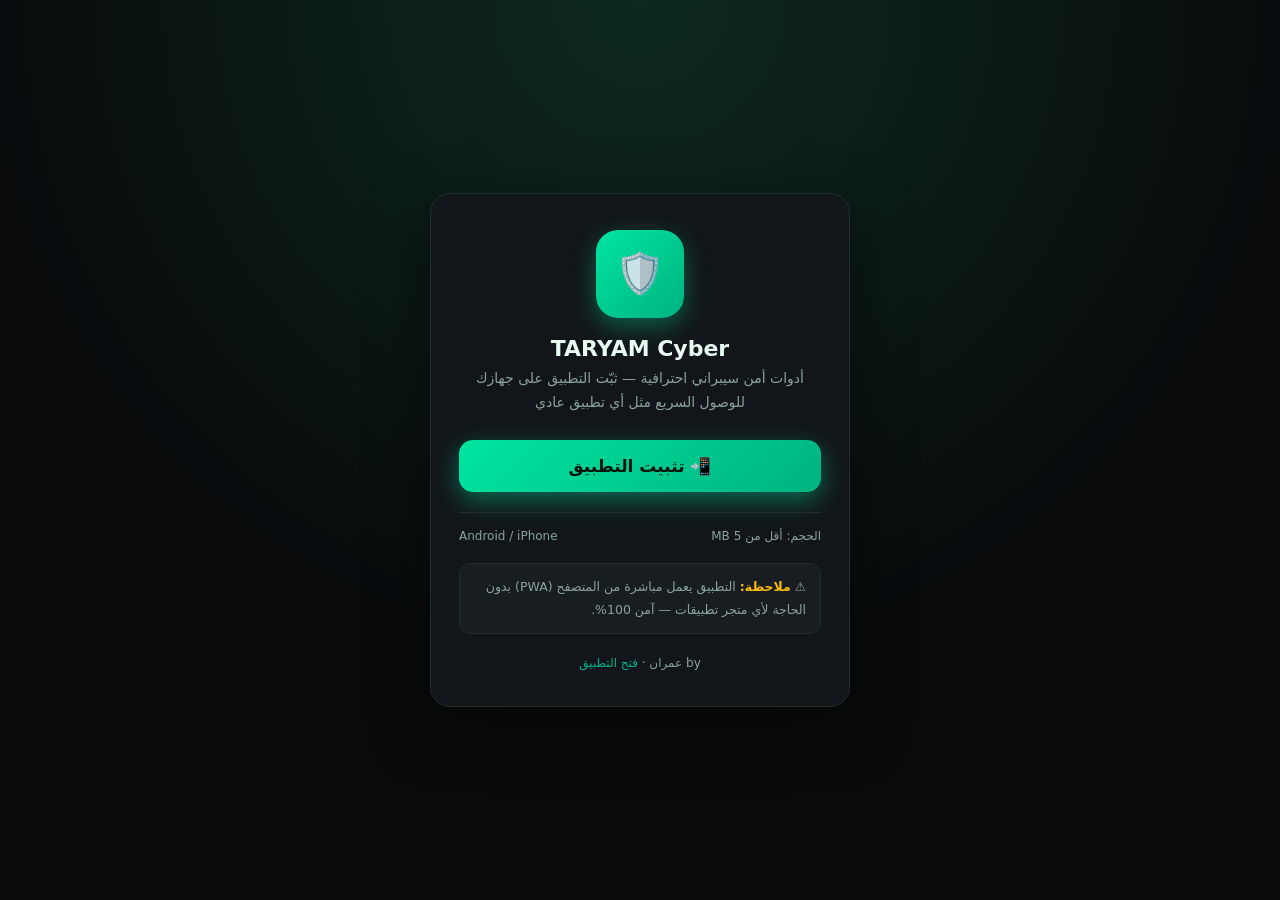
<file: download.html>
<!doctype html>
<html lang="ar" dir="rtl">
<head>
<meta charset="UTF-8" />
<meta name="viewport" content="width=device-width, initial-scale=1, viewport-fit=cover" />
<title>TARYAM Cyber - تثبيت التطبيق</title>
<meta name="theme-color" content="#00e5a0" />
<link rel="apple-touch-icon" href="icons/apple-touch-icon.png" />
<link rel="icon" href="icons/favicon-32.png" />
<link rel="manifest" href="manifest.json" />
<style>
  :root{
    --bg:#090b0d;
    --panel:#12161a;
    --panel2:#181d22;
    --border:#233029;
    --text:#e8faf1;
    --muted:#8aa39a;
    --accent:#00e5a0;
    --accent2:#00b380;
    --gold:#fbbc04;
  }
  *{box-sizing:border-box;}
  html,body{height:100%;}
  body{
    margin:0;
    background:radial-gradient(circle at 50% 0%, #0d2a20 0%, var(--bg) 60%);
    color:var(--text);
    font-family:"Segoe UI",Tahoma,"Cairo",system-ui,sans-serif;
    display:flex;
    align-items:center;
    justify-content:center;
    min-height:100vh;
    padding:20px;
  }
  .card{
    background:var(--panel);
    border:1px solid var(--border);
    border-radius:20px;
    padding:36px 28px;
    max-width:420px;
    width:100%;
    text-align:center;
    box-shadow:0 20px 60px rgba(0,0,0,.5);
  }
  .logo{
    width:88px;height:88px;border-radius:22px;
    background:linear-gradient(135deg,var(--accent),var(--accent2));
    display:flex;align-items:center;justify-content:center;
    margin:0 auto 18px;
    font-size:40px;
    box-shadow:0 8px 24px rgba(0,229,160,.35);
  }
  h1{font-size:22px;margin:0 0 6px;}
  p.sub{color:var(--muted);font-size:14px;margin:0 0 26px;line-height:1.7;}
  .btn{
    display:block;
    width:100%;
    padding:16px;
    border:none;
    border-radius:14px;
    background:linear-gradient(135deg,var(--accent),var(--accent2));
    color:#04140d;
    font-size:17px;
    font-weight:700;
    text-decoration:none;
    box-shadow:0 8px 24px rgba(0,229,160,.4);
    transition:transform .15s;
    cursor:pointer;
    font-family:inherit;
  }
  .btn:active{transform:scale(.97);}
  .meta{
    display:flex;
    justify-content:space-between;
    margin-top:20px;
    font-size:12px;
    color:var(--muted);
    border-top:1px solid var(--border);
    padding-top:16px;
  }
  .note{
    margin-top:20px;
    background:var(--panel2);
    border:1px solid var(--border);
    border-radius:12px;
    padding:12px 14px;
    font-size:12.5px;
    color:var(--muted);
    text-align:right;
    line-height:1.8;
  }
  .note b{color:var(--gold);}
  footer{
    margin-top:22px;
    font-size:12px;
    color:var(--muted);
  }
  a.link{color:var(--accent2);text-decoration:none;}
  .steps{
    display:none;
    text-align:right;
    background:var(--panel2);
    border:1px solid var(--border);
    border-radius:12px;
    padding:14px 16px;
    margin-top:16px;
    font-size:13px;
    line-height:2;
  }
  .steps.show{display:block;}
  .steps b{color:var(--accent);}
</style>
</head>
<body>
  <div class="card">
    <div class="logo">🛡️</div>
    <h1>TARYAM Cyber</h1>
    <p class="sub">أدوات أمن سيبراني احترافية — ثبّت التطبيق على جهازك للوصول السريع مثل أي تطبيق عادي</p>

    <button class="btn" id="installBtn">📲 تثبيت التطبيق</button>

    <div class="meta">
      <span>الحجم: أقل من 5 MB</span>
      <span>Android / iPhone</span>
    </div>

    <div class="steps" id="iosSteps">
      📱 <b>لأجهزة iPhone:</b><br>
      1. اضغط زر <b>المشاركة</b> ⬆️ بالمتصفح (Safari)<br>
      2. اختر <b>"إضافة إلى الشاشة الرئيسية"</b><br>
      3. اضغط <b>"إضافة"</b> — وبكذا يصير التطبيق جاهز على جهازك 🎉
    </div>

    <div class="steps" id="androidSteps">
      🤖 <b>لأجهزة أندرويد (إذا ما ظهر التثبيت تلقائي):</b><br>
      1. اضغط قائمة المتصفح <b>⋮</b><br>
      2. اختر <b>"تثبيت التطبيق"</b> أو <b>"إضافة إلى الشاشة الرئيسية"</b><br>
      3. أكّد التثبيت 🎉
    </div>

    <div class="note">
      ⚠️ <b>ملاحظة:</b> التطبيق يعمل مباشرة من المتصفح (PWA) بدون الحاجة لأي متجر تطبيقات — آمن 100%.
    </div>

    <footer>by عمران &middot; <a class="link" href="index.html">فتح التطبيق</a></footer>
  </div>

<script>
  let deferredPrompt = null;
  const installBtn = document.getElementById('installBtn');
  const iosSteps = document.getElementById('iosSteps');
  const androidSteps = document.getElementById('androidSteps');

  const isIOS = /iphone|ipad|ipod/i.test(navigator.userAgent);

  window.addEventListener('beforeinstallprompt', (e) => {
    e.preventDefault();
    deferredPrompt = e;
  });

  window.addEventListener('appinstalled', () => {
    installBtn.textContent = '✅ تم التثبيت';
    installBtn.disabled = true;
  });

  installBtn.addEventListener('click', async () => {
    if (deferredPrompt) {
      deferredPrompt.prompt();
      const { outcome } = await deferredPrompt.userChoice;
      if (outcome === 'accepted') {
        installBtn.textContent = '✅ تم التثبيت';
      }
      deferredPrompt = null;
      return;
    }
    if (isIOS) {
      iosSteps.classList.add('show');
    } else {
      androidSteps.classList.add('show');
    }
  });

  if (navigator.standalone || window.matchMedia('(display-mode: standalone)').matches) {
    installBtn.textContent = '✅ التطبيق مثبت بالفعل';
    installBtn.disabled = true;
  }
</script>
</body>
</html>
</file>
